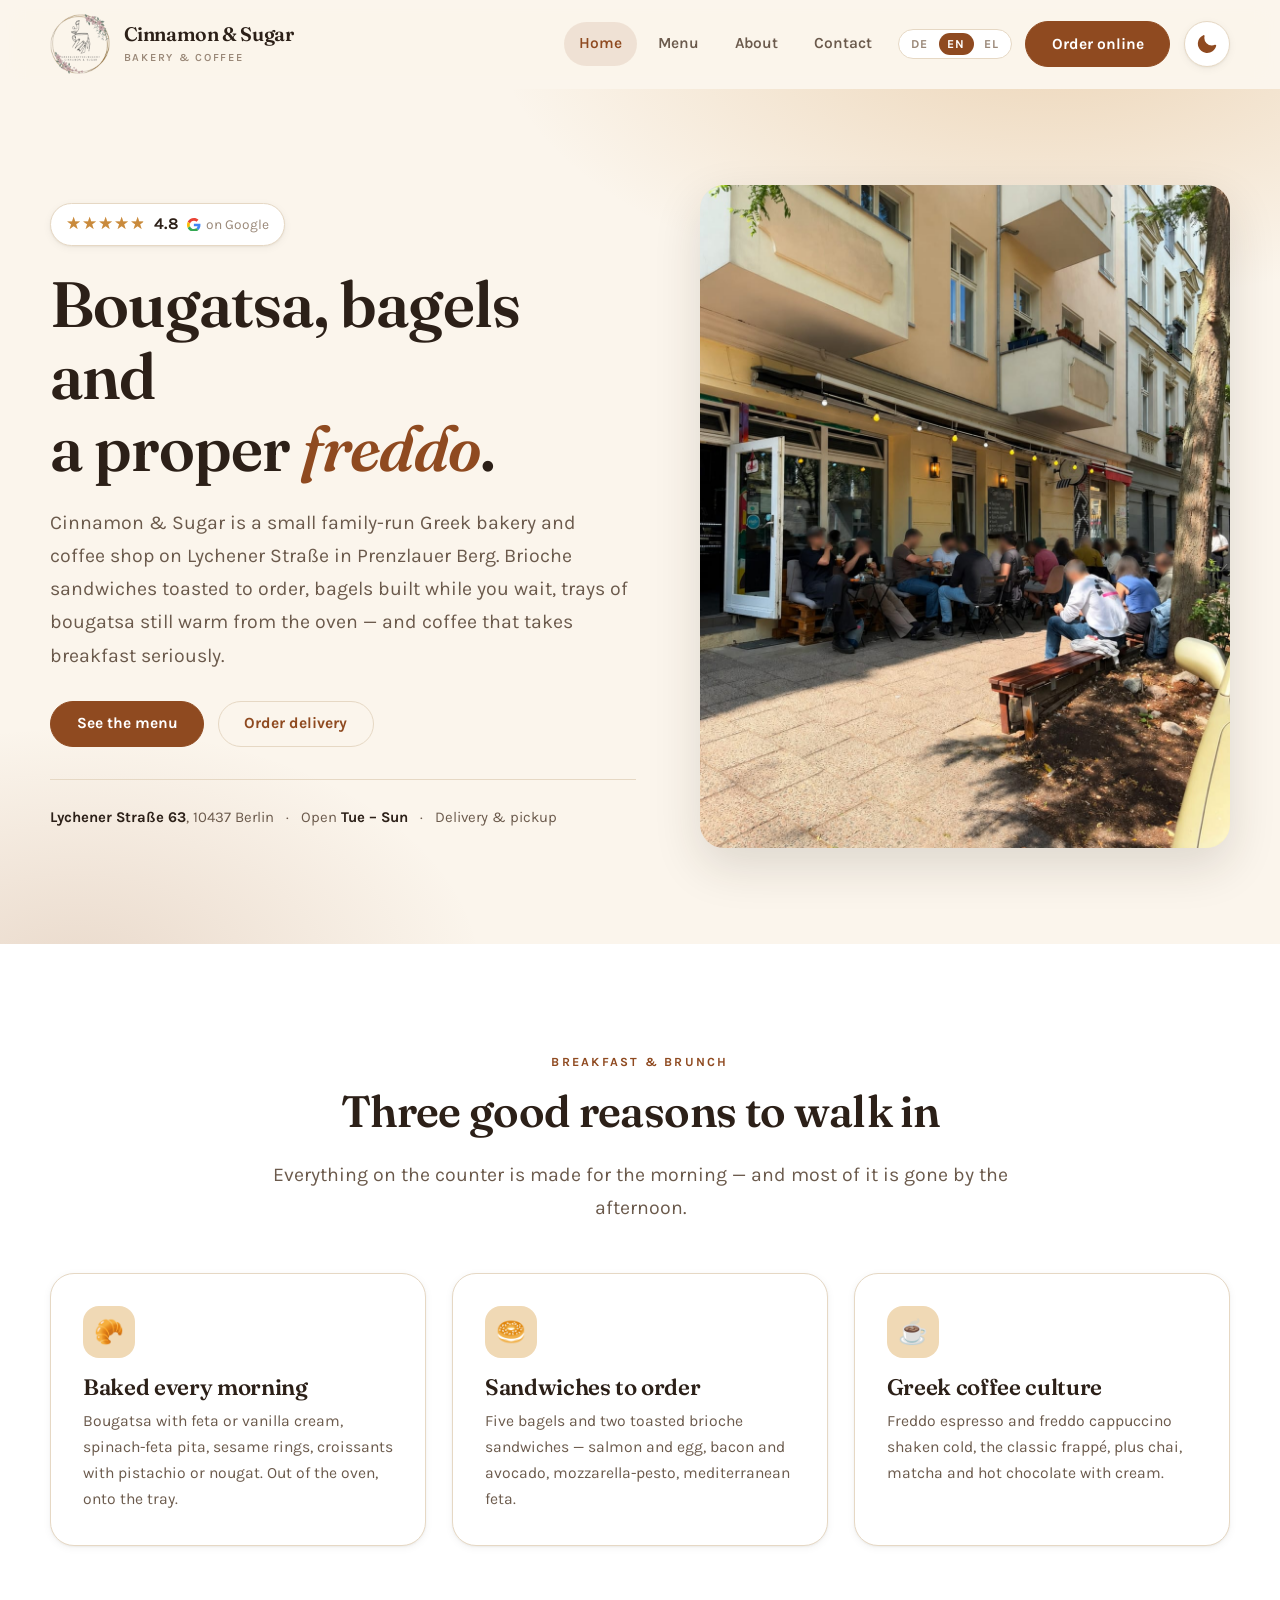
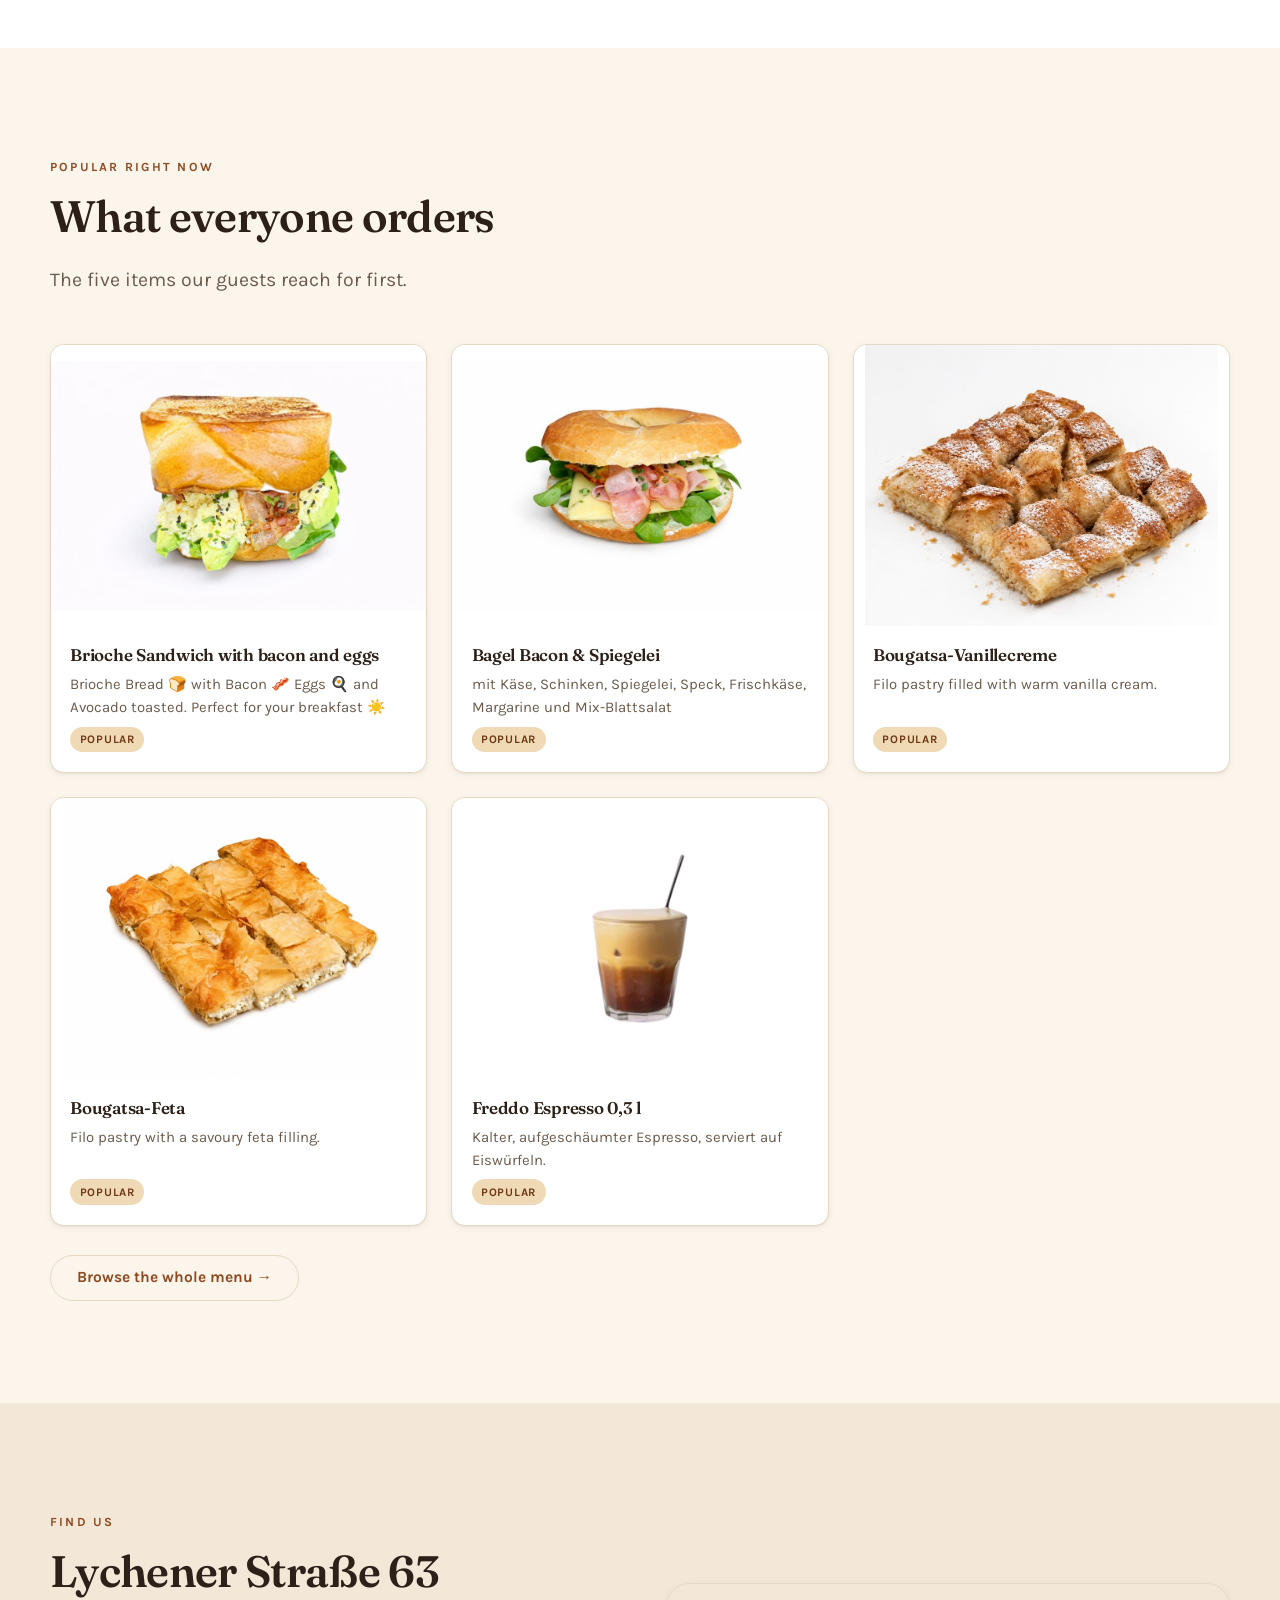
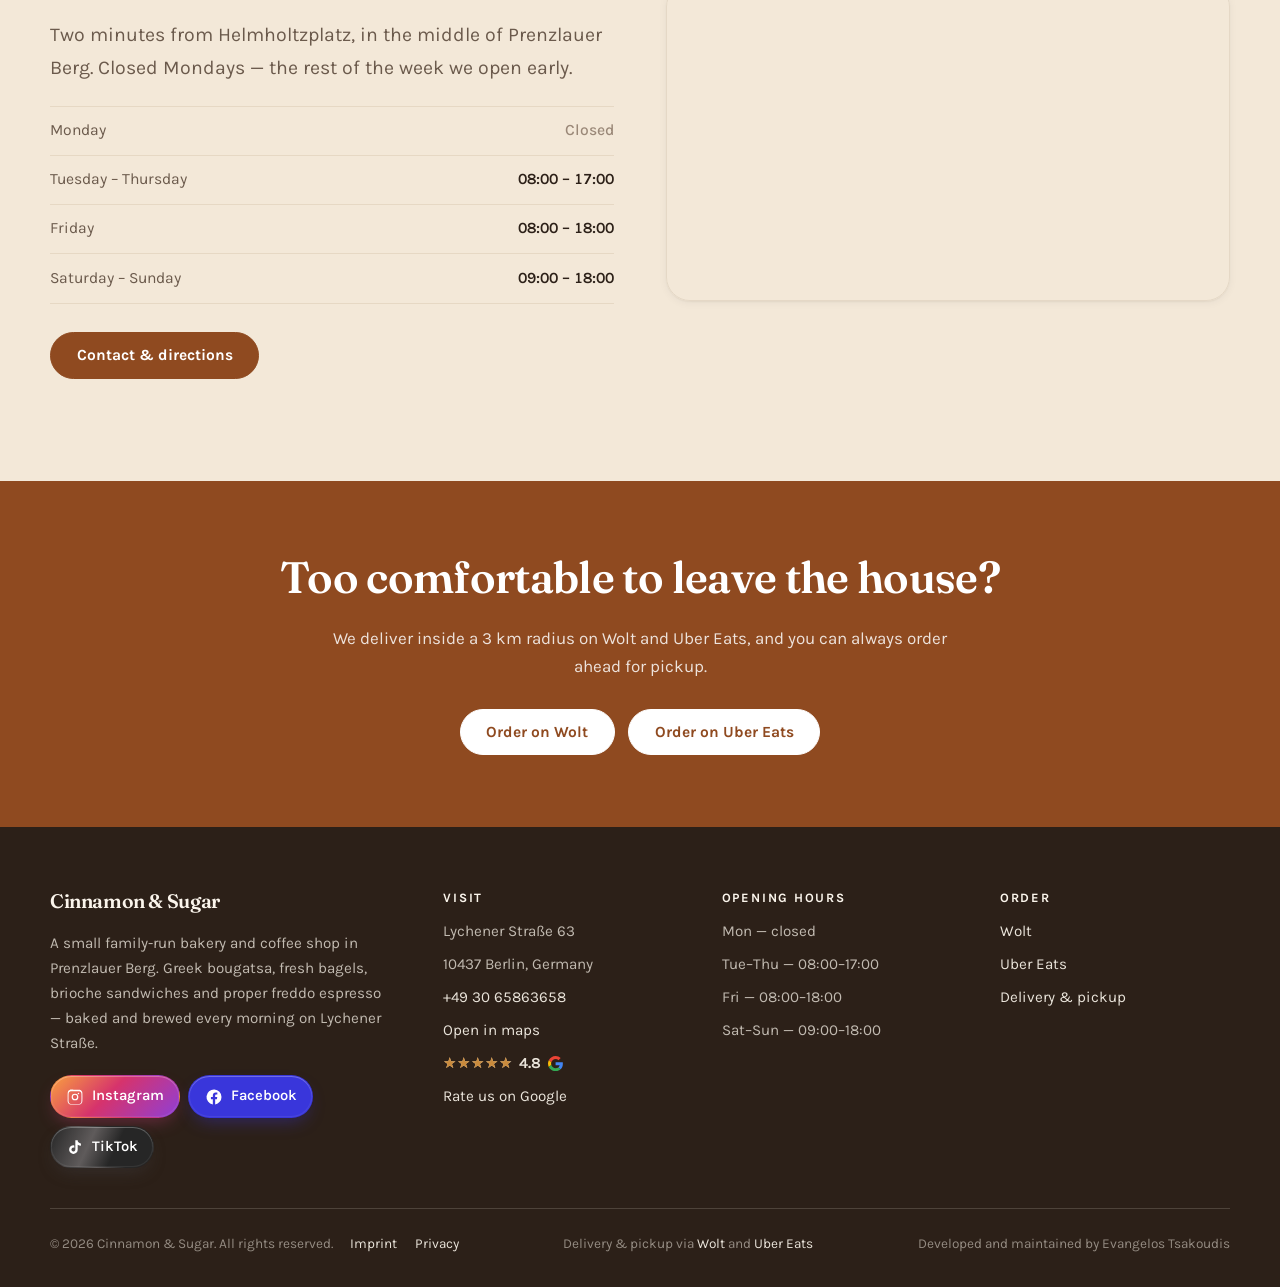
<file: index.html>
<!DOCTYPE html>
<html lang="de">
<head>
  <meta charset="utf-8">
  <meta name="viewport" content="width=device-width, initial-scale=1">

  <title>Cinnamon &amp; Sugar — Bäckerei &amp; Café in Prenzlauer Berg, Berlin</title>
  <meta name="description" content="Kleine familiengeführte griechische Bäckerei mit Café in der Lychener Straße 63, Berlin. Bougatsa, frische Bagels, Brioche-Sandwiches und Freddo Espresso, jeden Morgen frisch.">

  <link rel="canonical" href="https://cinnamon-und-sugar.de/">

  <link rel="icon" type="image/png" href="source/images/favicon.png">


  <link rel="stylesheet" href="source/css/style.css?v=23">

  <script>
    /* Set the theme before first paint. */
    (function () {
      var t = null;
      try { t = localStorage.getItem("cs-theme"); } catch (e) {}
      if (t !== "dark" && t !== "light") {
        t = "light";
        try {
          if (window.matchMedia && matchMedia("(prefers-color-scheme: dark)").matches) t = "dark";
        } catch (e) {}
      }
      document.documentElement.setAttribute("data-theme", t);
    })();
  </script>

  <!-- Cloudflare injects its analytics beacon at the edge. -->
</head>
<body>
<!-- build:content -->
<!-- Shared layout. Placeholders inside comments get substituted too — avoid. -->

<a class="skip-link" href="#main" data-i18n="base.skip-to-content">Zum Inhalt springen</a>

<!-- Sticky navbar -->
<header class="nav" id="site-nav">
  <div class="shell nav__inner">
    <a class="brand" href="/">
      <img class="brand__mark" src="source/images/logo.png" alt=""
           width="60" height="60"
           data-src-light="source/images/logo.png"
           data-src-dark="source/images/logo-dark.png">
      <span>
        <span class="brand__name" data-i18n="base.cinnamon-and-sugar">Cinnamon &amp; Sugar</span>
        <span class="brand__tag" data-i18n="base.bakery-and-coffee">Bäckerei &amp; Café</span>
      </span>
    </a>

    <button class="nav__toggle" type="button" aria-expanded="false"
            aria-controls="nav-menu" aria-label="Navigation ein- und ausblenden" data-i18n-attr="aria-label:base.toggle-navigation-menu">
        <span></span>
      </button>

    <nav class="nav__menu" id="nav-menu" aria-label="Hauptnavigation" data-i18n-attr="aria-label:base.main">
      <ul class="nav__links">
        <li><a class="nav__link" data-nav="index"   href="/" data-i18n="base.home">Start</a></li>
        <li><a class="nav__link" data-nav="menu"    href="/menu" data-i18n="base.menu">Speisekarte</a></li>
        <li><a class="nav__link" data-nav="about"   href="/about" data-i18n="base.about">Über uns</a></li>
        <li><a class="nav__link" data-nav="contact" href="/contact" data-i18n="base.contact">Kontakt</a></li>
        <li class="lang" role="group" aria-label="Sprache ändern" data-i18n-attr="aria-label:base.change-language">
          <button type="button" class="lang__btn" data-lang="de" aria-pressed="false" data-i18n="base.de">DE</button>
          <button type="button" class="lang__btn" data-lang="en" aria-pressed="false" data-i18n="base.en">EN</button>
          <button type="button" class="lang__btn" data-lang="el" aria-pressed="false" data-i18n="base.el">EL</button>
        </li>
        <li>
          <a class="btn nav__cta" href="/contact#order" data-i18n="base.order-online">Online bestellen</a>
        </li>
        <li>
          <button class="theme-toggle" type="button" aria-pressed="false"
                  aria-label="Switch to dark mode">
            <svg class="theme-toggle__icon" width="22" height="22" viewBox="0 0 24 24"
                 aria-hidden="true" focusable="false"><path d="M21.64 13a1 1 0 0 0-1.05-.14 8.05 8.05 0 0 1-3.37.73 8.15 8.15 0 0 1-8.14-8.1 8.59 8.59 0 0 1 .25-2A1 1 0 0 0 8 2.36a10.14 10.14 0 1 0 14 11.69 1 1 0 0 0-.36-1.05Z"/></svg>
          </button>
        </li>
      </ul>
    </nav>
  </div>
</header>

<!-- Page content -->
<main id="main">
  <!-- title: Cinnamon & Sugar — Bakery & Coffee in Prenzlauer Berg, Berlin -->

<!-- Hero -->
<section class="hero">
  <div class="shell hero__grid">
    <div>
      <a class="rating" href="https://www.google.com/maps/place/?q=place_id:ChIJx-7WQQdNqEcR4ydxGbEwr3Q"
         target="_blank" rel="noopener"
         aria-label="4,8 von 5 auf Google" data-i18n-attr="aria-label:common.4-8-out-of-5-on-google">
        <span class="rating__stars" data-fill="96" aria-hidden="true"></span>
        <span class="rating__score" data-i18n="common.google-score">4,8</span>
        <span class="rating__count"></span>
        <span class="rating__source"><svg class="g-mark" viewBox="0 0 48 48" aria-hidden="true" focusable="false"><path fill="#ea4335" d="M24 9.5c3.54 0 6.71 1.22 9.21 3.6l6.85-6.85C35.9 2.38 30.47 0 24 0 14.62 0 6.51 5.38 2.56 13.22l7.98 6.19C12.43 13.72 17.74 9.5 24 9.5Z"/><path fill="#4285f4" d="M46.98 24.55c0-1.57-.15-3.09-.38-4.55H24v9.02h12.94c-.58 2.96-2.26 5.48-4.78 7.18l7.73 6c4.51-4.18 7.09-10.36 7.09-17.65Z"/><path fill="#fbbc05" d="M10.53 28.59c-.48-1.45-.76-2.99-.76-4.59s.27-3.14.76-4.59l-7.98-6.19C.92 16.46 0 20.12 0 24c0 3.88.92 7.54 2.56 10.78l7.97-6.19Z"/><path fill="#34a853" d="M24 48c6.48 0 11.93-2.13 15.89-5.81l-7.73-6c-2.15 1.45-4.92 2.3-8.16 2.3-6.26 0-11.57-4.22-13.47-9.91l-7.98 6.19C6.51 42.62 14.62 48 24 48Z"/></svg><span data-i18n="common.on-google">auf Google</span></span>
      </a>

      <h1 class="hero__title" data-i18n-html="index.bougatsa-bagels-and-a-proper-freddo">Bougatsa, Bagels und<br> ein richtiger <em>Freddo</em>.</h1>

      <p class="lede" data-i18n="index.cinnamon-and-sugar-is-a-small">Cinnamon &amp; Sugar ist eine kleine familiengeführte griechische Bäckerei mit Café in der Lychener Straße in Prenzlauer Berg. Brioche-Sandwiches frisch getoastet, Bagels frisch belegt, Bleche mit Bougatsa noch warm aus dem Ofen — und Kaffee, der das Frühstück ernst nimmt.</p>

      <div class="btn-row">
        <a class="btn" href="/menu" data-i18n="common.see-the-menu">Zur Speisekarte</a>
        <a class="btn btn--ghost" href="/contact#order" data-i18n="common.order-delivery">Lieferung bestellen</a>
      </div>

      <p class="hero__meta">
        <span data-i18n-html="index.lychener-strasse-63-10437-berlin"><strong>Lychener Straße 63</strong>, 10437 Berlin</span>
        <span>·</span>
        <span data-i18n-html="index.open-tue-sun">Geöffnet <strong>Di – So</strong></span>
        <span>·</span>
        <span data-i18n="common.delivery-and-pickup">Lieferung &amp; Abholung</span>
      </p>
    </div>

    <!-- Swap the background for a real shopfront photo when you have one. -->
    <div class="hero__art item-photo" data-placeholder="Foto des Ladens" data-i18n-attr="data-placeholder:index.shopfront-photo">
      <img src="source/images/shopfront.jpg" alt="Der Laden von Cinnamon &amp; Sugar in der Lychener Straße" data-i18n-attr="alt:index.the-cinnamon-and-sugar-shopfront-on">
    </div>
  </div>
</section>

<!-- What we do -->
<section class="section section--paper">
  <div class="shell">
    <div class="section-head section-head--center">
      <span class="eyebrow" data-i18n="common.breakfast-and-brunch">Frühstück &amp; Brunch</span>
      <h2 data-i18n="index.three-good-reasons-to-walk-in">Drei gute Gründe hereinzukommen</h2>
      <p class="lede" data-i18n="index.everything-on-the-counter-is-made">Alles in der Auslage ist für den Morgen gemacht — und das meiste ist bis zum Nachmittag weg.</p>
    </div>

    <div class="grid grid--3">
      <article class="card">
        <div class="card__icon" aria-hidden="true">🥐</div>
        <h3 data-i18n="index.baked-every-morning">Jeden Morgen frisch gebacken</h3>
        <p data-i18n="index.bougatsa-with-feta-or-vanilla-cream">Bougatsa mit Feta oder Vanillecreme, Spinat-Feta-Pita, Sesamringe, Croissants mit Pistazie oder Nougat. Aus dem Ofen, direkt aufs Blech.</p>
      </article>

      <article class="card">
        <div class="card__icon" aria-hidden="true">🥯</div>
        <h3 data-i18n="index.sandwiches-to-order">Sandwiches auf Bestellung</h3>
        <p data-i18n="index.five-bagels-and-two-toasted-brioche">Fünf Bagels und zwei getoastete Brioche-Sandwiches — Lachs und Ei, Speck und Avocado, Mozzarella-Pesto, mediterran mit Feta.</p>
      </article>

      <article class="card">
        <div class="card__icon" aria-hidden="true">☕</div>
        <h3 data-i18n="index.greek-coffee-culture">Griechische Kaffeekultur</h3>
        <p data-i18n="index.freddo-espresso-and-freddo-cappuccino-shaken">Freddo Espresso und Freddo Cappuccino kalt aufgeschäumt, der klassische Frappé, dazu Chai, Matcha und heiße Schokolade mit Sahne.</p>
      </article>
    </div>
  </div>
</section>

<!-- Guest favourites -->
<section class="section">
  <div class="shell">
    <div class="section-head">
      <span class="eyebrow" data-i18n="index.popular-right-now">Gerade beliebt</span>
      <h2 data-i18n="index.what-everyone-orders">Was alle bestellen</h2>
      <p class="lede" data-i18n="index.the-five-items-our-guests-reach">Die fünf Dinge, nach denen unsere Gäste zuerst greifen.</p>
    </div>

    <div class="menu-grid">
      <article class="menu-item">
        <div class="item-photo" data-placeholder="Foto folgt" data-i18n-attr="data-placeholder:common.photo-coming-soon">
          <img src="source/images/menu/brioche-sandwich-with-bacon-and-eggs.jpg"
               alt="Brioche Sandwich with bacon and eggs" loading="lazy">
        </div>
        <div class="menu-item__body">
          <h3 class="menu-item__name">Brioche Sandwich with bacon and eggs</h3>
          <p class="menu-item__desc">Brioche Bread 🍞 with Bacon 🥓 Eggs 🍳 and Avocado toasted. Perfect for your breakfast ☀️</p>
          <span class="tag" data-i18n="common.popular">Beliebt</span>
        </div>
      </article>

      <article class="menu-item">
        <div class="item-photo" data-placeholder="Foto folgt" data-i18n-attr="data-placeholder:common.photo-coming-soon">
          <img src="source/images/menu/bagel-bacon-and-spiegelei.jpg"
               alt="Bagel Bacon &amp; Spiegelei" loading="lazy">
        </div>
        <div class="menu-item__body">
          <h3 class="menu-item__name">Bagel Bacon &amp; Spiegelei</h3>
          <p class="menu-item__desc">mit Käse, Schinken, Spiegelei, Speck, Frischkäse, Margarine und Mix-Blattsalat</p>
          <span class="tag" data-i18n="common.popular">Beliebt</span>
        </div>
      </article>

      <article class="menu-item">
        <div class="item-photo" data-placeholder="Foto folgt" data-i18n-attr="data-placeholder:common.photo-coming-soon">
          <img src="source/images/menu/bougatsa-vanillecreme.jpg"
               alt="Bougatsa-Vanillecreme" loading="lazy">
        </div>
        <div class="menu-item__body">
          <h3 class="menu-item__name">Bougatsa-Vanillecreme</h3>
          <p class="menu-item__desc">Filo pastry filled with warm vanilla cream.</p>
          <span class="tag" data-i18n="common.popular">Beliebt</span>
        </div>
      </article>

      <article class="menu-item">
        <div class="item-photo" data-placeholder="Foto folgt" data-i18n-attr="data-placeholder:common.photo-coming-soon">
          <img src="source/images/menu/bougatsa-feta.jpg"
               alt="Bougatsa-Feta" loading="lazy">
        </div>
        <div class="menu-item__body">
          <h3 class="menu-item__name">Bougatsa-Feta</h3>
          <p class="menu-item__desc">Filo pastry with a savoury feta filling.</p>
          <span class="tag" data-i18n="common.popular">Beliebt</span>
        </div>
      </article>

      <article class="menu-item">
        <div class="item-photo" data-placeholder="Foto folgt" data-i18n-attr="data-placeholder:common.photo-coming-soon">
          <img src="source/images/menu/freddo-espresso-0-3-l.jpg"
               alt="Freddo Espresso 0,3 l" loading="lazy">
        </div>
        <div class="menu-item__body">
          <h3 class="menu-item__name">Freddo Espresso 0,3 l</h3>
          <p class="menu-item__desc">Kalter, aufgeschäumter Espresso, serviert auf Eiswürfeln.</p>
          <span class="tag" data-i18n="common.popular">Beliebt</span>
        </div>
      </article>
    </div>

    <div class="btn-row">
      <a class="btn btn--ghost" href="/menu" data-i18n="index.browse-the-whole-menu">Zur ganzen Speisekarte →</a>
    </div>
  </div>
</section>

<!-- Find us -->
<section class="section section--cream">
  <div class="shell split">
    <div>
      <span class="eyebrow" data-i18n="index.find-us">So findest du uns</span>
      <h2 data-i18n="common.lychener-strasse-63">Lychener Straße 63</h2>
      <p class="lede" data-i18n="index.two-minutes-from-helmholtzplatz-in-the">Zwei Minuten vom Helmholtzplatz, mitten in Prenzlauer Berg. Montags Ruhetag — sonst öffnen wir früh.</p>

      <dl class="hours">
        <div class="hours__row hours__row--closed">
          <dt data-i18n="common.monday">Montag</dt><dd data-i18n="common.closed">Ruhetag</dd>
        </div>
        <div class="hours__row">
          <dt data-i18n="index.tuesday-thursday">Dienstag – Donnerstag</dt><dd>08:00 – 17:00</dd>
        </div>
        <div class="hours__row">
          <dt data-i18n="common.friday">Freitag</dt><dd>08:00 – 18:00</dd>
        </div>
        <div class="hours__row">
          <dt data-i18n="index.saturday-sunday">Samstag – Sonntag</dt><dd>09:00 – 18:00</dd>
        </div>
      </dl>

      <div class="btn-row">
        <a class="btn" href="/contact" data-i18n="index.contact-and-directions">Kontakt &amp; Anfahrt</a>
      </div>
    </div>

    <iframe
      class="map"
      title="Karte mit Cinnamon &amp; Sugar in der Lychener Straße 63, Berlin"
      loading="lazy"
      src="https://www.openstreetmap.org/export/embed.html?bbox=13.4132%2C52.5425%2C13.4253%2C52.5485&amp;layer=mapnik&amp;marker=52.5455117%2C13.4192466" data-i18n-attr="title:common.map-showing-cinnamon-and-sugar-at"></iframe>
  </div>
</section>

<!-- CTA -->
<section class="cta">
  <div class="shell">
    <h2 data-i18n="index.too-comfortable-to-leave-the-house">Zu gemütlich, um das Haus zu verlassen?</h2>
    <p data-i18n="index.we-deliver-inside-a-3-km">Wir liefern im Umkreis von 3 km über Wolt und Uber Eats — und du kannst jederzeit vorbestellen und abholen.</p>
    <div class="btn-row">
      <a class="btn btn--light" href="https://wolt.com/de/deu/berlin/restaurant/cinnamon-sugar"
         target="_blank" rel="noopener" data-i18n="common.order-on-wolt">Auf Wolt bestellen</a>
      <a class="btn btn--light" href="https://www.ubereats.com/de-en/store/coffee-%26-bakery-cinnamon-and-sugar/b0k5kIpiRRClQ3yqFfLjxg"
         target="_blank" rel="noopener" data-i18n="common.order-on-uber-eats">Auf Uber Eats bestellen</a>
    </div>
  </div>
</section>

</main>

<!-- Footer -->
<footer class="footer">
  <div class="shell">
    <div class="footer__grid">
      <div class="footer__brand">
        <span class="brand__name" data-i18n="base.cinnamon-and-sugar">Cinnamon &amp; Sugar</span>
        <p data-i18n="base.a-small-family-run-bakery-and">Eine kleine familiengeführte Bäckerei mit Café in Prenzlauer Berg. Griechische Bougatsa, frische Bagels, Brioche-Sandwiches und richtiger Freddo Espresso — jeden Morgen frisch gebacken und gebrüht in der Lychener Straße.</p>

        <ul class="social">
          <li class="social--brand social--instagram">
            <a href="https://www.instagram.com/greek_coffee_bakery/" target="_blank" rel="noopener"
               aria-label="Cinnamon &amp; Sugar auf Instagram" data-i18n-attr="aria-label:base.cinnamon-and-sugar-on-instagram">
              <svg viewBox="0 0 24 24" aria-hidden="true"><path d="M12 2.2c3.2 0 3.6 0 4.9.07 1.2.05 1.8.25 2.2.42.6.22 1 .48 1.4.9.43.42.7.82.92 1.4.17.42.37 1.05.42 2.24.06 1.28.07 1.66.07 4.88s0 3.6-.07 4.88c-.05 1.2-.25 1.82-.42 2.24-.22.58-.49.98-.91 1.4-.42.42-.82.69-1.4.91-.42.17-1.05.37-2.24.42-1.28.06-1.66.07-4.88.07s-3.6 0-4.88-.07c-1.2-.05-1.82-.25-2.24-.42-.58-.22-.98-.49-1.4-.91-.42-.42-.69-.82-.91-1.4-.17-.42-.37-1.05-.42-2.24C2.21 15.6 2.2 15.22 2.2 12s0-3.6.07-4.88c.05-1.2.25-1.82.42-2.24.22-.58.49-.98.91-1.4.42-.42.82-.69 1.4-.91.42-.17 1.05-.37 2.24-.42C8.4 2.21 8.8 2.2 12 2.2Zm0 1.98c-3.16 0-3.53.01-4.78.07-.9.04-1.39.19-1.71.32-.43.17-.74.37-1.06.69-.32.32-.52.63-.69 1.06-.13.32-.28.81-.32 1.71-.06 1.25-.07 1.62-.07 4.78s.01 3.53.07 4.78c.4.9.19 1.39.32 1.71.17.43.37.74.69 1.06.32.32.63.52 1.06.69.32.13.81.28 1.71.32 1.25.06 1.62.07 4.78.07s3.53-.01 4.78-.07c.9-.04 1.39-.19 1.71-.32.43-.17.74-.37 1.06-.69.32-.32.52-.63.69-1.06.13-.32.28-.81.32-1.71.06-1.25.07-1.62.07-4.78s-.01-3.53-.07-4.78c-.04-.9-.19-1.39-.32-1.71a2.85 2.85 0 0 0-.69-1.06 2.85 2.85 0 0 0-1.06-.69c-.32-.13-.81-.28-1.71-.32-1.25-.06-1.62-.07-4.78-.07Zm0 3.37a4.45 4.45 0 1 1 0 8.9 4.45 4.45 0 0 1 0-8.9Zm0 7.34a2.89 2.89 0 1 0 0-5.78 2.89 2.89 0 0 0 0 5.78Zm5.67-7.54a1.04 1.04 0 1 1-2.08 0 1.04 1.04 0 0 1 2.08 0Z"/></svg>
              Instagram
            </a>
          </li>
          <li class="social--brand social--facebook">
            <a href="https://www.facebook.com/p/Cinnamon-and-Sugar-100090695405160/" target="_blank" rel="noopener"
               aria-label="Cinnamon &amp; Sugar auf Facebook" data-i18n-attr="aria-label:base.cinnamon-and-sugar-on-facebook">
              <svg viewBox="0 0 24 24" aria-hidden="true"><path d="M22 12a10 10 0 1 0-11.56 9.88v-6.99H7.9V12h2.54V9.8c0-2.5 1.49-3.89 3.77-3.89 1.1 0 2.24.2 2.24.2v2.46h-1.26c-1.24 0-1.63.77-1.63 1.56V12h2.78l-.44 2.89h-2.34v6.99A10 10 0 0 0 22 12Z"/></svg>
              Facebook
            </a>
          </li>
          <li class="social--brand social--tiktok">
            <a href="https://www.tiktok.com/@cinnamon.and.suga8" target="_blank" rel="noopener"
               aria-label="Cinnamon &amp; Sugar auf TikTok" data-i18n-attr="aria-label:base.cinnamon-and-sugar-on-tiktok">
              <svg viewBox="0 0 24 24" aria-hidden="true"><path d="M16.6 5.82A4.28 4.28 0 0 1 15.54 3h-3.09v12.4a2.59 2.59 0 0 1-4.66 1.55 2.59 2.59 0 0 1 3.3-3.84v-3.2a5.72 5.72 0 1 0 4.51 5.59V9.01a7.35 7.35 0 0 0 4.3 1.38V7.3a4.29 4.29 0 0 1-3.3-1.48Z"/></svg>
              TikTok
            </a>
          </li>
        </ul>
      </div>

      <div>
        <h4 data-i18n="base.visit">Besuch</h4>
        <ul>
          <li data-i18n="common.lychener-strasse-63">Lychener Straße 63</li>
          <li data-i18n="base.10437-berlin-germany">10437 Berlin, Deutschland</li>
          <li><a href="tel:+493065863658">+49 30 65863658</a></li>
          <li>
            <a href="https://www.openstreetmap.org/?mlat=52.5455117&amp;mlon=13.4192466#map=18/52.5455117/13.4192466"
               target="_blank" rel="noopener" data-i18n="base.open-in-maps">In Karten öffnen</a>
          </li>
          <li class="footer-rating">
            <span class="rating__stars" data-fill="96" aria-hidden="true"></span>
            <span class="footer-rating__score" data-i18n="common.google-score">4,8</span>
            <svg class="g-mark" viewBox="0 0 48 48" aria-hidden="true" focusable="false"><path fill="#ea4335" d="M24 9.5c3.54 0 6.71 1.22 9.21 3.6l6.85-6.85C35.9 2.38 30.47 0 24 0 14.62 0 6.51 5.38 2.56 13.22l7.98 6.19C12.43 13.72 17.74 9.5 24 9.5Z"/><path fill="#4285f4" d="M46.98 24.55c0-1.57-.15-3.09-.38-4.55H24v9.02h12.94c-.58 2.96-2.26 5.48-4.78 7.18l7.73 6c4.51-4.18 7.09-10.36 7.09-17.65Z"/><path fill="#fbbc05" d="M10.53 28.59c-.48-1.45-.76-2.99-.76-4.59s.27-3.14.76-4.59l-7.98-6.19C.92 16.46 0 20.12 0 24c0 3.88.92 7.54 2.56 10.78l7.97-6.19Z"/><path fill="#34a853" d="M24 48c6.48 0 11.93-2.13 15.89-5.81l-7.73-6c-2.15 1.45-4.92 2.3-8.16 2.3-6.26 0-11.57-4.22-13.47-9.91l-7.98 6.19C6.51 42.62 14.62 48 24 48Z"/></svg>
          </li>
          <li>
            <a href="https://g.page/r/CeMncRmxMK90EBE/review" target="_blank" rel="noopener"
               data-i18n="common.rate-us-on-google">Bewerte uns auf Google</a>
          </li>
        </ul>
      </div>

      <div>
        <h4 data-i18n="common.opening-hours">Öffnungszeiten</h4>
        <ul>
          <li data-i18n="base.mon-closed">Mo — Ruhetag</li>
          <li data-i18n="base.tue-thu-08-00-17-00">Di–Do — 08:00–17:00</li>
          <li data-i18n="base.fri-08-00-18-00">Fr — 08:00–18:00</li>
          <li data-i18n="base.sat-sun-09-00-18-00">Sa–So — 09:00–18:00</li>
        </ul>
      </div>

      <div>
        <h4 data-i18n="base.order">Bestellen</h4>
        <ul>
          <li><a href="https://wolt.com/de/deu/berlin/restaurant/cinnamon-sugar" target="_blank" rel="noopener" data-i18n="common.wolt">Wolt</a></li>
          <li><a href="https://www.ubereats.com/de-en/store/coffee-%26-bakery-cinnamon-and-sugar/b0k5kIpiRRClQ3yqFfLjxg" target="_blank" rel="noopener" data-i18n="common.uber-eats">Uber Eats</a></li>
          <li><a href="/contact#order" data-i18n="common.delivery-and-pickup">Lieferung &amp; Abholung</a></li>
        </ul>
      </div>
    </div>

    <div class="footer__bar">
      <span data-i18n-skip>
        <span data-i18n="base.year-cinnamon-and-sugar-all-rights">© 2026 Cinnamon &amp; Sugar. Alle Rechte vorbehalten.</span>
        <a class="footer__legal" href="/impressum" data-i18n="base.impressum">Impressum</a>
        <a class="footer__legal" href="/datenschutz" data-i18n="base.privacy">Datenschutz</a>
      </span>
      <span data-i18n-skip>
        <span data-i18n="base.delivery-and-pickup-via">Lieferung &amp; Abholung über</span>
        <a href="https://wolt.com/de/deu/berlin/restaurant/cinnamon-sugar" target="_blank" rel="noopener" data-i18n="common.wolt">Wolt</a>
        <span data-i18n="base.and">und</span>
        <a href="https://www.ubereats.com/de-en/store/coffee-%26-bakery-cinnamon-and-sugar/b0k5kIpiRRClQ3yqFfLjxg" target="_blank" rel="noopener" data-i18n="common.uber-eats">Uber Eats</a>
      </span>
      <span data-i18n-skip>
        <span data-i18n="base.developed-and-maintained-by">Entwickelt und betreut von</span>
        Evangelos Tsakoudis
      </span>
    </div>
  </div>
</footer>

<!-- /build:content -->
  <script src="source/js/template.js?v=23" data-page="index" data-root="source/"></script>
</body>
</html>
</file>
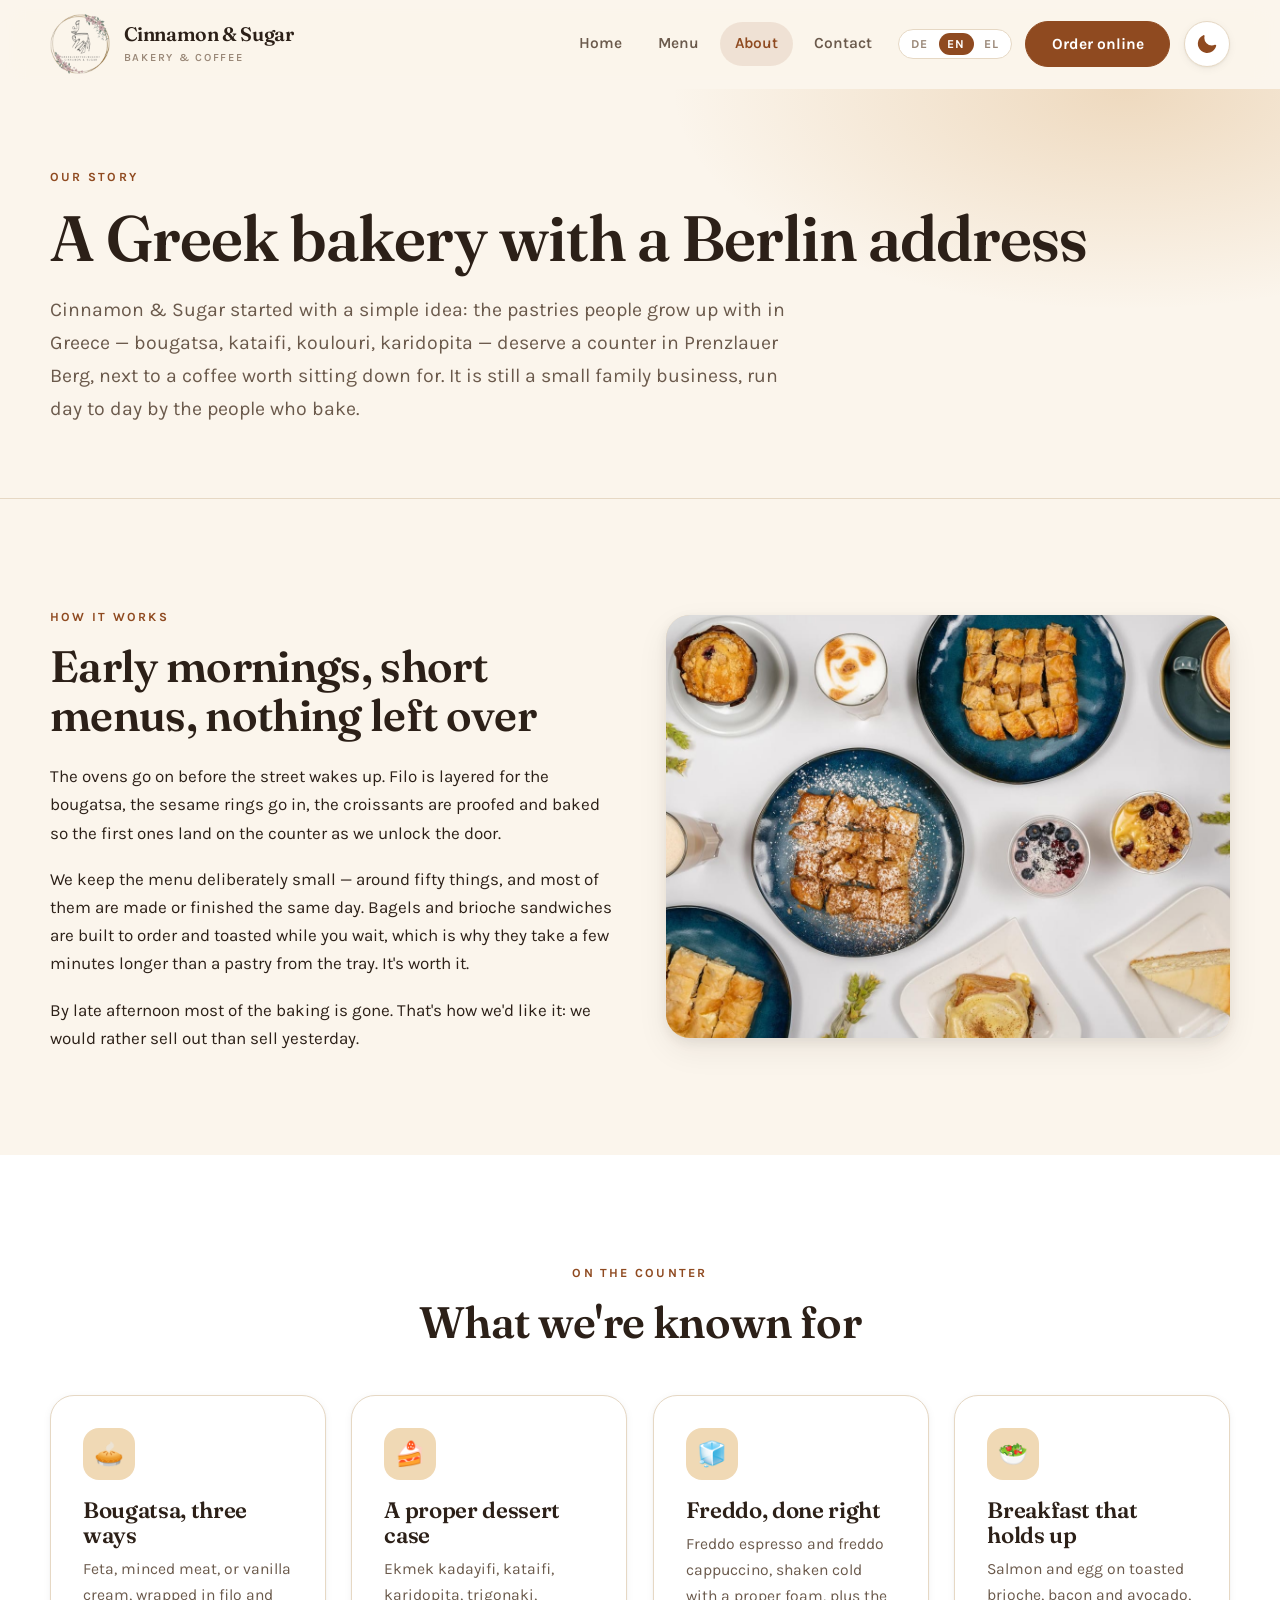
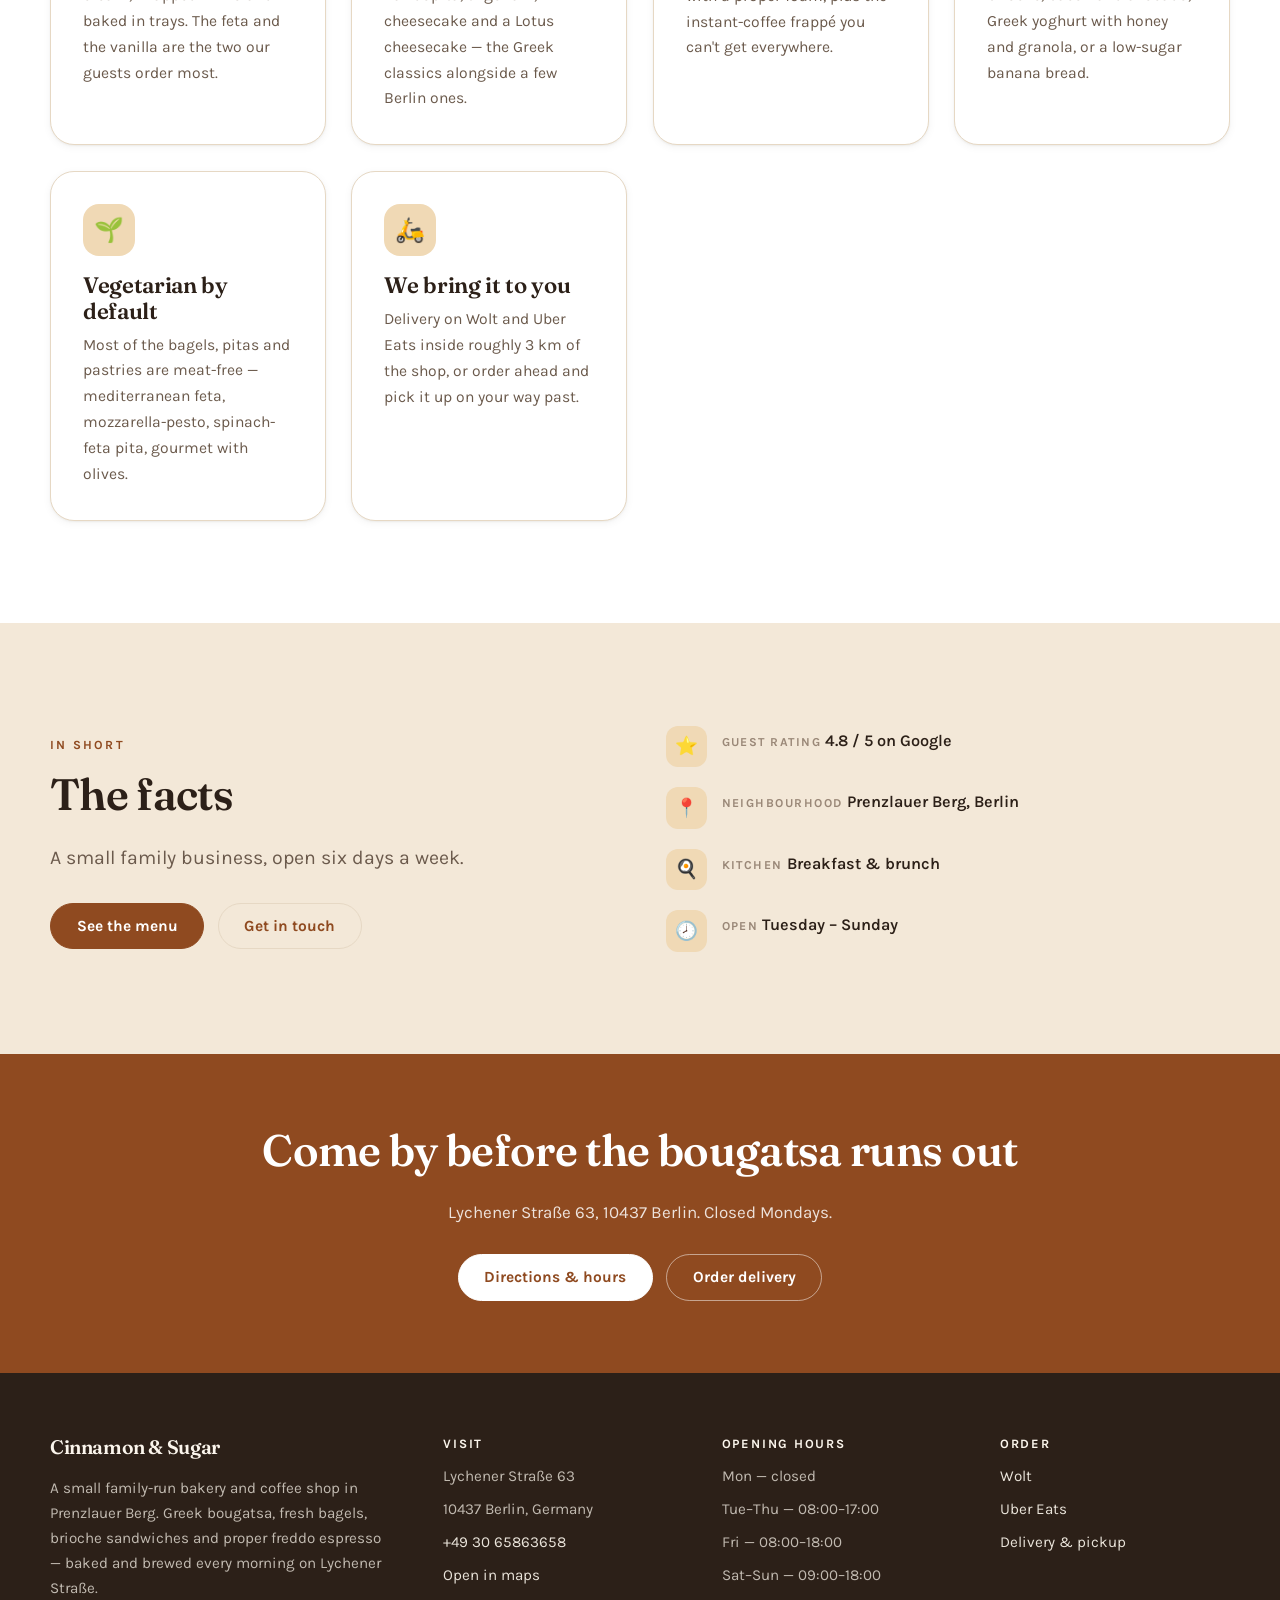
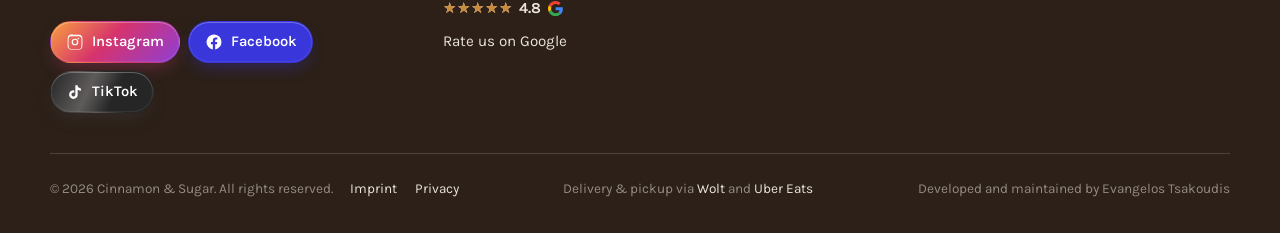
<file: about.html>
<!DOCTYPE html>
<html lang="de">
<head>
  <meta charset="utf-8">
  <meta name="viewport" content="width=device-width, initial-scale=1">

  <title>Über uns — Cinnamon &amp; Sugar</title>
  <meta name="description" content="Die Geschichte von Cinnamon &amp; Sugar, einer kleinen familiengeführten griechischen Bäckerei mit Café in Prenzlauer Berg, Berlin.">

  <link rel="canonical" href="https://cinnamon-und-sugar.de/about">

  <link rel="icon" type="image/png" href="source/images/favicon.png">


  <link rel="stylesheet" href="source/css/style.css?v=23">

  <script>
    /* Set the theme before first paint. */
    (function () {
      var t = null;
      try { t = localStorage.getItem("cs-theme"); } catch (e) {}
      if (t !== "dark" && t !== "light") {
        t = "light";
        try {
          if (window.matchMedia && matchMedia("(prefers-color-scheme: dark)").matches) t = "dark";
        } catch (e) {}
      }
      document.documentElement.setAttribute("data-theme", t);
    })();
  </script>

  <!-- Cloudflare injects its analytics beacon at the edge. -->
</head>
<body>
<!-- build:content -->
<!-- Shared layout. Placeholders inside comments get substituted too — avoid. -->

<a class="skip-link" href="#main" data-i18n="base.skip-to-content">Zum Inhalt springen</a>

<!-- Sticky navbar -->
<header class="nav" id="site-nav">
  <div class="shell nav__inner">
    <a class="brand" href="/">
      <img class="brand__mark" src="source/images/logo.png" alt=""
           width="60" height="60"
           data-src-light="source/images/logo.png"
           data-src-dark="source/images/logo-dark.png">
      <span>
        <span class="brand__name" data-i18n="base.cinnamon-and-sugar">Cinnamon &amp; Sugar</span>
        <span class="brand__tag" data-i18n="base.bakery-and-coffee">Bäckerei &amp; Café</span>
      </span>
    </a>

    <button class="nav__toggle" type="button" aria-expanded="false"
            aria-controls="nav-menu" aria-label="Navigation ein- und ausblenden" data-i18n-attr="aria-label:base.toggle-navigation-menu">
        <span></span>
      </button>

    <nav class="nav__menu" id="nav-menu" aria-label="Hauptnavigation" data-i18n-attr="aria-label:base.main">
      <ul class="nav__links">
        <li><a class="nav__link" data-nav="index"   href="/" data-i18n="base.home">Start</a></li>
        <li><a class="nav__link" data-nav="menu"    href="/menu" data-i18n="base.menu">Speisekarte</a></li>
        <li><a class="nav__link" data-nav="about"   href="/about" data-i18n="base.about">Über uns</a></li>
        <li><a class="nav__link" data-nav="contact" href="/contact" data-i18n="base.contact">Kontakt</a></li>
        <li class="lang" role="group" aria-label="Sprache ändern" data-i18n-attr="aria-label:base.change-language">
          <button type="button" class="lang__btn" data-lang="de" aria-pressed="false" data-i18n="base.de">DE</button>
          <button type="button" class="lang__btn" data-lang="en" aria-pressed="false" data-i18n="base.en">EN</button>
          <button type="button" class="lang__btn" data-lang="el" aria-pressed="false" data-i18n="base.el">EL</button>
        </li>
        <li>
          <a class="btn nav__cta" href="/contact#order" data-i18n="base.order-online">Online bestellen</a>
        </li>
        <li>
          <button class="theme-toggle" type="button" aria-pressed="false"
                  aria-label="Switch to dark mode">
            <svg class="theme-toggle__icon" width="22" height="22" viewBox="0 0 24 24"
                 aria-hidden="true" focusable="false"><path d="M21.64 13a1 1 0 0 0-1.05-.14 8.05 8.05 0 0 1-3.37.73 8.15 8.15 0 0 1-8.14-8.1 8.59 8.59 0 0 1 .25-2A1 1 0 0 0 8 2.36a10.14 10.14 0 1 0 14 11.69 1 1 0 0 0-.36-1.05Z"/></svg>
          </button>
        </li>
      </ul>
    </nav>
  </div>
</header>

<!-- Page content -->
<main id="main">
  <!-- title: About — Cinnamon & Sugar -->

<section class="banner">
  <div class="shell">
    <span class="eyebrow" data-i18n="about.our-story">Unsere Geschichte</span>
    <h1 data-i18n="about.a-greek-bakery-with-a-berlin">Eine griechische Bäckerei mit Berliner Adresse</h1>
    <p class="lede" data-i18n="about.cinnamon-and-sugar-started-with-a">Cinnamon &amp; Sugar begann mit einer einfachen Idee: Das Gebäck, mit dem man in Griechenland aufwächst — Bougatsa, Kataifi, Koulouri, Karidopita — verdient eine Theke in Prenzlauer Berg, dazu einen Kaffee, für den man sich hinsetzt. Bis heute ist es ein kleiner Familienbetrieb, geführt von den Menschen, die selbst backen.</p>
  </div>
</section>

<!-- Story -->
<section class="section">
  <div class="shell split">
    <div>
      <span class="eyebrow" data-i18n="about.how-it-works">Wie es läuft</span>
      <h2 data-i18n="about.early-mornings-short-menus-nothing-left">Frühe Morgen, kleine Karte, nichts bleibt übrig</h2>
      <p data-i18n="about.the-ovens-go-on-before-the">Die Öfen gehen an, bevor die Straße wach wird. Der Filoteig wird für die Bougatsa geschichtet, die Sesamringe kommen hinein, die Croissants gehen auf und werden gebacken — damit die ersten auf der Theke liegen, wenn wir aufschließen.</p>
      <p data-i18n="about.we-keep-the-menu-deliberately-small">Wir halten die Karte bewusst klein — rund fünfzig Dinge, die meisten davon am selben Tag gemacht oder fertiggestellt. Bagels und Brioche-Sandwiches werden frisch belegt und getoastet; deshalb dauern sie ein paar Minuten länger als ein Gebäck vom Blech. Es lohnt sich.</p>
      <p data-i18n="about.by-late-afternoon-most-of-the">Am späten Nachmittag ist das meiste Gebäck weg. Genau so soll es sein: lieber ausverkauft als von gestern.</p>
    </div>

    <!-- Replace with a photo of the counter or the bakers at work. -->
    <div class="frame item-photo" data-placeholder="Foto der Backstube" data-i18n-attr="data-placeholder:about.bakery-photo">
      <img src="source/images/bakery.jpg" alt="In der Backstube von Cinnamon &amp; Sugar" data-i18n-attr="alt:about.inside-the-cinnamon-and-sugar-bakery">
    </div>
  </div>
</section>

<!-- What we're known for -->
<section class="section section--paper">
  <div class="shell">
    <div class="section-head section-head--center">
      <span class="eyebrow" data-i18n="about.on-the-counter">In der Auslage</span>
      <h2 data-i18n="about.what-we-re-known-for">Wofür man uns kennt</h2>
    </div>

    <div class="grid grid--3">
      <article class="card">
        <div class="card__icon" aria-hidden="true">🥧</div>
        <h3 data-i18n="about.bougatsa-three-ways">Bougatsa, dreierlei</h3>
        <p data-i18n="about.feta-minced-meat-or-vanilla-cream">Feta, Hackfleisch oder Vanillecreme, in Filoteig gewickelt und im Blech gebacken. Feta und Vanille bestellen unsere Gäste am häufigsten.</p>
      </article>

      <article class="card">
        <div class="card__icon" aria-hidden="true">🍰</div>
        <h3 data-i18n="about.a-proper-dessert-case">Eine richtige Kuchentheke</h3>
        <p data-i18n="about.ekmek-kadayifi-kataifi-karidopita-trigonaki-cheesecake">Ekmek Kadayifi, Kataifi, Karidopita, Trigonaki, Cheesecake und ein Lotus-Cheesecake — die griechischen Klassiker neben ein paar Berliner Kuchen.</p>
      </article>

      <article class="card">
        <div class="card__icon" aria-hidden="true">🧊</div>
        <h3 data-i18n="about.freddo-done-right">Freddo, richtig gemacht</h3>
        <p data-i18n="about.freddo-espresso-and-freddo-cappuccino-shaken">Freddo Espresso und Freddo Cappuccino, kalt aufgeschäumt mit richtigem Schaum, dazu der klassische Frappé, den es nicht überall gibt.</p>
      </article>

      <article class="card">
        <div class="card__icon" aria-hidden="true">🥗</div>
        <h3 data-i18n="about.breakfast-that-holds-up">Frühstück, das satt macht</h3>
        <p data-i18n="about.salmon-and-egg-on-toasted-brioche">Lachs und Ei auf getoastetem Brioche, Speck und Avocado, griechischer Joghurt mit Honig und Granola oder ein zuckerarmes Bananenbrot.</p>
      </article>

      <article class="card">
        <div class="card__icon" aria-hidden="true">🌱</div>
        <h3 data-i18n="about.vegetarian-by-default">Vegetarisch als Standard</h3>
        <p data-i18n="about.most-of-the-bagels-pitas-and">Die meisten Bagels, Pitas und Gebäcke sind fleischfrei — mediterran mit Feta, Mozzarella-Pesto, Spinat-Feta-Pita, Gourmet mit Oliven.</p>
      </article>

      <article class="card">
        <div class="card__icon" aria-hidden="true">🛵</div>
        <h3 data-i18n="about.we-bring-it-to-you">Wir bringen es dir</h3>
        <p data-i18n="about.delivery-on-wolt-and-uber-eats">Lieferung über Wolt und Uber Eats im Umkreis von rund 3 km, oder vorbestellen und im Vorbeigehen abholen.</p>
      </article>
    </div>
  </div>
</section>

<!-- Numbers -->
<section class="section section--cream">
  <div class="shell split">
    <div>
      <span class="eyebrow" data-i18n="about.in-short">Kurz gesagt</span>
      <h2 data-i18n="about.the-facts">Die Fakten</h2>
      <p class="lede" data-i18n="about.a-small-family-business-open-six">Ein kleiner Familienbetrieb, sechs Tage die Woche geöffnet.</p>
      <div class="btn-row">
        <a class="btn" href="/menu" data-i18n="common.see-the-menu">Zur Speisekarte</a>
        <a class="btn btn--ghost" href="/contact" data-i18n="about.get-in-touch">Kontakt aufnehmen</a>
      </div>
    </div>

    <ul class="detail-list">
      <li>
        <span class="ico" aria-hidden="true">⭐</span>
        <div>
          <span class="label" data-i18n="about.guest-rating">Gästebewertung</span>
          <span class="value" data-i18n="about.4-8-5-on-google">4,8 / 5 auf Google</span>
        </div>
      </li>
      <li>
        <span class="ico" aria-hidden="true">📍</span>
        <div>
          <span class="label" data-i18n="about.neighbourhood">Kiez</span>
          <span class="value" data-i18n="about.prenzlauer-berg-berlin">Prenzlauer Berg, Berlin</span>
        </div>
      </li>
      <li>
        <span class="ico" aria-hidden="true">🍳</span>
        <div>
          <span class="label" data-i18n="about.kitchen">Küche</span>
          <span class="value" data-i18n="common.breakfast-and-brunch">Frühstück &amp; Brunch</span>
        </div>
      </li>
      <li>
        <span class="ico" aria-hidden="true">🕗</span>
        <div>
          <span class="label" data-i18n="about.open">Geöffnet</span>
          <span class="value" data-i18n="about.tuesday-sunday">Dienstag – Sonntag</span>
        </div>
      </li>
    </ul>
  </div>
</section>

<section class="cta">
  <div class="shell">
    <h2 data-i18n="about.come-by-before-the-bougatsa-runs">Komm vorbei, bevor die Bougatsa alle ist</h2>
    <p data-i18n="about.lychener-strasse-63-10437-berlin-closed">Lychener Straße 63, 10437 Berlin. Montags Ruhetag.</p>
    <div class="btn-row">
      <a class="btn btn--light" href="/contact" data-i18n="about.directions-and-hours">Anfahrt &amp; Öffnungszeiten</a>
      <a class="btn btn--ghost" href="/contact#order" data-i18n="common.order-delivery">Lieferung bestellen</a>
    </div>
  </div>
</section>

</main>

<!-- Footer -->
<footer class="footer">
  <div class="shell">
    <div class="footer__grid">
      <div class="footer__brand">
        <span class="brand__name" data-i18n="base.cinnamon-and-sugar">Cinnamon &amp; Sugar</span>
        <p data-i18n="base.a-small-family-run-bakery-and">Eine kleine familiengeführte Bäckerei mit Café in Prenzlauer Berg. Griechische Bougatsa, frische Bagels, Brioche-Sandwiches und richtiger Freddo Espresso — jeden Morgen frisch gebacken und gebrüht in der Lychener Straße.</p>

        <ul class="social">
          <li class="social--brand social--instagram">
            <a href="https://www.instagram.com/greek_coffee_bakery/" target="_blank" rel="noopener"
               aria-label="Cinnamon &amp; Sugar auf Instagram" data-i18n-attr="aria-label:base.cinnamon-and-sugar-on-instagram">
              <svg viewBox="0 0 24 24" aria-hidden="true"><path d="M12 2.2c3.2 0 3.6 0 4.9.07 1.2.05 1.8.25 2.2.42.6.22 1 .48 1.4.9.43.42.7.82.92 1.4.17.42.37 1.05.42 2.24.06 1.28.07 1.66.07 4.88s0 3.6-.07 4.88c-.05 1.2-.25 1.82-.42 2.24-.22.58-.49.98-.91 1.4-.42.42-.82.69-1.4.91-.42.17-1.05.37-2.24.42-1.28.06-1.66.07-4.88.07s-3.6 0-4.88-.07c-1.2-.05-1.82-.25-2.24-.42-.58-.22-.98-.49-1.4-.91-.42-.42-.69-.82-.91-1.4-.17-.42-.37-1.05-.42-2.24C2.21 15.6 2.2 15.22 2.2 12s0-3.6.07-4.88c.05-1.2.25-1.82.42-2.24.22-.58.49-.98.91-1.4.42-.42.82-.69 1.4-.91.42-.17 1.05-.37 2.24-.42C8.4 2.21 8.8 2.2 12 2.2Zm0 1.98c-3.16 0-3.53.01-4.78.07-.9.04-1.39.19-1.71.32-.43.17-.74.37-1.06.69-.32.32-.52.63-.69 1.06-.13.32-.28.81-.32 1.71-.06 1.25-.07 1.62-.07 4.78s.01 3.53.07 4.78c.4.9.19 1.39.32 1.71.17.43.37.74.69 1.06.32.32.63.52 1.06.69.32.13.81.28 1.71.32 1.25.06 1.62.07 4.78.07s3.53-.01 4.78-.07c.9-.04 1.39-.19 1.71-.32.43-.17.74-.37 1.06-.69.32-.32.52-.63.69-1.06.13-.32.28-.81.32-1.71.06-1.25.07-1.62.07-4.78s-.01-3.53-.07-4.78c-.04-.9-.19-1.39-.32-1.71a2.85 2.85 0 0 0-.69-1.06 2.85 2.85 0 0 0-1.06-.69c-.32-.13-.81-.28-1.71-.32-1.25-.06-1.62-.07-4.78-.07Zm0 3.37a4.45 4.45 0 1 1 0 8.9 4.45 4.45 0 0 1 0-8.9Zm0 7.34a2.89 2.89 0 1 0 0-5.78 2.89 2.89 0 0 0 0 5.78Zm5.67-7.54a1.04 1.04 0 1 1-2.08 0 1.04 1.04 0 0 1 2.08 0Z"/></svg>
              Instagram
            </a>
          </li>
          <li class="social--brand social--facebook">
            <a href="https://www.facebook.com/p/Cinnamon-and-Sugar-100090695405160/" target="_blank" rel="noopener"
               aria-label="Cinnamon &amp; Sugar auf Facebook" data-i18n-attr="aria-label:base.cinnamon-and-sugar-on-facebook">
              <svg viewBox="0 0 24 24" aria-hidden="true"><path d="M22 12a10 10 0 1 0-11.56 9.88v-6.99H7.9V12h2.54V9.8c0-2.5 1.49-3.89 3.77-3.89 1.1 0 2.24.2 2.24.2v2.46h-1.26c-1.24 0-1.63.77-1.63 1.56V12h2.78l-.44 2.89h-2.34v6.99A10 10 0 0 0 22 12Z"/></svg>
              Facebook
            </a>
          </li>
          <li class="social--brand social--tiktok">
            <a href="https://www.tiktok.com/@cinnamon.and.suga8" target="_blank" rel="noopener"
               aria-label="Cinnamon &amp; Sugar auf TikTok" data-i18n-attr="aria-label:base.cinnamon-and-sugar-on-tiktok">
              <svg viewBox="0 0 24 24" aria-hidden="true"><path d="M16.6 5.82A4.28 4.28 0 0 1 15.54 3h-3.09v12.4a2.59 2.59 0 0 1-4.66 1.55 2.59 2.59 0 0 1 3.3-3.84v-3.2a5.72 5.72 0 1 0 4.51 5.59V9.01a7.35 7.35 0 0 0 4.3 1.38V7.3a4.29 4.29 0 0 1-3.3-1.48Z"/></svg>
              TikTok
            </a>
          </li>
        </ul>
      </div>

      <div>
        <h4 data-i18n="base.visit">Besuch</h4>
        <ul>
          <li data-i18n="common.lychener-strasse-63">Lychener Straße 63</li>
          <li data-i18n="base.10437-berlin-germany">10437 Berlin, Deutschland</li>
          <li><a href="tel:+493065863658">+49 30 65863658</a></li>
          <li>
            <a href="https://www.openstreetmap.org/?mlat=52.5455117&amp;mlon=13.4192466#map=18/52.5455117/13.4192466"
               target="_blank" rel="noopener" data-i18n="base.open-in-maps">In Karten öffnen</a>
          </li>
          <li class="footer-rating">
            <span class="rating__stars" data-fill="96" aria-hidden="true"></span>
            <span class="footer-rating__score" data-i18n="common.google-score">4,8</span>
            <svg class="g-mark" viewBox="0 0 48 48" aria-hidden="true" focusable="false"><path fill="#ea4335" d="M24 9.5c3.54 0 6.71 1.22 9.21 3.6l6.85-6.85C35.9 2.38 30.47 0 24 0 14.62 0 6.51 5.38 2.56 13.22l7.98 6.19C12.43 13.72 17.74 9.5 24 9.5Z"/><path fill="#4285f4" d="M46.98 24.55c0-1.57-.15-3.09-.38-4.55H24v9.02h12.94c-.58 2.96-2.26 5.48-4.78 7.18l7.73 6c4.51-4.18 7.09-10.36 7.09-17.65Z"/><path fill="#fbbc05" d="M10.53 28.59c-.48-1.45-.76-2.99-.76-4.59s.27-3.14.76-4.59l-7.98-6.19C.92 16.46 0 20.12 0 24c0 3.88.92 7.54 2.56 10.78l7.97-6.19Z"/><path fill="#34a853" d="M24 48c6.48 0 11.93-2.13 15.89-5.81l-7.73-6c-2.15 1.45-4.92 2.3-8.16 2.3-6.26 0-11.57-4.22-13.47-9.91l-7.98 6.19C6.51 42.62 14.62 48 24 48Z"/></svg>
          </li>
          <li>
            <a href="https://g.page/r/CeMncRmxMK90EBE/review" target="_blank" rel="noopener"
               data-i18n="common.rate-us-on-google">Bewerte uns auf Google</a>
          </li>
        </ul>
      </div>

      <div>
        <h4 data-i18n="common.opening-hours">Öffnungszeiten</h4>
        <ul>
          <li data-i18n="base.mon-closed">Mo — Ruhetag</li>
          <li data-i18n="base.tue-thu-08-00-17-00">Di–Do — 08:00–17:00</li>
          <li data-i18n="base.fri-08-00-18-00">Fr — 08:00–18:00</li>
          <li data-i18n="base.sat-sun-09-00-18-00">Sa–So — 09:00–18:00</li>
        </ul>
      </div>

      <div>
        <h4 data-i18n="base.order">Bestellen</h4>
        <ul>
          <li><a href="https://wolt.com/de/deu/berlin/restaurant/cinnamon-sugar" target="_blank" rel="noopener" data-i18n="common.wolt">Wolt</a></li>
          <li><a href="https://www.ubereats.com/de-en/store/coffee-%26-bakery-cinnamon-and-sugar/b0k5kIpiRRClQ3yqFfLjxg" target="_blank" rel="noopener" data-i18n="common.uber-eats">Uber Eats</a></li>
          <li><a href="/contact#order" data-i18n="common.delivery-and-pickup">Lieferung &amp; Abholung</a></li>
        </ul>
      </div>
    </div>

    <div class="footer__bar">
      <span data-i18n-skip>
        <span data-i18n="base.year-cinnamon-and-sugar-all-rights">© 2026 Cinnamon &amp; Sugar. Alle Rechte vorbehalten.</span>
        <a class="footer__legal" href="/impressum" data-i18n="base.impressum">Impressum</a>
        <a class="footer__legal" href="/datenschutz" data-i18n="base.privacy">Datenschutz</a>
      </span>
      <span data-i18n-skip>
        <span data-i18n="base.delivery-and-pickup-via">Lieferung &amp; Abholung über</span>
        <a href="https://wolt.com/de/deu/berlin/restaurant/cinnamon-sugar" target="_blank" rel="noopener" data-i18n="common.wolt">Wolt</a>
        <span data-i18n="base.and">und</span>
        <a href="https://www.ubereats.com/de-en/store/coffee-%26-bakery-cinnamon-and-sugar/b0k5kIpiRRClQ3yqFfLjxg" target="_blank" rel="noopener" data-i18n="common.uber-eats">Uber Eats</a>
      </span>
      <span data-i18n-skip>
        <span data-i18n="base.developed-and-maintained-by">Entwickelt und betreut von</span>
        Evangelos Tsakoudis
      </span>
    </div>
  </div>
</footer>

<!-- /build:content -->
  <script src="source/js/template.js?v=23" data-page="about" data-root="source/"></script>
</body>
</html>
</file>
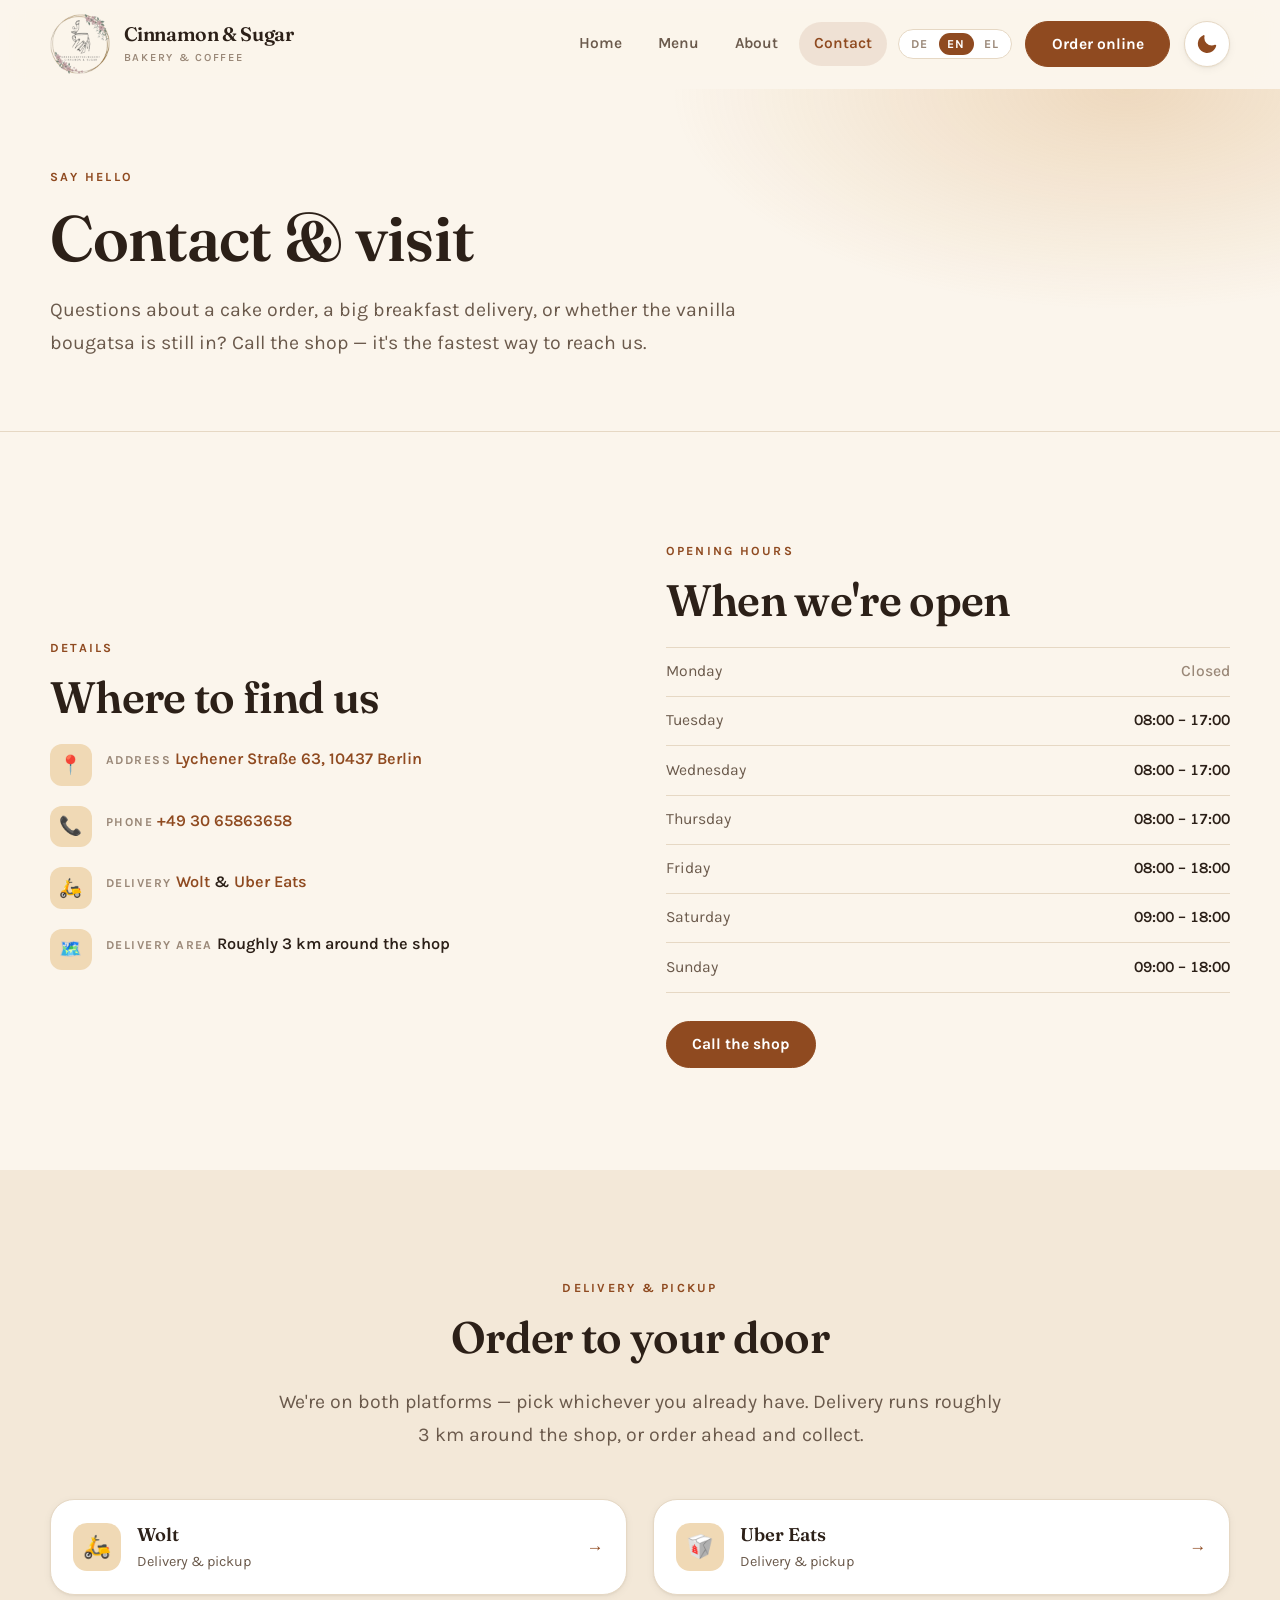
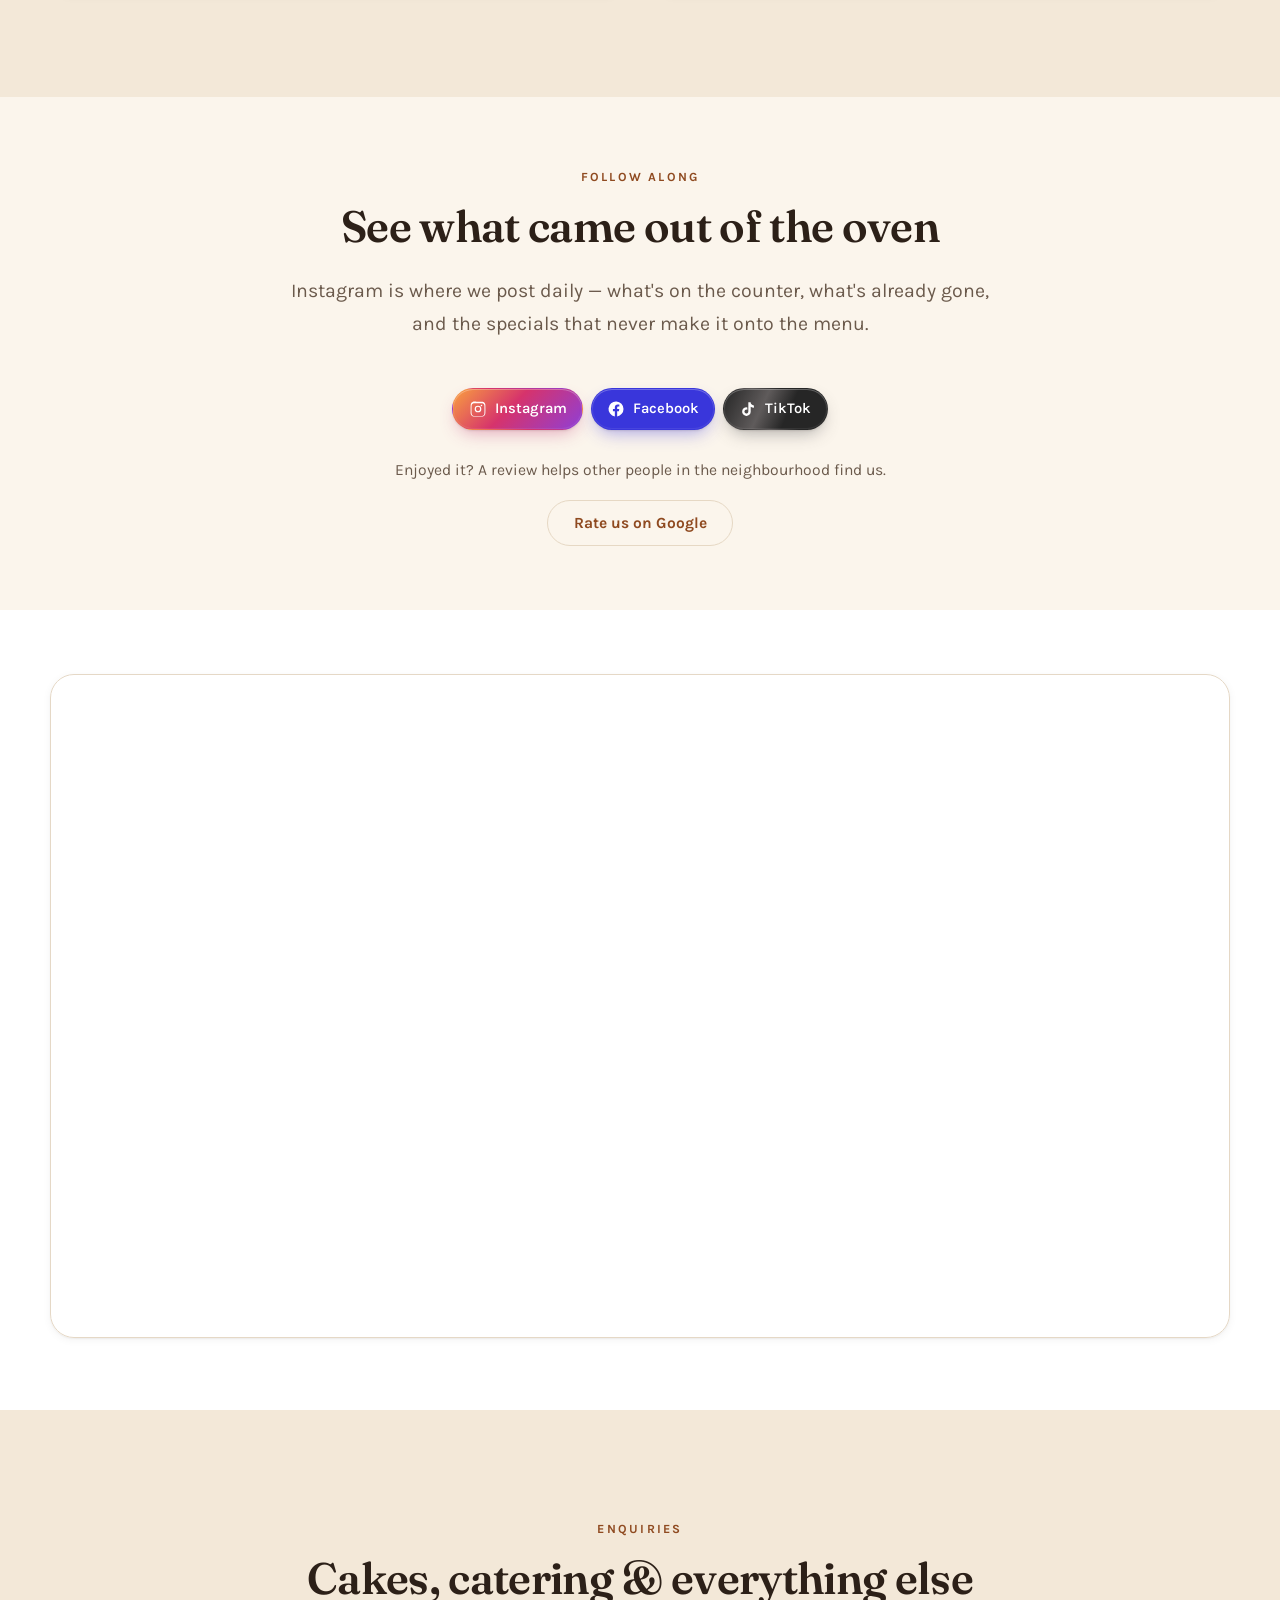
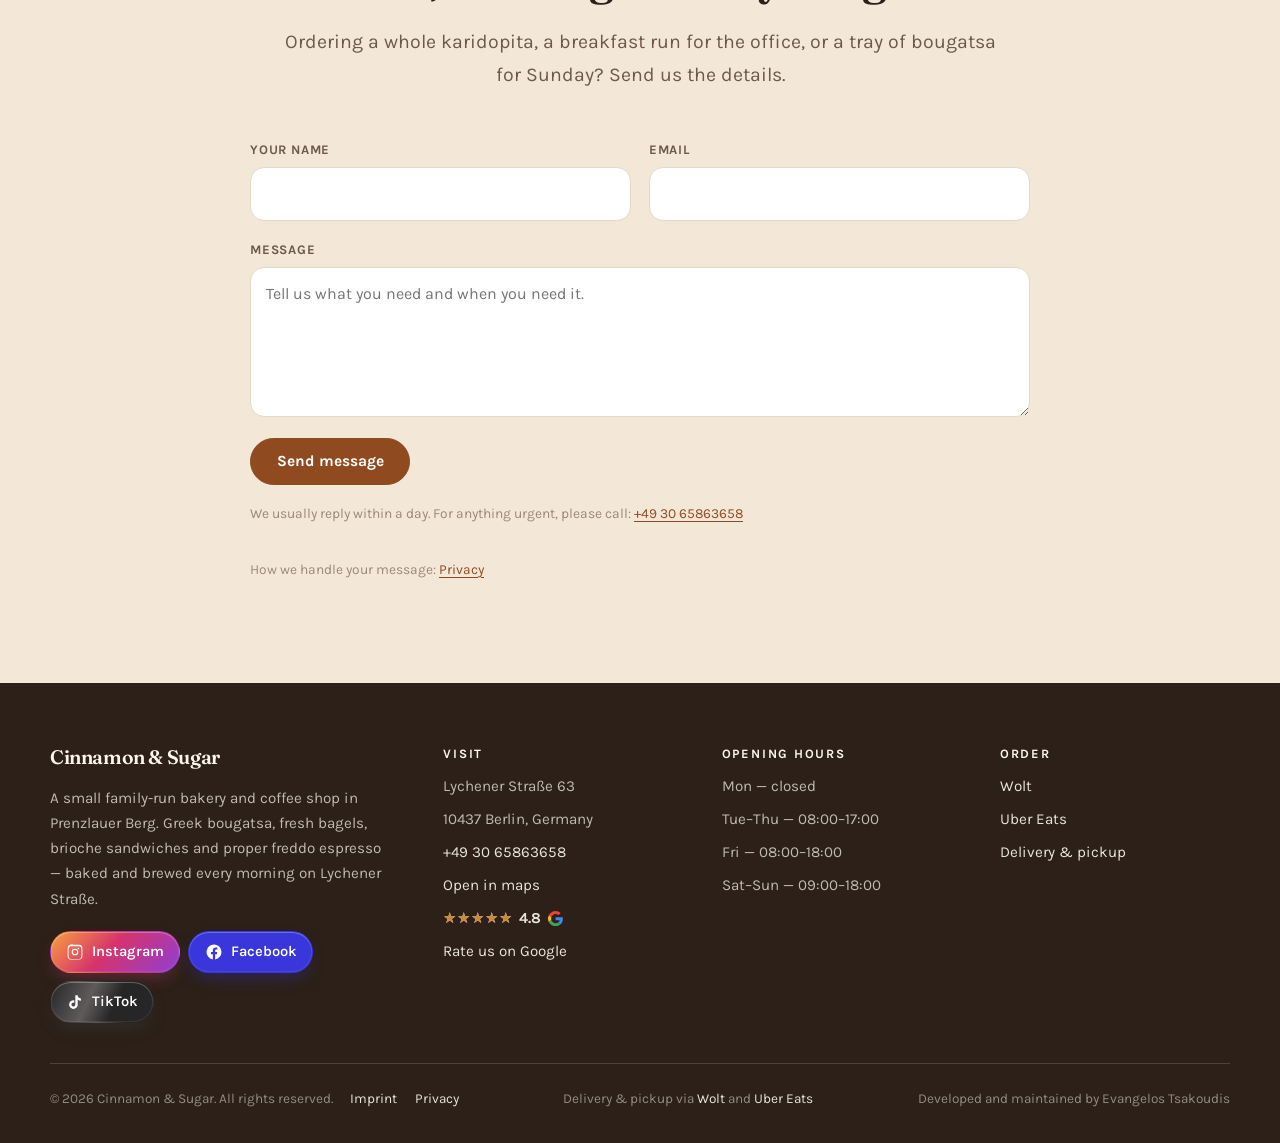
<file: contact.html>
<!DOCTYPE html>
<html lang="de">
<head>
  <meta charset="utf-8">
  <meta name="viewport" content="width=device-width, initial-scale=1">

  <title>Kontakt — Cinnamon &amp; Sugar</title>
  <meta name="description" content="Cinnamon &amp; Sugar, kleine familiengeführte Bäckerei in der Lychener Straße 63, 10437 Berlin. Öffnungszeiten, Telefonnummer, Karte und Lieferinfos.">

  <link rel="canonical" href="https://cinnamon-und-sugar.de/contact">

  <link rel="icon" type="image/png" href="source/images/favicon.png">


  <link rel="stylesheet" href="source/css/style.css?v=23">

  <script>
    /* Set the theme before first paint. */
    (function () {
      var t = null;
      try { t = localStorage.getItem("cs-theme"); } catch (e) {}
      if (t !== "dark" && t !== "light") {
        t = "light";
        try {
          if (window.matchMedia && matchMedia("(prefers-color-scheme: dark)").matches) t = "dark";
        } catch (e) {}
      }
      document.documentElement.setAttribute("data-theme", t);
    })();
  </script>

  <!-- Cloudflare injects its analytics beacon at the edge. -->
</head>
<body>
<!-- build:content -->
<!-- Shared layout. Placeholders inside comments get substituted too — avoid. -->

<a class="skip-link" href="#main" data-i18n="base.skip-to-content">Zum Inhalt springen</a>

<!-- Sticky navbar -->
<header class="nav" id="site-nav">
  <div class="shell nav__inner">
    <a class="brand" href="/">
      <img class="brand__mark" src="source/images/logo.png" alt=""
           width="60" height="60"
           data-src-light="source/images/logo.png"
           data-src-dark="source/images/logo-dark.png">
      <span>
        <span class="brand__name" data-i18n="base.cinnamon-and-sugar">Cinnamon &amp; Sugar</span>
        <span class="brand__tag" data-i18n="base.bakery-and-coffee">Bäckerei &amp; Café</span>
      </span>
    </a>

    <button class="nav__toggle" type="button" aria-expanded="false"
            aria-controls="nav-menu" aria-label="Navigation ein- und ausblenden" data-i18n-attr="aria-label:base.toggle-navigation-menu">
        <span></span>
      </button>

    <nav class="nav__menu" id="nav-menu" aria-label="Hauptnavigation" data-i18n-attr="aria-label:base.main">
      <ul class="nav__links">
        <li><a class="nav__link" data-nav="index"   href="/" data-i18n="base.home">Start</a></li>
        <li><a class="nav__link" data-nav="menu"    href="/menu" data-i18n="base.menu">Speisekarte</a></li>
        <li><a class="nav__link" data-nav="about"   href="/about" data-i18n="base.about">Über uns</a></li>
        <li><a class="nav__link" data-nav="contact" href="/contact" data-i18n="base.contact">Kontakt</a></li>
        <li class="lang" role="group" aria-label="Sprache ändern" data-i18n-attr="aria-label:base.change-language">
          <button type="button" class="lang__btn" data-lang="de" aria-pressed="false" data-i18n="base.de">DE</button>
          <button type="button" class="lang__btn" data-lang="en" aria-pressed="false" data-i18n="base.en">EN</button>
          <button type="button" class="lang__btn" data-lang="el" aria-pressed="false" data-i18n="base.el">EL</button>
        </li>
        <li>
          <a class="btn nav__cta" href="/contact#order" data-i18n="base.order-online">Online bestellen</a>
        </li>
        <li>
          <button class="theme-toggle" type="button" aria-pressed="false"
                  aria-label="Switch to dark mode">
            <svg class="theme-toggle__icon" width="22" height="22" viewBox="0 0 24 24"
                 aria-hidden="true" focusable="false"><path d="M21.64 13a1 1 0 0 0-1.05-.14 8.05 8.05 0 0 1-3.37.73 8.15 8.15 0 0 1-8.14-8.1 8.59 8.59 0 0 1 .25-2A1 1 0 0 0 8 2.36a10.14 10.14 0 1 0 14 11.69 1 1 0 0 0-.36-1.05Z"/></svg>
          </button>
        </li>
      </ul>
    </nav>
  </div>
</header>

<!-- Page content -->
<main id="main">
  <!-- title: Contact — Cinnamon & Sugar -->

<section class="banner">
  <div class="shell">
    <span class="eyebrow" data-i18n="contact.say-hello">Sag Hallo</span>
    <h1 data-i18n="contact.contact-and-visit">Kontakt &amp; Besuch</h1>
    <p class="lede" data-i18n="contact.questions-about-a-cake-order-a">Fragen zu einer Tortenbestellung, einer großen Frühstückslieferung oder ob es noch Bougatsa mit Vanille gibt? Ruf im Laden an — das geht am schnellsten.</p>
  </div>
</section>

<!-- Details + hours -->
<section class="section">
  <div class="shell split">
    <div>
      <span class="eyebrow" data-i18n="contact.details">Details</span>
      <h2 data-i18n="contact.where-to-find-us">Wo du uns findest</h2>

      <ul class="detail-list">
        <li>
          <span class="ico" aria-hidden="true">📍</span>
          <div>
            <span class="label" data-i18n="contact.address">Adresse</span>
            <span class="value">
              <a href="https://www.openstreetmap.org/?mlat=52.5455117&amp;mlon=13.4192466#map=18/52.5455117/13.4192466"
                 target="_blank" rel="noopener" data-i18n="contact.lychener-strasse-63-10437-berlin">Lychener Straße 63, 10437 Berlin</a>
            </span>
          </div>
        </li>
        <li>
          <span class="ico" aria-hidden="true">📞</span>
          <div>
            <span class="label" data-i18n="contact.phone">Telefon</span>
            <span class="value"><a href="tel:+493065863658">+49 30 65863658</a></span>
          </div>
        </li>
        <li>
          <span class="ico" aria-hidden="true">🛵</span>
          <div>
            <span class="label" data-i18n="contact.delivery">Lieferung</span>
            <span class="value" data-i18n-skip>
              <a href="https://wolt.com/de/deu/berlin/restaurant/cinnamon-sugar" target="_blank" rel="noopener" data-i18n="common.wolt">Wolt</a>
              &amp;
              <a href="https://www.ubereats.com/de-en/store/coffee-%26-bakery-cinnamon-and-sugar/b0k5kIpiRRClQ3yqFfLjxg" target="_blank" rel="noopener" data-i18n="common.uber-eats">Uber Eats</a>
            </span>
          </div>
        </li>
        <li>
          <span class="ico" aria-hidden="true">🗺️</span>
          <div>
            <span class="label" data-i18n="contact.delivery-area">Liefergebiet</span>
            <span class="value" data-i18n="contact.roughly-3-km-around-the-shop">Rund 3 km um den Laden</span>
          </div>
        </li>
      </ul>
    </div>

    <div>
      <span class="eyebrow" data-i18n="common.opening-hours">Öffnungszeiten</span>
      <h2 data-i18n="contact.when-we-re-open">Wann wir geöffnet haben</h2>

      <dl class="hours">
        <div class="hours__row hours__row--closed">
          <dt data-i18n="common.monday">Montag</dt><dd data-i18n="common.closed">Ruhetag</dd>
        </div>
        <div class="hours__row"><dt data-i18n="contact.tuesday">Dienstag</dt><dd>08:00 – 17:00</dd></div>
        <div class="hours__row"><dt data-i18n="contact.wednesday">Mittwoch</dt><dd>08:00 – 17:00</dd></div>
        <div class="hours__row"><dt data-i18n="contact.thursday">Donnerstag</dt><dd>08:00 – 17:00</dd></div>
        <div class="hours__row"><dt data-i18n="common.friday">Freitag</dt><dd>08:00 – 18:00</dd></div>
        <div class="hours__row"><dt data-i18n="contact.saturday">Samstag</dt><dd>09:00 – 18:00</dd></div>
        <div class="hours__row"><dt data-i18n="contact.sunday">Sonntag</dt><dd>09:00 – 18:00</dd></div>
      </dl>

      <div class="btn-row">
        <a class="btn" href="tel:+493065863658" data-i18n="contact.call-the-shop">Im Laden anrufen</a>
      </div>
    </div>
  </div>
</section>

<!-- Order platforms -->
<section class="section section--cream" id="order">
  <div class="shell">
    <div class="section-head section-head--center">
      <span class="eyebrow" data-i18n="common.delivery-and-pickup">Lieferung &amp; Abholung</span>
      <h2 data-i18n="contact.order-to-your-door">Lieferung bis vor die Tür</h2>
      <p class="lede" data-i18n="contact.we-re-on-both-platforms-pick">Wir sind auf beiden Plattformen — nimm die, die du ohnehin nutzt. Geliefert wird im Umkreis von rund 3 km, oder du bestellst vor und holst ab.</p>
    </div>

    <div class="grid grid--2">
      <a class="order-card" href="https://wolt.com/de/deu/berlin/restaurant/cinnamon-sugar" target="_blank" rel="noopener">
        <span class="order-card__mark" aria-hidden="true">🛵</span>
        <span>
          <span class="order-card__name" data-i18n="common.wolt">Wolt</span>
          <span class="order-card__note" data-i18n="contact.delivery-and-pickup">Lieferung &amp; Abholung</span>
        </span>
        <span class="order-card__go" aria-hidden="true">→</span>
      </a>

      <a class="order-card" href="https://www.ubereats.com/de-en/store/coffee-%26-bakery-cinnamon-and-sugar/b0k5kIpiRRClQ3yqFfLjxg" target="_blank" rel="noopener">
        <span class="order-card__mark" aria-hidden="true">🥡</span>
        <span>
          <span class="order-card__name" data-i18n="common.uber-eats">Uber Eats</span>
          <span class="order-card__note" data-i18n="common.delivery-and-pickup">Lieferung &amp; Abholung</span>
        </span>
        <span class="order-card__go" aria-hidden="true">→</span>
      </a>
    </div>
  </div>
</section>

<!-- Social -->
<section class="section section--tight">
  <div class="shell">
    <div class="section-head section-head--center">
      <span class="eyebrow" data-i18n="contact.follow-along">Folge uns</span>
      <h2 data-i18n="contact.see-what-came-out-of-the">Sieh, was aus dem Ofen kommt</h2>
      <p class="lede" data-i18n="contact.instagram-is-where-we-post-daily">Auf Instagram posten wir täglich — was in der Auslage liegt, was schon weg ist und die Specials, die es nie auf die Karte schaffen.</p>
    </div>

    <ul class="social u-center">
      <li class="social--brand social--instagram">
        <a href="https://www.instagram.com/greek_coffee_bakery/" target="_blank" rel="noopener">
          <svg viewBox="0 0 24 24" aria-hidden="true"><path d="M12 2.2c3.2 0 3.6 0 4.9.07 1.2.05 1.8.25 2.2.42.6.22 1 .48 1.4.9.43.42.7.82.92 1.4.17.42.37 1.05.42 2.24.06 1.28.07 1.66.07 4.88s0 3.6-.07 4.88c-.05 1.2-.25 1.82-.42 2.24-.22.58-.49.98-.91 1.4-.42.42-.82.69-1.4.91-.42.17-1.05.37-2.24.42-1.28.06-1.66.07-4.88.07s-3.6 0-4.88-.07c-1.2-.05-1.82-.25-2.24-.42-.58-.22-.98-.49-1.4-.91-.42-.42-.69-.82-.91-1.4-.17-.42-.37-1.05-.42-2.24C2.21 15.6 2.2 15.22 2.2 12s0-3.6.07-4.88c.05-1.2.25-1.82.42-2.24.22-.58.49-.98.91-1.4.42-.42.82-.69 1.4-.91.42-.17 1.05-.37 2.24-.42C8.4 2.21 8.8 2.2 12 2.2Zm0 1.98c-3.16 0-3.53.01-4.78.07-.9.04-1.39.19-1.71.32-.43.17-.74.37-1.06.69-.32.32-.52.63-.69 1.06-.13.32-.28.81-.32 1.71-.06 1.25-.07 1.62-.07 4.78s.01 3.53.07 4.78c.4.9.19 1.39.32 1.71.17.43.37.74.69 1.06.32.32.63.52 1.06.69.32.13.81.28 1.71.32 1.25.06 1.62.07 4.78.07s3.53-.01 4.78-.07c.9-.04 1.39-.19 1.71-.32.43-.17.74-.37 1.06-.69.32-.32.52-.63.69-1.06.13-.32.28-.81.32-1.71.06-1.25.07-1.62.07-4.78s-.01-3.53-.07-4.78c-.04-.9-.19-1.39-.32-1.71a2.85 2.85 0 0 0-.69-1.06 2.85 2.85 0 0 0-1.06-.69c-.32-.13-.81-.28-1.71-.32-1.25-.06-1.62-.07-4.78-.07Zm0 3.37a4.45 4.45 0 1 1 0 8.9 4.45 4.45 0 0 1 0-8.9Zm0 7.34a2.89 2.89 0 1 0 0-5.78 2.89 2.89 0 0 0 0 5.78Zm5.67-7.54a1.04 1.04 0 1 1-2.08 0 1.04 1.04 0 0 1 2.08 0Z"/></svg>
          Instagram
        </a>
      </li>
      <li class="social--brand social--facebook">
        <a href="https://www.facebook.com/p/Cinnamon-and-Sugar-100090695405160/" target="_blank" rel="noopener">
          <svg viewBox="0 0 24 24" aria-hidden="true"><path d="M22 12a10 10 0 1 0-11.56 9.88v-6.99H7.9V12h2.54V9.8c0-2.5 1.49-3.89 3.77-3.89 1.1 0 2.24.2 2.24.2v2.46h-1.26c-1.24 0-1.63.77-1.63 1.56V12h2.78l-.44 2.89h-2.34v6.99A10 10 0 0 0 22 12Z"/></svg>
          Facebook
        </a>
      </li>
      <li class="social--brand social--tiktok">
        <a href="https://www.tiktok.com/@cinnamon.and.suga8" target="_blank" rel="noopener">
          <svg viewBox="0 0 24 24" aria-hidden="true"><path d="M16.6 5.82A4.28 4.28 0 0 1 15.54 3h-3.09v12.4a2.59 2.59 0 0 1-4.66 1.55 2.59 2.59 0 0 1 3.3-3.84v-3.2a5.72 5.72 0 1 0 4.51 5.59V9.01a7.35 7.35 0 0 0 4.3 1.38V7.3a4.29 4.29 0 0 1-3.3-1.48Z"/></svg>
          TikTok
        </a>
      </li>
    </ul>

    <p class="review-line">
      <span data-i18n="contact.enjoyed-it-a-review-helps-other">Hat es geschmeckt? Eine Bewertung hilft anderen aus dem Kiez, uns zu finden.</span>
    </p>
    <div class="btn-row u-center u-top-md">
      <a class="btn btn--ghost" href="https://g.page/r/CeMncRmxMK90EBE/review" target="_blank" rel="noopener"
         data-i18n="common.rate-us-on-google">Bewerte uns auf Google</a>
    </div>
  </div>
</section>

<!-- Map -->
<section class="section section--tight section--paper">
  <div class="shell">
    <iframe
      class="map"
      title="Karte mit Cinnamon &amp; Sugar in der Lychener Straße 63, Berlin"
      loading="lazy"
      src="https://www.openstreetmap.org/export/embed.html?bbox=13.4132%2C52.5425%2C13.4253%2C52.5485&amp;layer=mapnik&amp;marker=52.5455117%2C13.4192466" data-i18n-attr="title:common.map-showing-cinnamon-and-sugar-at"></iframe>
  </div>
</section>

<!-- Enquiry form -->
<section class="section section--cream">
  <div class="shell shell--slim">
    <div class="section-head section-head--center">
      <span class="eyebrow" data-i18n="contact.enquiries">Anfragen</span>
      <h2 data-i18n="contact.cakes-catering-and-everything-else">Torten, Catering &amp; alles andere</h2>
      <p class="lede" data-i18n="contact.ordering-a-whole-karidopita-a-breakfast">Eine ganze Karidopita, ein Frühstück fürs Büro oder ein Blech Bougatsa für Sonntag? Schreib uns die Details.</p>
    </div>

    <!-- data-mailto: fallback inbox when /api/contact is unconfigured. -->
    <form class="form" id="enquiry-form" data-mailto="bestellung@cinnamon-und-sugar.de" novalidate>
      <div class="field-row">
        <div class="field">
          <label for="name" data-i18n="contact.your-name">Dein Name</label>
          <input type="text" id="name" name="name" autocomplete="name" required>
        </div>
        <div class="field">
          <label for="email" data-i18n="contact.email">E-Mail</label>
          <input type="email" id="email" name="email" autocomplete="email" required>
        </div>
      </div>


      <div class="field">
        <label for="message" data-i18n="contact.message">Nachricht</label>
        <textarea id="message" name="message"
                  placeholder="Sag uns, was du brauchst und wann du es brauchst."
                  required data-i18n-attr="placeholder:contact.tell-us-what-you-need-and"></textarea>
      </div>

      <!-- Honeypot. -->
      <div class="field field--trap" aria-hidden="true">
        <label for="company">Company</label>
        <input type="text" id="company" name="company" tabindex="-1" autocomplete="off">
      </div>

      <div class="btn-row u-top-sm">
        <button class="btn" type="submit" data-i18n="contact.send-message">Nachricht senden</button>
      </div>

      <p class="form__status" role="status" aria-live="polite" hidden></p>

      <p class="form__note" data-i18n-skip>
        <span data-i18n="contact.we-usually-reply-within-a-day">Wir antworten meist innerhalb eines Tages. Für alles Dringende ruf uns bitte an:</span>
        <a href="tel:+493065863658">+49 30 65863658</a>
      </p>

      <!-- Art. 13 DSGVO: the notice has to be reachable where the data is given. -->
      <p class="form__note" data-i18n-skip>
        <span data-i18n="contact.how-we-handle-your-message">Wie wir mit deiner Nachricht umgehen:</span>
        <a href="/datenschutz" data-i18n="base.privacy">Datenschutz</a>
      </p>
    </form>
  </div>
</section>

<script src="source/js/contact.js" defer></script>

</main>

<!-- Footer -->
<footer class="footer">
  <div class="shell">
    <div class="footer__grid">
      <div class="footer__brand">
        <span class="brand__name" data-i18n="base.cinnamon-and-sugar">Cinnamon &amp; Sugar</span>
        <p data-i18n="base.a-small-family-run-bakery-and">Eine kleine familiengeführte Bäckerei mit Café in Prenzlauer Berg. Griechische Bougatsa, frische Bagels, Brioche-Sandwiches und richtiger Freddo Espresso — jeden Morgen frisch gebacken und gebrüht in der Lychener Straße.</p>

        <ul class="social">
          <li class="social--brand social--instagram">
            <a href="https://www.instagram.com/greek_coffee_bakery/" target="_blank" rel="noopener"
               aria-label="Cinnamon &amp; Sugar auf Instagram" data-i18n-attr="aria-label:base.cinnamon-and-sugar-on-instagram">
              <svg viewBox="0 0 24 24" aria-hidden="true"><path d="M12 2.2c3.2 0 3.6 0 4.9.07 1.2.05 1.8.25 2.2.42.6.22 1 .48 1.4.9.43.42.7.82.92 1.4.17.42.37 1.05.42 2.24.06 1.28.07 1.66.07 4.88s0 3.6-.07 4.88c-.05 1.2-.25 1.82-.42 2.24-.22.58-.49.98-.91 1.4-.42.42-.82.69-1.4.91-.42.17-1.05.37-2.24.42-1.28.06-1.66.07-4.88.07s-3.6 0-4.88-.07c-1.2-.05-1.82-.25-2.24-.42-.58-.22-.98-.49-1.4-.91-.42-.42-.69-.82-.91-1.4-.17-.42-.37-1.05-.42-2.24C2.21 15.6 2.2 15.22 2.2 12s0-3.6.07-4.88c.05-1.2.25-1.82.42-2.24.22-.58.49-.98.91-1.4.42-.42.82-.69 1.4-.91.42-.17 1.05-.37 2.24-.42C8.4 2.21 8.8 2.2 12 2.2Zm0 1.98c-3.16 0-3.53.01-4.78.07-.9.04-1.39.19-1.71.32-.43.17-.74.37-1.06.69-.32.32-.52.63-.69 1.06-.13.32-.28.81-.32 1.71-.06 1.25-.07 1.62-.07 4.78s.01 3.53.07 4.78c.4.9.19 1.39.32 1.71.17.43.37.74.69 1.06.32.32.63.52 1.06.69.32.13.81.28 1.71.32 1.25.06 1.62.07 4.78.07s3.53-.01 4.78-.07c.9-.04 1.39-.19 1.71-.32.43-.17.74-.37 1.06-.69.32-.32.52-.63.69-1.06.13-.32.28-.81.32-1.71.06-1.25.07-1.62.07-4.78s-.01-3.53-.07-4.78c-.04-.9-.19-1.39-.32-1.71a2.85 2.85 0 0 0-.69-1.06 2.85 2.85 0 0 0-1.06-.69c-.32-.13-.81-.28-1.71-.32-1.25-.06-1.62-.07-4.78-.07Zm0 3.37a4.45 4.45 0 1 1 0 8.9 4.45 4.45 0 0 1 0-8.9Zm0 7.34a2.89 2.89 0 1 0 0-5.78 2.89 2.89 0 0 0 0 5.78Zm5.67-7.54a1.04 1.04 0 1 1-2.08 0 1.04 1.04 0 0 1 2.08 0Z"/></svg>
              Instagram
            </a>
          </li>
          <li class="social--brand social--facebook">
            <a href="https://www.facebook.com/p/Cinnamon-and-Sugar-100090695405160/" target="_blank" rel="noopener"
               aria-label="Cinnamon &amp; Sugar auf Facebook" data-i18n-attr="aria-label:base.cinnamon-and-sugar-on-facebook">
              <svg viewBox="0 0 24 24" aria-hidden="true"><path d="M22 12a10 10 0 1 0-11.56 9.88v-6.99H7.9V12h2.54V9.8c0-2.5 1.49-3.89 3.77-3.89 1.1 0 2.24.2 2.24.2v2.46h-1.26c-1.24 0-1.63.77-1.63 1.56V12h2.78l-.44 2.89h-2.34v6.99A10 10 0 0 0 22 12Z"/></svg>
              Facebook
            </a>
          </li>
          <li class="social--brand social--tiktok">
            <a href="https://www.tiktok.com/@cinnamon.and.suga8" target="_blank" rel="noopener"
               aria-label="Cinnamon &amp; Sugar auf TikTok" data-i18n-attr="aria-label:base.cinnamon-and-sugar-on-tiktok">
              <svg viewBox="0 0 24 24" aria-hidden="true"><path d="M16.6 5.82A4.28 4.28 0 0 1 15.54 3h-3.09v12.4a2.59 2.59 0 0 1-4.66 1.55 2.59 2.59 0 0 1 3.3-3.84v-3.2a5.72 5.72 0 1 0 4.51 5.59V9.01a7.35 7.35 0 0 0 4.3 1.38V7.3a4.29 4.29 0 0 1-3.3-1.48Z"/></svg>
              TikTok
            </a>
          </li>
        </ul>
      </div>

      <div>
        <h4 data-i18n="base.visit">Besuch</h4>
        <ul>
          <li data-i18n="common.lychener-strasse-63">Lychener Straße 63</li>
          <li data-i18n="base.10437-berlin-germany">10437 Berlin, Deutschland</li>
          <li><a href="tel:+493065863658">+49 30 65863658</a></li>
          <li>
            <a href="https://www.openstreetmap.org/?mlat=52.5455117&amp;mlon=13.4192466#map=18/52.5455117/13.4192466"
               target="_blank" rel="noopener" data-i18n="base.open-in-maps">In Karten öffnen</a>
          </li>
          <li class="footer-rating">
            <span class="rating__stars" data-fill="96" aria-hidden="true"></span>
            <span class="footer-rating__score" data-i18n="common.google-score">4,8</span>
            <svg class="g-mark" viewBox="0 0 48 48" aria-hidden="true" focusable="false"><path fill="#ea4335" d="M24 9.5c3.54 0 6.71 1.22 9.21 3.6l6.85-6.85C35.9 2.38 30.47 0 24 0 14.62 0 6.51 5.38 2.56 13.22l7.98 6.19C12.43 13.72 17.74 9.5 24 9.5Z"/><path fill="#4285f4" d="M46.98 24.55c0-1.57-.15-3.09-.38-4.55H24v9.02h12.94c-.58 2.96-2.26 5.48-4.78 7.18l7.73 6c4.51-4.18 7.09-10.36 7.09-17.65Z"/><path fill="#fbbc05" d="M10.53 28.59c-.48-1.45-.76-2.99-.76-4.59s.27-3.14.76-4.59l-7.98-6.19C.92 16.46 0 20.12 0 24c0 3.88.92 7.54 2.56 10.78l7.97-6.19Z"/><path fill="#34a853" d="M24 48c6.48 0 11.93-2.13 15.89-5.81l-7.73-6c-2.15 1.45-4.92 2.3-8.16 2.3-6.26 0-11.57-4.22-13.47-9.91l-7.98 6.19C6.51 42.62 14.62 48 24 48Z"/></svg>
          </li>
          <li>
            <a href="https://g.page/r/CeMncRmxMK90EBE/review" target="_blank" rel="noopener"
               data-i18n="common.rate-us-on-google">Bewerte uns auf Google</a>
          </li>
        </ul>
      </div>

      <div>
        <h4 data-i18n="common.opening-hours">Öffnungszeiten</h4>
        <ul>
          <li data-i18n="base.mon-closed">Mo — Ruhetag</li>
          <li data-i18n="base.tue-thu-08-00-17-00">Di–Do — 08:00–17:00</li>
          <li data-i18n="base.fri-08-00-18-00">Fr — 08:00–18:00</li>
          <li data-i18n="base.sat-sun-09-00-18-00">Sa–So — 09:00–18:00</li>
        </ul>
      </div>

      <div>
        <h4 data-i18n="base.order">Bestellen</h4>
        <ul>
          <li><a href="https://wolt.com/de/deu/berlin/restaurant/cinnamon-sugar" target="_blank" rel="noopener" data-i18n="common.wolt">Wolt</a></li>
          <li><a href="https://www.ubereats.com/de-en/store/coffee-%26-bakery-cinnamon-and-sugar/b0k5kIpiRRClQ3yqFfLjxg" target="_blank" rel="noopener" data-i18n="common.uber-eats">Uber Eats</a></li>
          <li><a href="/contact#order" data-i18n="common.delivery-and-pickup">Lieferung &amp; Abholung</a></li>
        </ul>
      </div>
    </div>

    <div class="footer__bar">
      <span data-i18n-skip>
        <span data-i18n="base.year-cinnamon-and-sugar-all-rights">© 2026 Cinnamon &amp; Sugar. Alle Rechte vorbehalten.</span>
        <a class="footer__legal" href="/impressum" data-i18n="base.impressum">Impressum</a>
        <a class="footer__legal" href="/datenschutz" data-i18n="base.privacy">Datenschutz</a>
      </span>
      <span data-i18n-skip>
        <span data-i18n="base.delivery-and-pickup-via">Lieferung &amp; Abholung über</span>
        <a href="https://wolt.com/de/deu/berlin/restaurant/cinnamon-sugar" target="_blank" rel="noopener" data-i18n="common.wolt">Wolt</a>
        <span data-i18n="base.and">und</span>
        <a href="https://www.ubereats.com/de-en/store/coffee-%26-bakery-cinnamon-and-sugar/b0k5kIpiRRClQ3yqFfLjxg" target="_blank" rel="noopener" data-i18n="common.uber-eats">Uber Eats</a>
      </span>
      <span data-i18n-skip>
        <span data-i18n="base.developed-and-maintained-by">Entwickelt und betreut von</span>
        Evangelos Tsakoudis
      </span>
    </div>
  </div>
</footer>

<!-- /build:content -->
  <script src="source/js/template.js?v=23" data-page="contact" data-root="source/"></script>
</body>
</html>
</file>
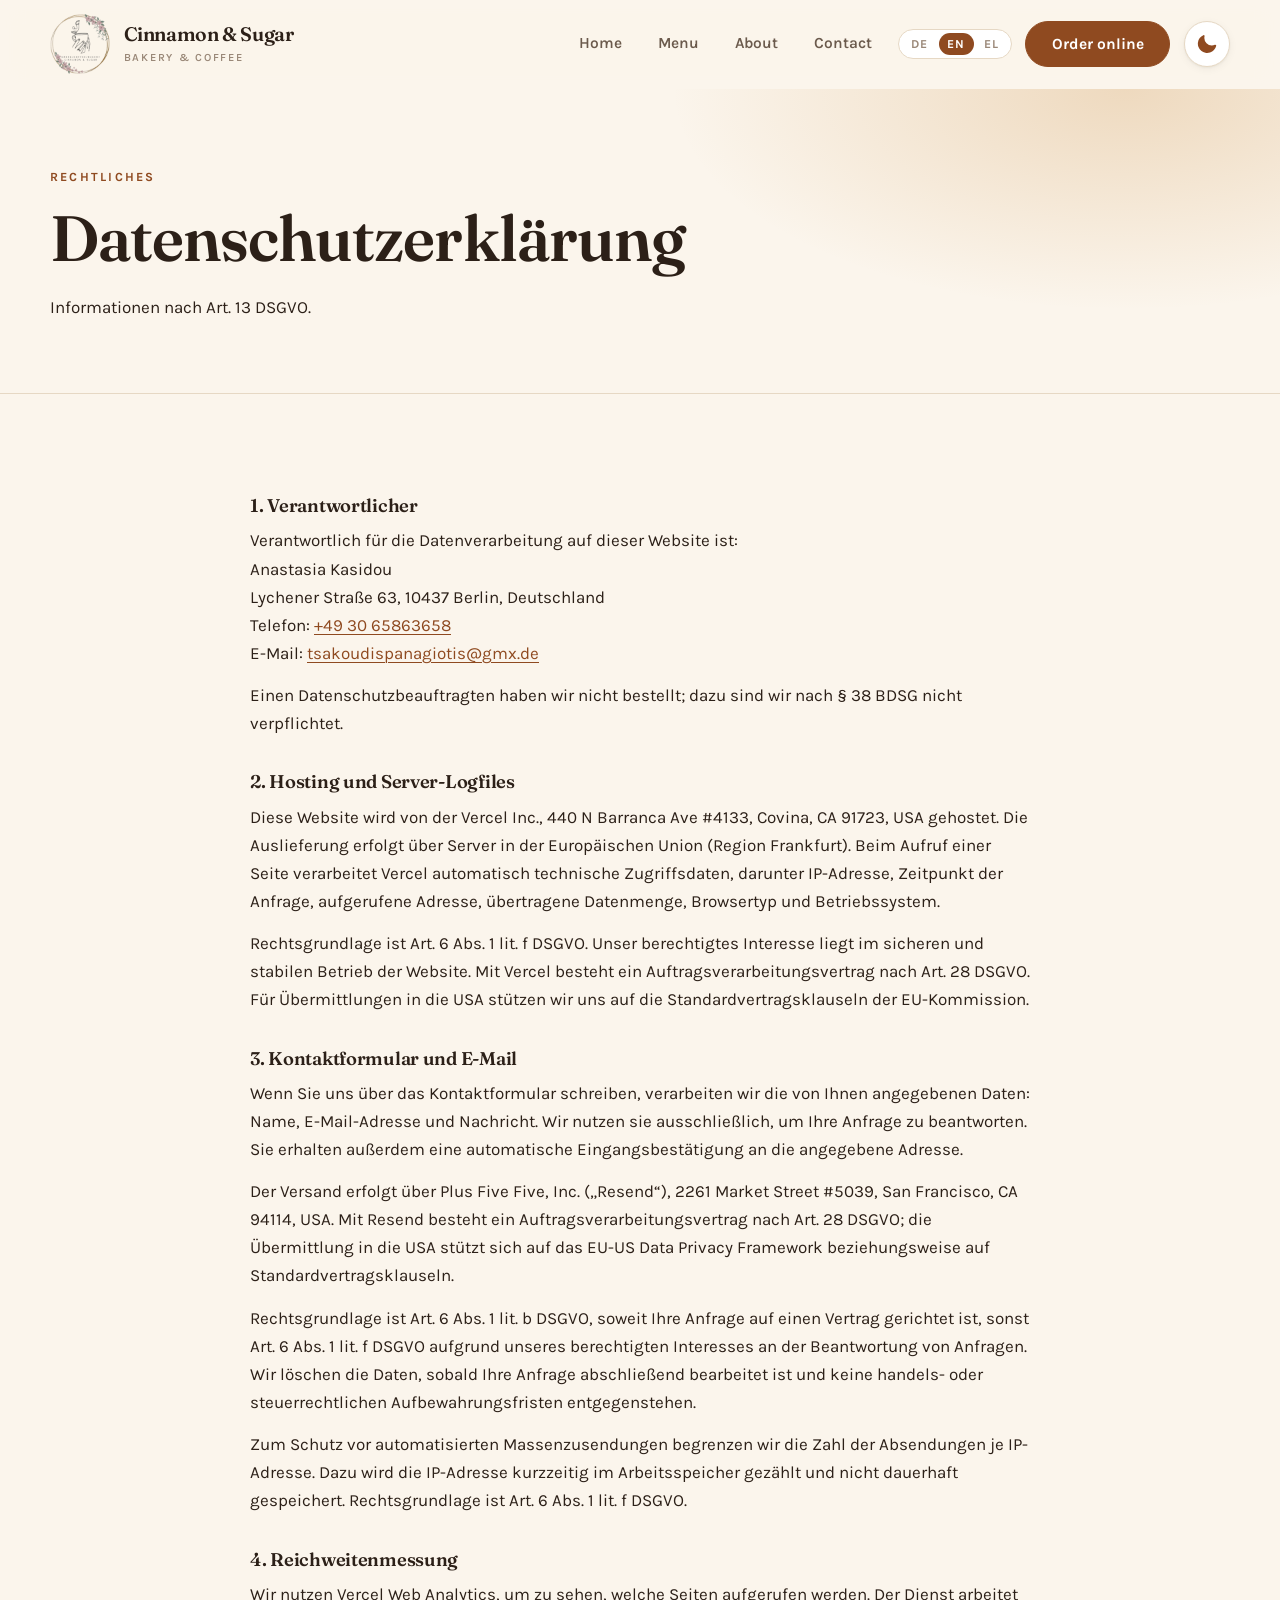
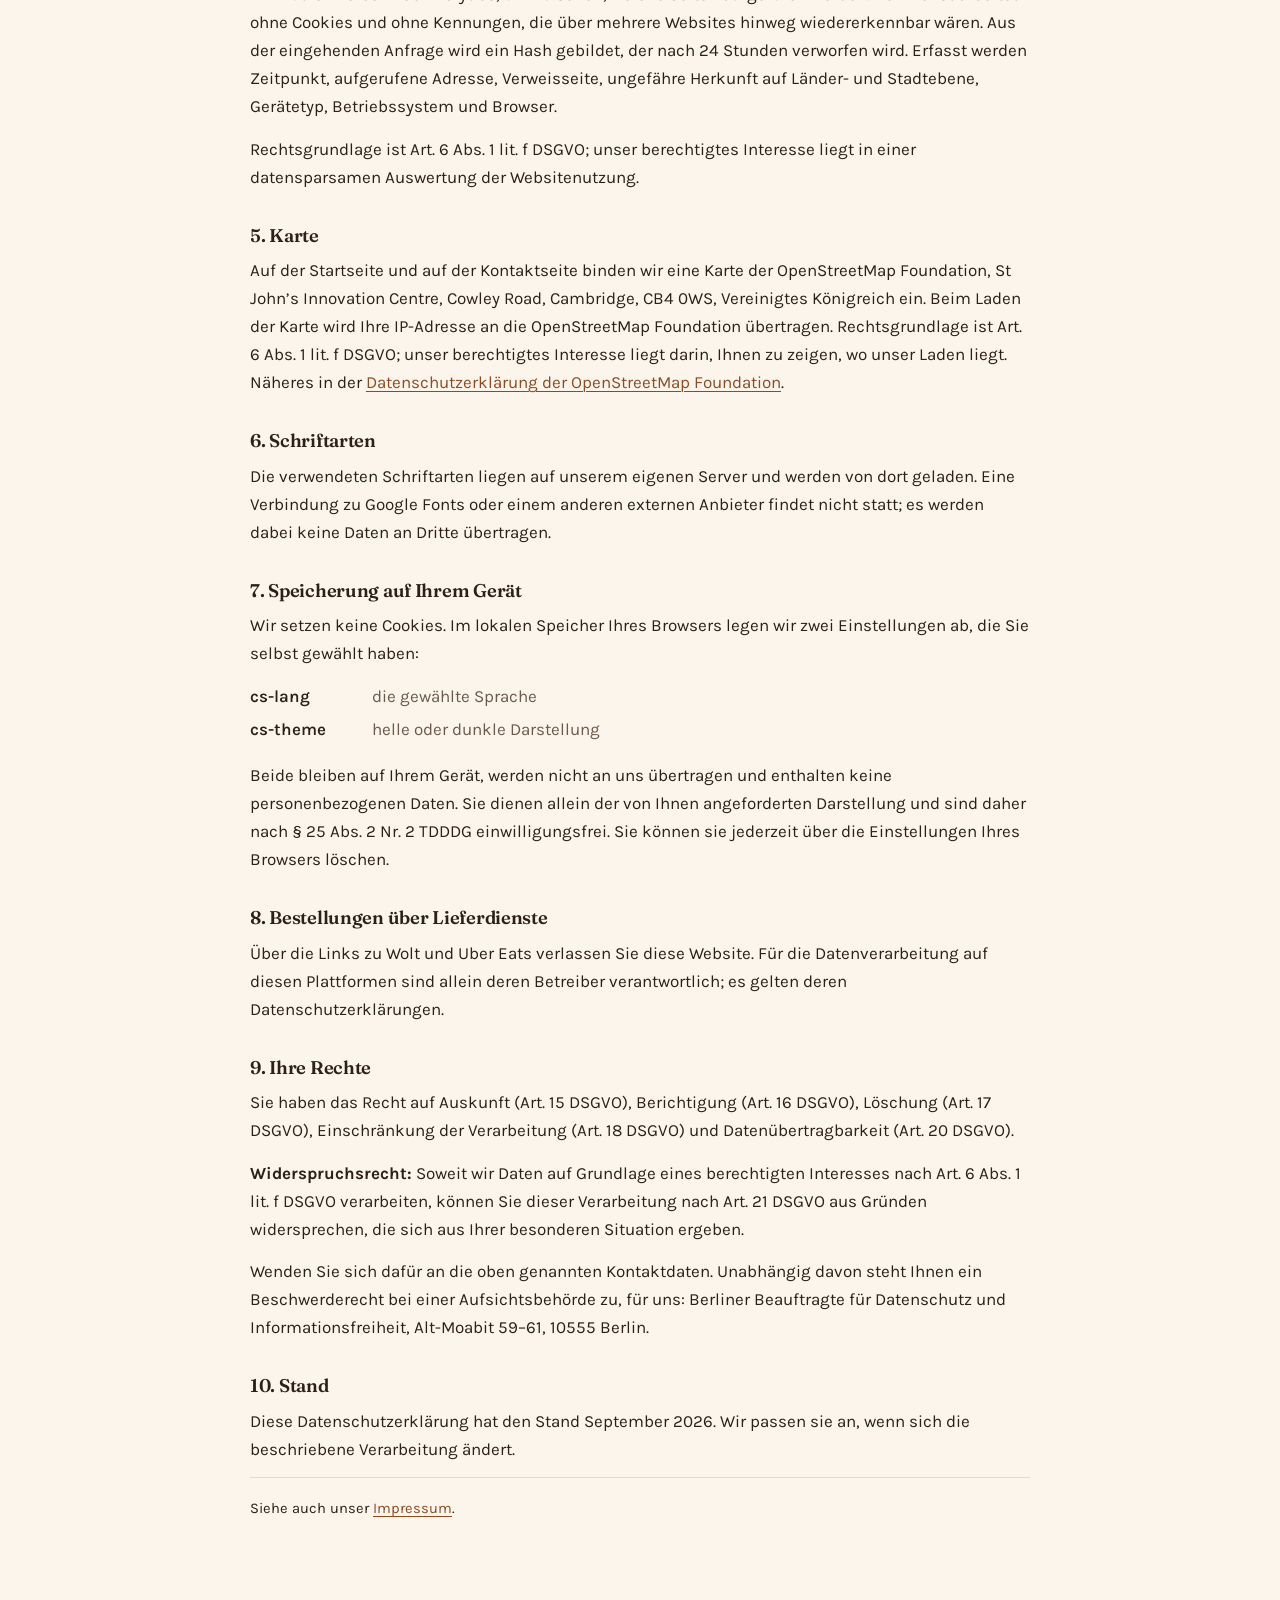
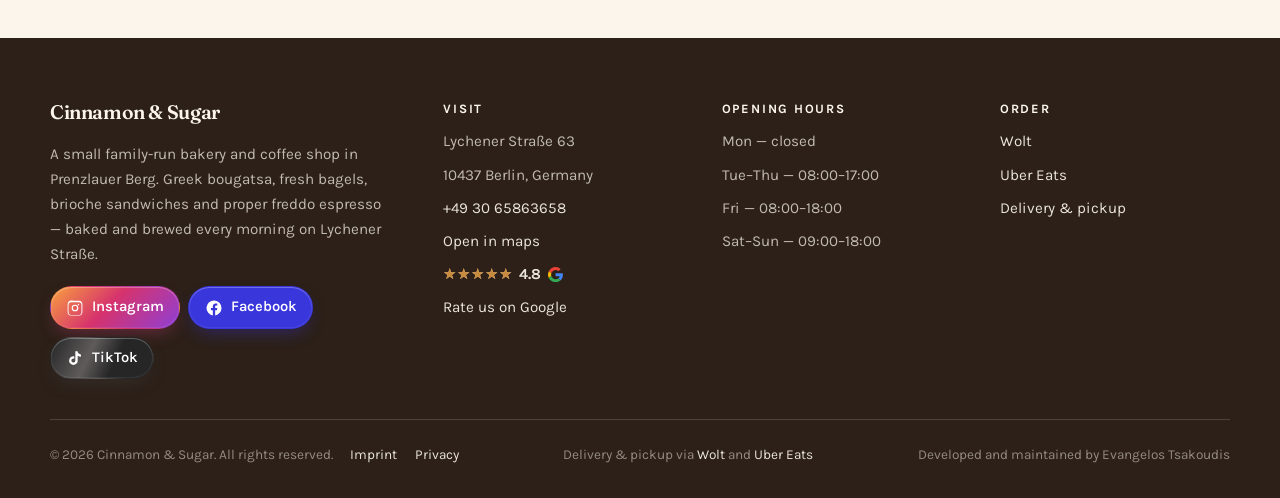
<file: datenschutz.html>
<!DOCTYPE html>
<html lang="de">
<head>
  <meta charset="utf-8">
  <meta name="viewport" content="width=device-width, initial-scale=1">

  <title>Datenschutzerklärung — Cinnamon &amp; Sugar</title>
  <meta name="description" content="Datenschutzerklärung von Cinnamon &amp; Sugar: welche Daten beim Besuch dieser Website verarbeitet werden.">

  <link rel="canonical" href="https://cinnamon-und-sugar.de/datenschutz">

  <link rel="icon" type="image/png" href="source/images/favicon.png">


  <link rel="stylesheet" href="source/css/style.css?v=23">

  <script>
    /* Set the theme before first paint. */
    (function () {
      var t = null;
      try { t = localStorage.getItem("cs-theme"); } catch (e) {}
      if (t !== "dark" && t !== "light") {
        t = "light";
        try {
          if (window.matchMedia && matchMedia("(prefers-color-scheme: dark)").matches) t = "dark";
        } catch (e) {}
      }
      document.documentElement.setAttribute("data-theme", t);
    })();
  </script>

  <!-- Cloudflare injects its analytics beacon at the edge. -->
</head>
<body>
<!-- build:content -->
<!-- Shared layout. Placeholders inside comments get substituted too — avoid. -->

<a class="skip-link" href="#main" data-i18n="base.skip-to-content">Zum Inhalt springen</a>

<!-- Sticky navbar -->
<header class="nav" id="site-nav">
  <div class="shell nav__inner">
    <a class="brand" href="/">
      <img class="brand__mark" src="source/images/logo.png" alt=""
           width="60" height="60"
           data-src-light="source/images/logo.png"
           data-src-dark="source/images/logo-dark.png">
      <span>
        <span class="brand__name" data-i18n="base.cinnamon-and-sugar">Cinnamon &amp; Sugar</span>
        <span class="brand__tag" data-i18n="base.bakery-and-coffee">Bäckerei &amp; Café</span>
      </span>
    </a>

    <button class="nav__toggle" type="button" aria-expanded="false"
            aria-controls="nav-menu" aria-label="Navigation ein- und ausblenden" data-i18n-attr="aria-label:base.toggle-navigation-menu">
        <span></span>
      </button>

    <nav class="nav__menu" id="nav-menu" aria-label="Hauptnavigation" data-i18n-attr="aria-label:base.main">
      <ul class="nav__links">
        <li><a class="nav__link" data-nav="index"   href="/" data-i18n="base.home">Start</a></li>
        <li><a class="nav__link" data-nav="menu"    href="/menu" data-i18n="base.menu">Speisekarte</a></li>
        <li><a class="nav__link" data-nav="about"   href="/about" data-i18n="base.about">Über uns</a></li>
        <li><a class="nav__link" data-nav="contact" href="/contact" data-i18n="base.contact">Kontakt</a></li>
        <li class="lang" role="group" aria-label="Sprache ändern" data-i18n-attr="aria-label:base.change-language">
          <button type="button" class="lang__btn" data-lang="de" aria-pressed="false" data-i18n="base.de">DE</button>
          <button type="button" class="lang__btn" data-lang="en" aria-pressed="false" data-i18n="base.en">EN</button>
          <button type="button" class="lang__btn" data-lang="el" aria-pressed="false" data-i18n="base.el">EL</button>
        </li>
        <li>
          <a class="btn nav__cta" href="/contact#order" data-i18n="base.order-online">Online bestellen</a>
        </li>
        <li>
          <button class="theme-toggle" type="button" aria-pressed="false"
                  aria-label="Switch to dark mode">
            <svg class="theme-toggle__icon" width="22" height="22" viewBox="0 0 24 24"
                 aria-hidden="true" focusable="false"><path d="M21.64 13a1 1 0 0 0-1.05-.14 8.05 8.05 0 0 1-3.37.73 8.15 8.15 0 0 1-8.14-8.1 8.59 8.59 0 0 1 .25-2A1 1 0 0 0 8 2.36a10.14 10.14 0 1 0 14 11.69 1 1 0 0 0-.36-1.05Z"/></svg>
          </button>
        </li>
      </ul>
    </nav>
  </div>
</header>

<!-- Page content -->
<main id="main">
  <!-- title: Datenschutzerklärung — Cinnamon & Sugar -->

<!-- Describes what this site actually does. If a third party is added or removed,
     this page changes with it. Fill every [ ].
     The Vercel DPA covers Pro and Enterprise plans — confirm yours before the
     Art. 28 sentence in section 2 is true. -->

<section class="banner">
  <div class="shell">
    <span class="eyebrow">Rechtliches</span>
    <h1>Datenschutzerklärung</h1>
    <p>Informationen nach Art. 13 DSGVO.</p>
  </div>
</section>

<section class="section" id="main">
  <div class="shell shell--slim legal" lang="de">

    <h2>1. Verantwortlicher</h2>
    <p>
      Verantwortlich für die Datenverarbeitung auf dieser Website ist:<br>
      Anastasia Kasidou<br>
      Lychener Straße 63, 10437 Berlin, Deutschland<br>
      Telefon: <a href="tel:+493065863658">+49 30 65863658</a><br>
      E-Mail: <a href="mailto:tsakoudispanagiotis@gmx.de">tsakoudispanagiotis@gmx.de</a>
    </p>
    <p>
      Einen Datenschutzbeauftragten haben wir nicht bestellt; dazu sind wir nach
      § 38 BDSG nicht verpflichtet.
    </p>

    <h2>2. Hosting und Server-Logfiles</h2>
    <p>
      Diese Website wird von der Vercel Inc., 440 N Barranca Ave #4133, Covina,
      CA 91723, USA gehostet. Die Auslieferung erfolgt über Server in der
      Europäischen Union (Region Frankfurt). Beim Aufruf einer Seite verarbeitet
      Vercel automatisch technische Zugriffsdaten, darunter IP-Adresse, Zeitpunkt
      der Anfrage, aufgerufene Adresse, übertragene Datenmenge, Browsertyp und
      Betriebssystem.
    </p>
    <p>
      Rechtsgrundlage ist Art. 6 Abs. 1 lit. f DSGVO. Unser berechtigtes Interesse
      liegt im sicheren und stabilen Betrieb der Website. Mit Vercel besteht ein
      Auftragsverarbeitungsvertrag nach Art. 28 DSGVO. Für Übermittlungen in die
      USA stützen wir uns auf die Standardvertragsklauseln der EU-Kommission.
    </p>

    <h2>3. Kontaktformular und E-Mail</h2>
    <p>
      Wenn Sie uns über das Kontaktformular schreiben, verarbeiten wir die von
      Ihnen angegebenen Daten: Name, E-Mail-Adresse und Nachricht. Wir nutzen sie
      ausschließlich, um Ihre Anfrage zu beantworten. Sie erhalten außerdem eine
      automatische Eingangsbestätigung an die angegebene Adresse.
    </p>
    <p>
      Der Versand erfolgt über Plus Five Five, Inc. („Resend“), 2261 Market Street
      #5039, San Francisco, CA 94114, USA. Mit Resend besteht ein
      Auftragsverarbeitungsvertrag nach Art. 28 DSGVO; die Übermittlung in die USA
      stützt sich auf das EU-US Data Privacy Framework beziehungsweise auf
      Standardvertragsklauseln.
    </p>
    <p>
      Rechtsgrundlage ist Art. 6 Abs. 1 lit. b DSGVO, soweit Ihre Anfrage auf einen
      Vertrag gerichtet ist, sonst Art. 6 Abs. 1 lit. f DSGVO aufgrund unseres
      berechtigten Interesses an der Beantwortung von Anfragen. Wir löschen die
      Daten, sobald Ihre Anfrage abschließend bearbeitet ist und keine
      handels- oder steuerrechtlichen Aufbewahrungsfristen entgegenstehen.
    </p>
    <p>
      Zum Schutz vor automatisierten Massenzusendungen begrenzen wir die Zahl der
      Absendungen je IP-Adresse. Dazu wird die IP-Adresse kurzzeitig im
      Arbeitsspeicher gezählt und nicht dauerhaft gespeichert. Rechtsgrundlage ist
      Art. 6 Abs. 1 lit. f DSGVO.
    </p>

    <h2>4. Reichweitenmessung</h2>
    <p>
      Wir nutzen Vercel Web Analytics, um zu sehen, welche Seiten aufgerufen
      werden. Der Dienst arbeitet ohne Cookies und ohne Kennungen, die über
      mehrere Websites hinweg wiedererkennbar wären. Aus der eingehenden Anfrage
      wird ein Hash gebildet, der nach 24 Stunden verworfen wird. Erfasst werden
      Zeitpunkt, aufgerufene Adresse, Verweisseite, ungefähre Herkunft auf
      Länder- und Stadtebene, Gerätetyp, Betriebssystem und Browser.
    </p>
    <p>
      Rechtsgrundlage ist Art. 6 Abs. 1 lit. f DSGVO; unser berechtigtes Interesse
      liegt in einer datensparsamen Auswertung der Websitenutzung.
    </p>

    <h2>5. Karte</h2>
    <p>
      Auf der Startseite und auf der Kontaktseite binden wir eine Karte der
      OpenStreetMap Foundation, St John’s Innovation Centre, Cowley Road,
      Cambridge, CB4 0WS, Vereinigtes Königreich ein. Beim Laden der Karte wird
      Ihre IP-Adresse an die OpenStreetMap Foundation übertragen. Rechtsgrundlage
      ist Art. 6 Abs. 1 lit. f DSGVO; unser berechtigtes Interesse liegt darin,
      Ihnen zu zeigen, wo unser Laden liegt. Näheres in der
      <a href="https://osmfoundation.org/wiki/Privacy_Policy" target="_blank" rel="noopener">Datenschutzerklärung
      der OpenStreetMap Foundation</a>.
    </p>

    <h2>6. Schriftarten</h2>
    <p>
      Die verwendeten Schriftarten liegen auf unserem eigenen Server und werden
      von dort geladen. Eine Verbindung zu Google Fonts oder einem anderen
      externen Anbieter findet nicht statt; es werden dabei keine Daten an Dritte
      übertragen.
    </p>

    <h2>7. Speicherung auf Ihrem Gerät</h2>
    <p>
      Wir setzen keine Cookies. Im lokalen Speicher Ihres Browsers legen wir zwei
      Einstellungen ab, die Sie selbst gewählt haben:
    </p>
    <dl class="legal__list">
      <div><dt>cs-lang</dt><dd>die gewählte Sprache</dd></div>
      <div><dt>cs-theme</dt><dd>helle oder dunkle Darstellung</dd></div>
    </dl>
    <p>
      Beide bleiben auf Ihrem Gerät, werden nicht an uns übertragen und enthalten
      keine personenbezogenen Daten. Sie dienen allein der von Ihnen angeforderten
      Darstellung und sind daher nach § 25 Abs. 2 Nr. 2 TDDDG einwilligungsfrei.
      Sie können sie jederzeit über die Einstellungen Ihres Browsers löschen.
    </p>

    <h2>8. Bestellungen über Lieferdienste</h2>
    <p>
      Über die Links zu Wolt und Uber Eats verlassen Sie diese Website. Für die
      Datenverarbeitung auf diesen Plattformen sind allein deren Betreiber
      verantwortlich; es gelten deren Datenschutzerklärungen.
    </p>

    <h2>9. Ihre Rechte</h2>
    <p>
      Sie haben das Recht auf Auskunft (Art. 15 DSGVO), Berichtigung
      (Art. 16 DSGVO), Löschung (Art. 17 DSGVO), Einschränkung der Verarbeitung
      (Art. 18 DSGVO) und Datenübertragbarkeit (Art. 20 DSGVO).
    </p>
    <p>
      <strong>Widerspruchsrecht:</strong> Soweit wir Daten auf Grundlage eines
      berechtigten Interesses nach Art. 6 Abs. 1 lit. f DSGVO verarbeiten, können
      Sie dieser Verarbeitung nach Art. 21 DSGVO aus Gründen widersprechen, die
      sich aus Ihrer besonderen Situation ergeben.
    </p>
    <p>
      Wenden Sie sich dafür an die oben genannten Kontaktdaten. Unabhängig davon
      steht Ihnen ein Beschwerderecht bei einer Aufsichtsbehörde zu, für uns:
      Berliner Beauftragte für Datenschutz und Informationsfreiheit,
      Alt-Moabit 59–61, 10555 Berlin.
    </p>

    <h2>10. Stand</h2>
    <p>
      Diese Datenschutzerklärung hat den Stand September 2026. Wir passen sie an,
      wenn sich die beschriebene Verarbeitung ändert.
    </p>

    <p class="legal__meta">
      Siehe auch unser <a href="/impressum">Impressum</a>.
    </p>
  </div>
</section>

</main>

<!-- Footer -->
<footer class="footer">
  <div class="shell">
    <div class="footer__grid">
      <div class="footer__brand">
        <span class="brand__name" data-i18n="base.cinnamon-and-sugar">Cinnamon &amp; Sugar</span>
        <p data-i18n="base.a-small-family-run-bakery-and">Eine kleine familiengeführte Bäckerei mit Café in Prenzlauer Berg. Griechische Bougatsa, frische Bagels, Brioche-Sandwiches und richtiger Freddo Espresso — jeden Morgen frisch gebacken und gebrüht in der Lychener Straße.</p>

        <ul class="social">
          <li class="social--brand social--instagram">
            <a href="https://www.instagram.com/greek_coffee_bakery/" target="_blank" rel="noopener"
               aria-label="Cinnamon &amp; Sugar auf Instagram" data-i18n-attr="aria-label:base.cinnamon-and-sugar-on-instagram">
              <svg viewBox="0 0 24 24" aria-hidden="true"><path d="M12 2.2c3.2 0 3.6 0 4.9.07 1.2.05 1.8.25 2.2.42.6.22 1 .48 1.4.9.43.42.7.82.92 1.4.17.42.37 1.05.42 2.24.06 1.28.07 1.66.07 4.88s0 3.6-.07 4.88c-.05 1.2-.25 1.82-.42 2.24-.22.58-.49.98-.91 1.4-.42.42-.82.69-1.4.91-.42.17-1.05.37-2.24.42-1.28.06-1.66.07-4.88.07s-3.6 0-4.88-.07c-1.2-.05-1.82-.25-2.24-.42-.58-.22-.98-.49-1.4-.91-.42-.42-.69-.82-.91-1.4-.17-.42-.37-1.05-.42-2.24C2.21 15.6 2.2 15.22 2.2 12s0-3.6.07-4.88c.05-1.2.25-1.82.42-2.24.22-.58.49-.98.91-1.4.42-.42.82-.69 1.4-.91.42-.17 1.05-.37 2.24-.42C8.4 2.21 8.8 2.2 12 2.2Zm0 1.98c-3.16 0-3.53.01-4.78.07-.9.04-1.39.19-1.71.32-.43.17-.74.37-1.06.69-.32.32-.52.63-.69 1.06-.13.32-.28.81-.32 1.71-.06 1.25-.07 1.62-.07 4.78s.01 3.53.07 4.78c.4.9.19 1.39.32 1.71.17.43.37.74.69 1.06.32.32.63.52 1.06.69.32.13.81.28 1.71.32 1.25.06 1.62.07 4.78.07s3.53-.01 4.78-.07c.9-.04 1.39-.19 1.71-.32.43-.17.74-.37 1.06-.69.32-.32.52-.63.69-1.06.13-.32.28-.81.32-1.71.06-1.25.07-1.62.07-4.78s-.01-3.53-.07-4.78c-.04-.9-.19-1.39-.32-1.71a2.85 2.85 0 0 0-.69-1.06 2.85 2.85 0 0 0-1.06-.69c-.32-.13-.81-.28-1.71-.32-1.25-.06-1.62-.07-4.78-.07Zm0 3.37a4.45 4.45 0 1 1 0 8.9 4.45 4.45 0 0 1 0-8.9Zm0 7.34a2.89 2.89 0 1 0 0-5.78 2.89 2.89 0 0 0 0 5.78Zm5.67-7.54a1.04 1.04 0 1 1-2.08 0 1.04 1.04 0 0 1 2.08 0Z"/></svg>
              Instagram
            </a>
          </li>
          <li class="social--brand social--facebook">
            <a href="https://www.facebook.com/p/Cinnamon-and-Sugar-100090695405160/" target="_blank" rel="noopener"
               aria-label="Cinnamon &amp; Sugar auf Facebook" data-i18n-attr="aria-label:base.cinnamon-and-sugar-on-facebook">
              <svg viewBox="0 0 24 24" aria-hidden="true"><path d="M22 12a10 10 0 1 0-11.56 9.88v-6.99H7.9V12h2.54V9.8c0-2.5 1.49-3.89 3.77-3.89 1.1 0 2.24.2 2.24.2v2.46h-1.26c-1.24 0-1.63.77-1.63 1.56V12h2.78l-.44 2.89h-2.34v6.99A10 10 0 0 0 22 12Z"/></svg>
              Facebook
            </a>
          </li>
          <li class="social--brand social--tiktok">
            <a href="https://www.tiktok.com/@cinnamon.and.suga8" target="_blank" rel="noopener"
               aria-label="Cinnamon &amp; Sugar auf TikTok" data-i18n-attr="aria-label:base.cinnamon-and-sugar-on-tiktok">
              <svg viewBox="0 0 24 24" aria-hidden="true"><path d="M16.6 5.82A4.28 4.28 0 0 1 15.54 3h-3.09v12.4a2.59 2.59 0 0 1-4.66 1.55 2.59 2.59 0 0 1 3.3-3.84v-3.2a5.72 5.72 0 1 0 4.51 5.59V9.01a7.35 7.35 0 0 0 4.3 1.38V7.3a4.29 4.29 0 0 1-3.3-1.48Z"/></svg>
              TikTok
            </a>
          </li>
        </ul>
      </div>

      <div>
        <h4 data-i18n="base.visit">Besuch</h4>
        <ul>
          <li data-i18n="common.lychener-strasse-63">Lychener Straße 63</li>
          <li data-i18n="base.10437-berlin-germany">10437 Berlin, Deutschland</li>
          <li><a href="tel:+493065863658">+49 30 65863658</a></li>
          <li>
            <a href="https://www.openstreetmap.org/?mlat=52.5455117&amp;mlon=13.4192466#map=18/52.5455117/13.4192466"
               target="_blank" rel="noopener" data-i18n="base.open-in-maps">In Karten öffnen</a>
          </li>
          <li class="footer-rating">
            <span class="rating__stars" data-fill="96" aria-hidden="true"></span>
            <span class="footer-rating__score" data-i18n="common.google-score">4,8</span>
            <svg class="g-mark" viewBox="0 0 48 48" aria-hidden="true" focusable="false"><path fill="#ea4335" d="M24 9.5c3.54 0 6.71 1.22 9.21 3.6l6.85-6.85C35.9 2.38 30.47 0 24 0 14.62 0 6.51 5.38 2.56 13.22l7.98 6.19C12.43 13.72 17.74 9.5 24 9.5Z"/><path fill="#4285f4" d="M46.98 24.55c0-1.57-.15-3.09-.38-4.55H24v9.02h12.94c-.58 2.96-2.26 5.48-4.78 7.18l7.73 6c4.51-4.18 7.09-10.36 7.09-17.65Z"/><path fill="#fbbc05" d="M10.53 28.59c-.48-1.45-.76-2.99-.76-4.59s.27-3.14.76-4.59l-7.98-6.19C.92 16.46 0 20.12 0 24c0 3.88.92 7.54 2.56 10.78l7.97-6.19Z"/><path fill="#34a853" d="M24 48c6.48 0 11.93-2.13 15.89-5.81l-7.73-6c-2.15 1.45-4.92 2.3-8.16 2.3-6.26 0-11.57-4.22-13.47-9.91l-7.98 6.19C6.51 42.62 14.62 48 24 48Z"/></svg>
          </li>
          <li>
            <a href="https://g.page/r/CeMncRmxMK90EBE/review" target="_blank" rel="noopener"
               data-i18n="common.rate-us-on-google">Bewerte uns auf Google</a>
          </li>
        </ul>
      </div>

      <div>
        <h4 data-i18n="common.opening-hours">Öffnungszeiten</h4>
        <ul>
          <li data-i18n="base.mon-closed">Mo — Ruhetag</li>
          <li data-i18n="base.tue-thu-08-00-17-00">Di–Do — 08:00–17:00</li>
          <li data-i18n="base.fri-08-00-18-00">Fr — 08:00–18:00</li>
          <li data-i18n="base.sat-sun-09-00-18-00">Sa–So — 09:00–18:00</li>
        </ul>
      </div>

      <div>
        <h4 data-i18n="base.order">Bestellen</h4>
        <ul>
          <li><a href="https://wolt.com/de/deu/berlin/restaurant/cinnamon-sugar" target="_blank" rel="noopener" data-i18n="common.wolt">Wolt</a></li>
          <li><a href="https://www.ubereats.com/de-en/store/coffee-%26-bakery-cinnamon-and-sugar/b0k5kIpiRRClQ3yqFfLjxg" target="_blank" rel="noopener" data-i18n="common.uber-eats">Uber Eats</a></li>
          <li><a href="/contact#order" data-i18n="common.delivery-and-pickup">Lieferung &amp; Abholung</a></li>
        </ul>
      </div>
    </div>

    <div class="footer__bar">
      <span data-i18n-skip>
        <span data-i18n="base.year-cinnamon-and-sugar-all-rights">© 2026 Cinnamon &amp; Sugar. Alle Rechte vorbehalten.</span>
        <a class="footer__legal" href="/impressum" data-i18n="base.impressum">Impressum</a>
        <a class="footer__legal" href="/datenschutz" data-i18n="base.privacy">Datenschutz</a>
      </span>
      <span data-i18n-skip>
        <span data-i18n="base.delivery-and-pickup-via">Lieferung &amp; Abholung über</span>
        <a href="https://wolt.com/de/deu/berlin/restaurant/cinnamon-sugar" target="_blank" rel="noopener" data-i18n="common.wolt">Wolt</a>
        <span data-i18n="base.and">und</span>
        <a href="https://www.ubereats.com/de-en/store/coffee-%26-bakery-cinnamon-and-sugar/b0k5kIpiRRClQ3yqFfLjxg" target="_blank" rel="noopener" data-i18n="common.uber-eats">Uber Eats</a>
      </span>
      <span data-i18n-skip>
        <span data-i18n="base.developed-and-maintained-by">Entwickelt und betreut von</span>
        Evangelos Tsakoudis
      </span>
    </div>
  </div>
</footer>

<!-- /build:content -->
  <script src="source/js/template.js?v=23" data-page="datenschutz" data-root="source/"></script>
</body>
</html>
</file>
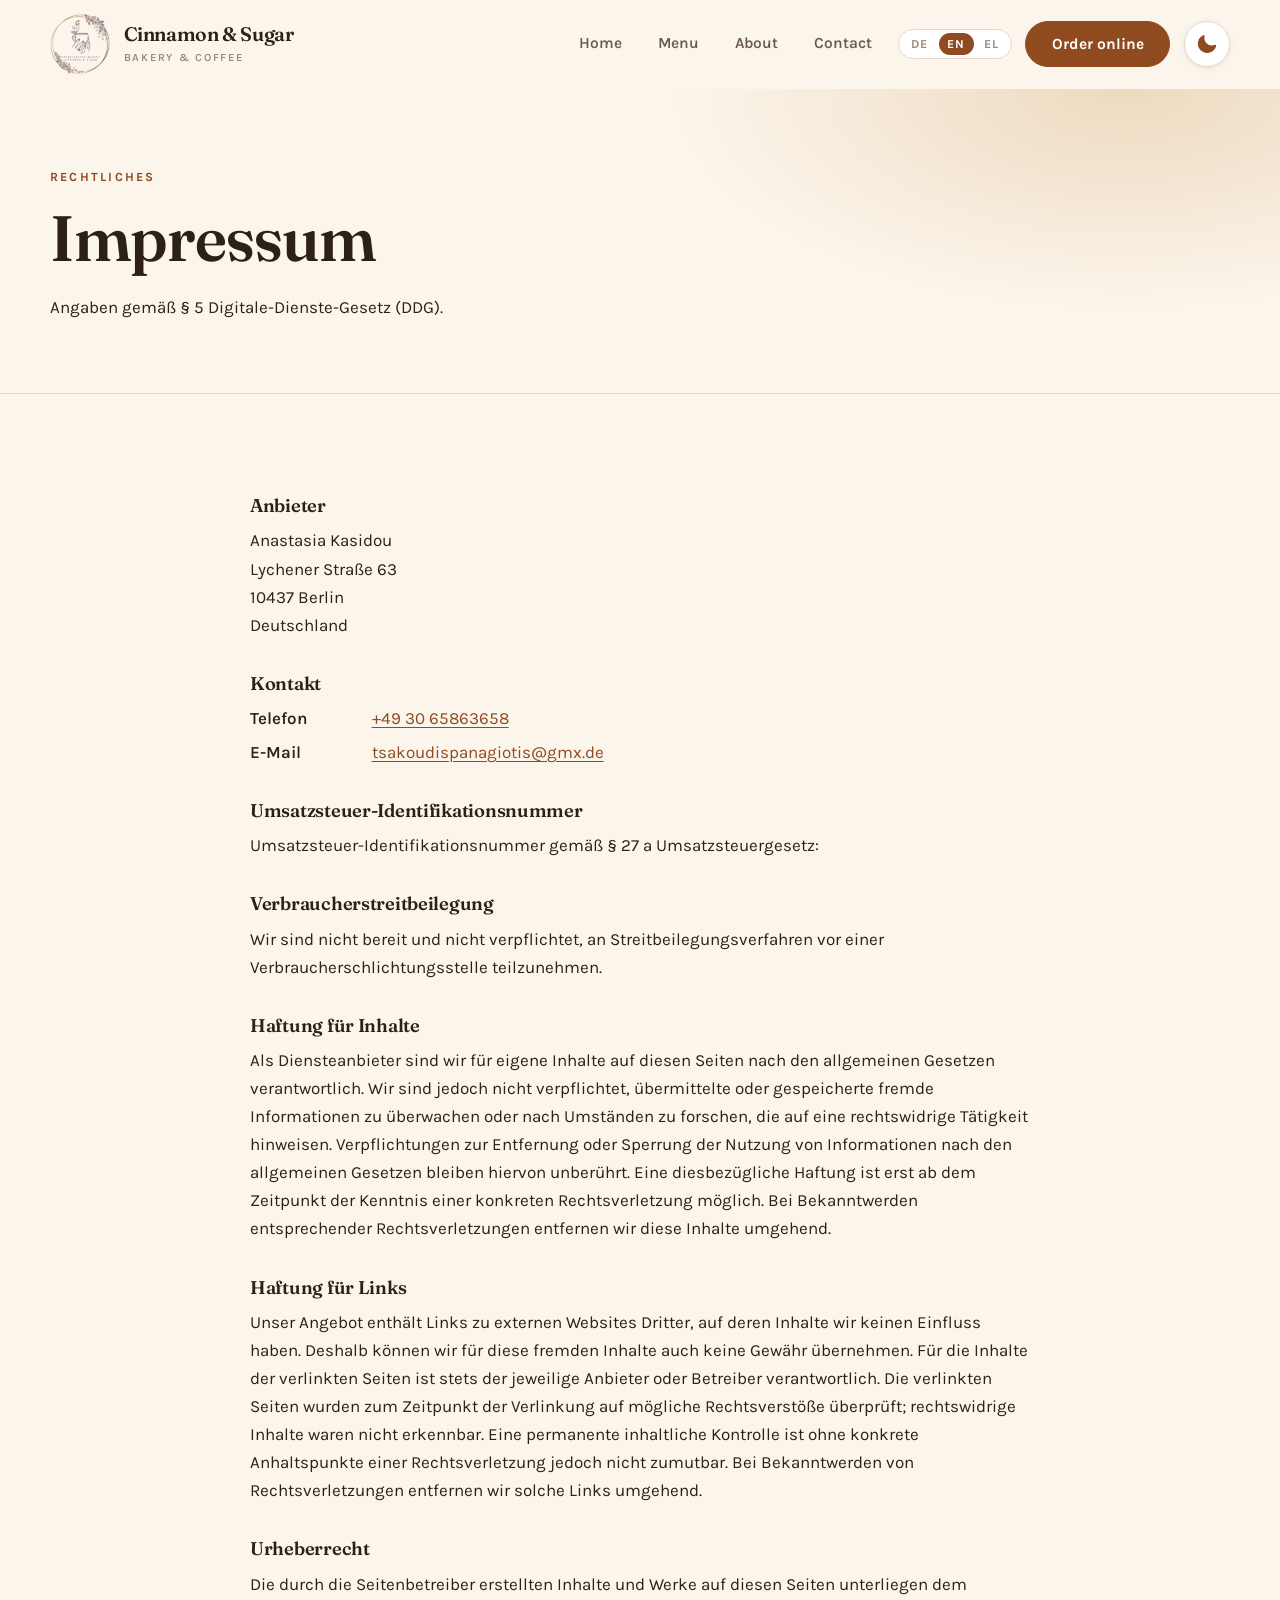
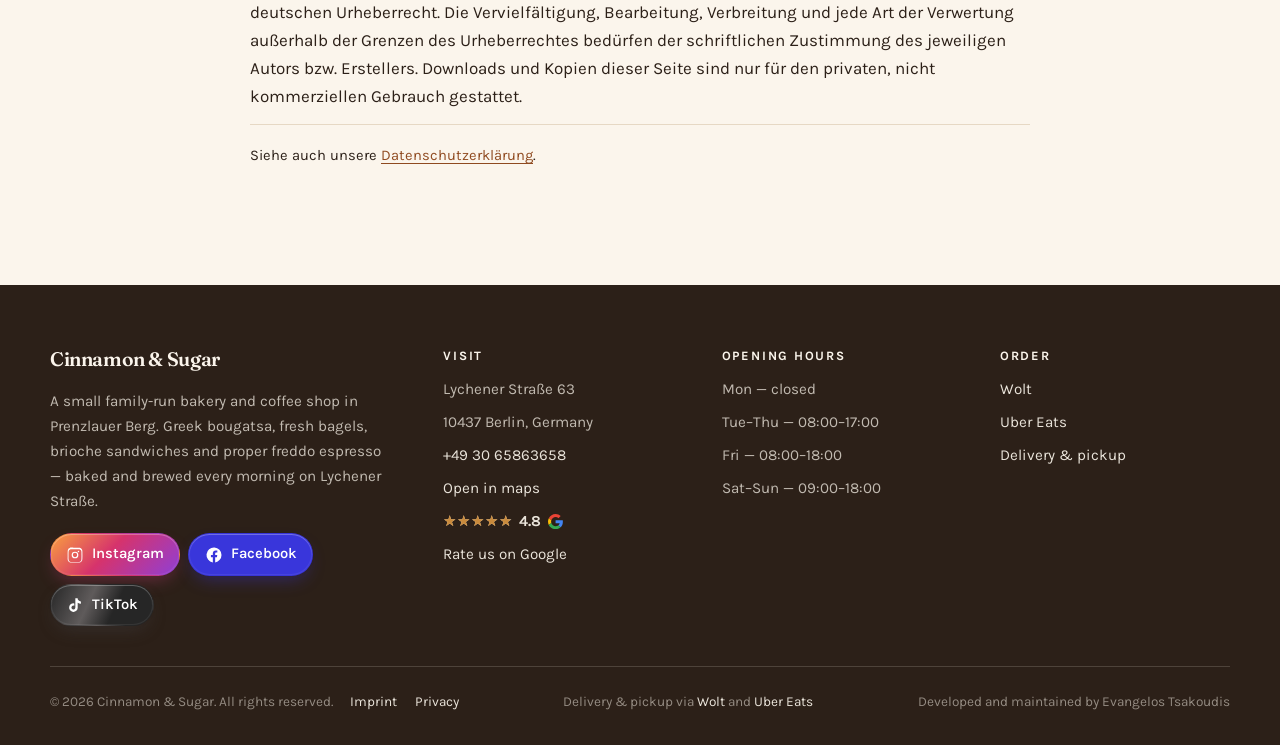
<file: impressum.html>
<!DOCTYPE html>
<html lang="de">
<head>
  <meta charset="utf-8">
  <meta name="viewport" content="width=device-width, initial-scale=1">

  <title>Impressum — Cinnamon &amp; Sugar</title>
  <meta name="description" content="Impressum und Anbieterkennzeichnung von Cinnamon &amp; Sugar, Lychener Straße 63, 10437 Berlin.">

  <link rel="canonical" href="https://cinnamon-und-sugar.de/impressum">

  <link rel="icon" type="image/png" href="source/images/favicon.png">


  <link rel="stylesheet" href="source/css/style.css?v=23">

  <script>
    /* Set the theme before first paint. */
    (function () {
      var t = null;
      try { t = localStorage.getItem("cs-theme"); } catch (e) {}
      if (t !== "dark" && t !== "light") {
        t = "light";
        try {
          if (window.matchMedia && matchMedia("(prefers-color-scheme: dark)").matches) t = "dark";
        } catch (e) {}
      }
      document.documentElement.setAttribute("data-theme", t);
    })();
  </script>

  <!-- Cloudflare injects its analytics beacon at the edge. -->
</head>
<body>
<!-- build:content -->
<!-- Shared layout. Placeholders inside comments get substituted too — avoid. -->

<a class="skip-link" href="#main" data-i18n="base.skip-to-content">Zum Inhalt springen</a>

<!-- Sticky navbar -->
<header class="nav" id="site-nav">
  <div class="shell nav__inner">
    <a class="brand" href="/">
      <img class="brand__mark" src="source/images/logo.png" alt=""
           width="60" height="60"
           data-src-light="source/images/logo.png"
           data-src-dark="source/images/logo-dark.png">
      <span>
        <span class="brand__name" data-i18n="base.cinnamon-and-sugar">Cinnamon &amp; Sugar</span>
        <span class="brand__tag" data-i18n="base.bakery-and-coffee">Bäckerei &amp; Café</span>
      </span>
    </a>

    <button class="nav__toggle" type="button" aria-expanded="false"
            aria-controls="nav-menu" aria-label="Navigation ein- und ausblenden" data-i18n-attr="aria-label:base.toggle-navigation-menu">
        <span></span>
      </button>

    <nav class="nav__menu" id="nav-menu" aria-label="Hauptnavigation" data-i18n-attr="aria-label:base.main">
      <ul class="nav__links">
        <li><a class="nav__link" data-nav="index"   href="/" data-i18n="base.home">Start</a></li>
        <li><a class="nav__link" data-nav="menu"    href="/menu" data-i18n="base.menu">Speisekarte</a></li>
        <li><a class="nav__link" data-nav="about"   href="/about" data-i18n="base.about">Über uns</a></li>
        <li><a class="nav__link" data-nav="contact" href="/contact" data-i18n="base.contact">Kontakt</a></li>
        <li class="lang" role="group" aria-label="Sprache ändern" data-i18n-attr="aria-label:base.change-language">
          <button type="button" class="lang__btn" data-lang="de" aria-pressed="false" data-i18n="base.de">DE</button>
          <button type="button" class="lang__btn" data-lang="en" aria-pressed="false" data-i18n="base.en">EN</button>
          <button type="button" class="lang__btn" data-lang="el" aria-pressed="false" data-i18n="base.el">EL</button>
        </li>
        <li>
          <a class="btn nav__cta" href="/contact#order" data-i18n="base.order-online">Online bestellen</a>
        </li>
        <li>
          <button class="theme-toggle" type="button" aria-pressed="false"
                  aria-label="Switch to dark mode">
            <svg class="theme-toggle__icon" width="22" height="22" viewBox="0 0 24 24"
                 aria-hidden="true" focusable="false"><path d="M21.64 13a1 1 0 0 0-1.05-.14 8.05 8.05 0 0 1-3.37.73 8.15 8.15 0 0 1-8.14-8.1 8.59 8.59 0 0 1 .25-2A1 1 0 0 0 8 2.36a10.14 10.14 0 1 0 14 11.69 1 1 0 0 0-.36-1.05Z"/></svg>
          </button>
        </li>
      </ul>
    </nav>
  </div>
</header>

<!-- Page content -->
<main id="main">
  <!-- title: Impressum — Cinnamon & Sugar -->

<!-- Legal text is German only: it is the language this business trades in, and a
     translation that drifts out of step is worse than none. Fill every [ ]. -->

<section class="banner">
  <div class="shell">
    <span class="eyebrow">Rechtliches</span>
    <h1>Impressum</h1>
    <p>Angaben gemäß § 5 Digitale-Dienste-Gesetz (DDG).</p>
  </div>
</section>

<section class="section" id="main">
  <div class="shell shell--slim legal" lang="de">

    <h2>Anbieter</h2>
    <p>
      Anastasia Kasidou<br>
      Lychener Straße 63<br>
      10437 Berlin<br>
      Deutschland
    </p>

    <h2>Kontakt</h2>
    <dl class="legal__list">
      <div><dt>Telefon</dt><dd><a href="tel:+493065863658">+49 30 65863658</a></dd></div>
      <div><dt>E-Mail</dt><dd><a href="mailto:tsakoudispanagiotis@gmx.de">tsakoudispanagiotis@gmx.de</a></dd></div>
    </dl>

    <h2>Umsatzsteuer-Identifikationsnummer</h2>
    <p>
      Umsatzsteuer-Identifikationsnummer gemäß § 27 a Umsatzsteuergesetz:<br>
    </p>

    <h2>Verbraucherstreitbeilegung</h2>
    <p>
      Wir sind nicht bereit und nicht verpflichtet, an Streitbeilegungsverfahren
      vor einer Verbraucherschlichtungsstelle teilzunehmen.
    </p>

    <h2>Haftung für Inhalte</h2>
    <p>
      Als Diensteanbieter sind wir für eigene Inhalte auf diesen Seiten nach den
      allgemeinen Gesetzen verantwortlich. Wir sind jedoch nicht verpflichtet,
      übermittelte oder gespeicherte fremde Informationen zu überwachen oder nach
      Umständen zu forschen, die auf eine rechtswidrige Tätigkeit hinweisen.
      Verpflichtungen zur Entfernung oder Sperrung der Nutzung von Informationen
      nach den allgemeinen Gesetzen bleiben hiervon unberührt. Eine diesbezügliche
      Haftung ist erst ab dem Zeitpunkt der Kenntnis einer konkreten
      Rechtsverletzung möglich. Bei Bekanntwerden entsprechender Rechtsverletzungen
      entfernen wir diese Inhalte umgehend.
    </p>

    <h2>Haftung für Links</h2>
    <p>
      Unser Angebot enthält Links zu externen Websites Dritter, auf deren Inhalte
      wir keinen Einfluss haben. Deshalb können wir für diese fremden Inhalte auch
      keine Gewähr übernehmen. Für die Inhalte der verlinkten Seiten ist stets der
      jeweilige Anbieter oder Betreiber verantwortlich. Die verlinkten Seiten
      wurden zum Zeitpunkt der Verlinkung auf mögliche Rechtsverstöße überprüft;
      rechtswidrige Inhalte waren nicht erkennbar. Eine permanente inhaltliche
      Kontrolle ist ohne konkrete Anhaltspunkte einer Rechtsverletzung jedoch nicht
      zumutbar. Bei Bekanntwerden von Rechtsverletzungen entfernen wir solche Links
      umgehend.
    </p>

    <h2>Urheberrecht</h2>
    <p>
      Die durch die Seitenbetreiber erstellten Inhalte und Werke auf diesen Seiten
      unterliegen dem deutschen Urheberrecht. Die Vervielfältigung, Bearbeitung,
      Verbreitung und jede Art der Verwertung außerhalb der Grenzen des
      Urheberrechtes bedürfen der schriftlichen Zustimmung des jeweiligen Autors
      bzw. Erstellers. Downloads und Kopien dieser Seite sind nur für den privaten,
      nicht kommerziellen Gebrauch gestattet.
    </p>

    <p class="legal__meta">
      Siehe auch unsere <a href="/datenschutz">Datenschutzerklärung</a>.
    </p>
  </div>
</section>

</main>

<!-- Footer -->
<footer class="footer">
  <div class="shell">
    <div class="footer__grid">
      <div class="footer__brand">
        <span class="brand__name" data-i18n="base.cinnamon-and-sugar">Cinnamon &amp; Sugar</span>
        <p data-i18n="base.a-small-family-run-bakery-and">Eine kleine familiengeführte Bäckerei mit Café in Prenzlauer Berg. Griechische Bougatsa, frische Bagels, Brioche-Sandwiches und richtiger Freddo Espresso — jeden Morgen frisch gebacken und gebrüht in der Lychener Straße.</p>

        <ul class="social">
          <li class="social--brand social--instagram">
            <a href="https://www.instagram.com/greek_coffee_bakery/" target="_blank" rel="noopener"
               aria-label="Cinnamon &amp; Sugar auf Instagram" data-i18n-attr="aria-label:base.cinnamon-and-sugar-on-instagram">
              <svg viewBox="0 0 24 24" aria-hidden="true"><path d="M12 2.2c3.2 0 3.6 0 4.9.07 1.2.05 1.8.25 2.2.42.6.22 1 .48 1.4.9.43.42.7.82.92 1.4.17.42.37 1.05.42 2.24.06 1.28.07 1.66.07 4.88s0 3.6-.07 4.88c-.05 1.2-.25 1.82-.42 2.24-.22.58-.49.98-.91 1.4-.42.42-.82.69-1.4.91-.42.17-1.05.37-2.24.42-1.28.06-1.66.07-4.88.07s-3.6 0-4.88-.07c-1.2-.05-1.82-.25-2.24-.42-.58-.22-.98-.49-1.4-.91-.42-.42-.69-.82-.91-1.4-.17-.42-.37-1.05-.42-2.24C2.21 15.6 2.2 15.22 2.2 12s0-3.6.07-4.88c.05-1.2.25-1.82.42-2.24.22-.58.49-.98.91-1.4.42-.42.82-.69 1.4-.91.42-.17 1.05-.37 2.24-.42C8.4 2.21 8.8 2.2 12 2.2Zm0 1.98c-3.16 0-3.53.01-4.78.07-.9.04-1.39.19-1.71.32-.43.17-.74.37-1.06.69-.32.32-.52.63-.69 1.06-.13.32-.28.81-.32 1.71-.06 1.25-.07 1.62-.07 4.78s.01 3.53.07 4.78c.4.9.19 1.39.32 1.71.17.43.37.74.69 1.06.32.32.63.52 1.06.69.32.13.81.28 1.71.32 1.25.06 1.62.07 4.78.07s3.53-.01 4.78-.07c.9-.04 1.39-.19 1.71-.32.43-.17.74-.37 1.06-.69.32-.32.52-.63.69-1.06.13-.32.28-.81.32-1.71.06-1.25.07-1.62.07-4.78s-.01-3.53-.07-4.78c-.04-.9-.19-1.39-.32-1.71a2.85 2.85 0 0 0-.69-1.06 2.85 2.85 0 0 0-1.06-.69c-.32-.13-.81-.28-1.71-.32-1.25-.06-1.62-.07-4.78-.07Zm0 3.37a4.45 4.45 0 1 1 0 8.9 4.45 4.45 0 0 1 0-8.9Zm0 7.34a2.89 2.89 0 1 0 0-5.78 2.89 2.89 0 0 0 0 5.78Zm5.67-7.54a1.04 1.04 0 1 1-2.08 0 1.04 1.04 0 0 1 2.08 0Z"/></svg>
              Instagram
            </a>
          </li>
          <li class="social--brand social--facebook">
            <a href="https://www.facebook.com/p/Cinnamon-and-Sugar-100090695405160/" target="_blank" rel="noopener"
               aria-label="Cinnamon &amp; Sugar auf Facebook" data-i18n-attr="aria-label:base.cinnamon-and-sugar-on-facebook">
              <svg viewBox="0 0 24 24" aria-hidden="true"><path d="M22 12a10 10 0 1 0-11.56 9.88v-6.99H7.9V12h2.54V9.8c0-2.5 1.49-3.89 3.77-3.89 1.1 0 2.24.2 2.24.2v2.46h-1.26c-1.24 0-1.63.77-1.63 1.56V12h2.78l-.44 2.89h-2.34v6.99A10 10 0 0 0 22 12Z"/></svg>
              Facebook
            </a>
          </li>
          <li class="social--brand social--tiktok">
            <a href="https://www.tiktok.com/@cinnamon.and.suga8" target="_blank" rel="noopener"
               aria-label="Cinnamon &amp; Sugar auf TikTok" data-i18n-attr="aria-label:base.cinnamon-and-sugar-on-tiktok">
              <svg viewBox="0 0 24 24" aria-hidden="true"><path d="M16.6 5.82A4.28 4.28 0 0 1 15.54 3h-3.09v12.4a2.59 2.59 0 0 1-4.66 1.55 2.59 2.59 0 0 1 3.3-3.84v-3.2a5.72 5.72 0 1 0 4.51 5.59V9.01a7.35 7.35 0 0 0 4.3 1.38V7.3a4.29 4.29 0 0 1-3.3-1.48Z"/></svg>
              TikTok
            </a>
          </li>
        </ul>
      </div>

      <div>
        <h4 data-i18n="base.visit">Besuch</h4>
        <ul>
          <li data-i18n="common.lychener-strasse-63">Lychener Straße 63</li>
          <li data-i18n="base.10437-berlin-germany">10437 Berlin, Deutschland</li>
          <li><a href="tel:+493065863658">+49 30 65863658</a></li>
          <li>
            <a href="https://www.openstreetmap.org/?mlat=52.5455117&amp;mlon=13.4192466#map=18/52.5455117/13.4192466"
               target="_blank" rel="noopener" data-i18n="base.open-in-maps">In Karten öffnen</a>
          </li>
          <li class="footer-rating">
            <span class="rating__stars" data-fill="96" aria-hidden="true"></span>
            <span class="footer-rating__score" data-i18n="common.google-score">4,8</span>
            <svg class="g-mark" viewBox="0 0 48 48" aria-hidden="true" focusable="false"><path fill="#ea4335" d="M24 9.5c3.54 0 6.71 1.22 9.21 3.6l6.85-6.85C35.9 2.38 30.47 0 24 0 14.62 0 6.51 5.38 2.56 13.22l7.98 6.19C12.43 13.72 17.74 9.5 24 9.5Z"/><path fill="#4285f4" d="M46.98 24.55c0-1.57-.15-3.09-.38-4.55H24v9.02h12.94c-.58 2.96-2.26 5.48-4.78 7.18l7.73 6c4.51-4.18 7.09-10.36 7.09-17.65Z"/><path fill="#fbbc05" d="M10.53 28.59c-.48-1.45-.76-2.99-.76-4.59s.27-3.14.76-4.59l-7.98-6.19C.92 16.46 0 20.12 0 24c0 3.88.92 7.54 2.56 10.78l7.97-6.19Z"/><path fill="#34a853" d="M24 48c6.48 0 11.93-2.13 15.89-5.81l-7.73-6c-2.15 1.45-4.92 2.3-8.16 2.3-6.26 0-11.57-4.22-13.47-9.91l-7.98 6.19C6.51 42.62 14.62 48 24 48Z"/></svg>
          </li>
          <li>
            <a href="https://g.page/r/CeMncRmxMK90EBE/review" target="_blank" rel="noopener"
               data-i18n="common.rate-us-on-google">Bewerte uns auf Google</a>
          </li>
        </ul>
      </div>

      <div>
        <h4 data-i18n="common.opening-hours">Öffnungszeiten</h4>
        <ul>
          <li data-i18n="base.mon-closed">Mo — Ruhetag</li>
          <li data-i18n="base.tue-thu-08-00-17-00">Di–Do — 08:00–17:00</li>
          <li data-i18n="base.fri-08-00-18-00">Fr — 08:00–18:00</li>
          <li data-i18n="base.sat-sun-09-00-18-00">Sa–So — 09:00–18:00</li>
        </ul>
      </div>

      <div>
        <h4 data-i18n="base.order">Bestellen</h4>
        <ul>
          <li><a href="https://wolt.com/de/deu/berlin/restaurant/cinnamon-sugar" target="_blank" rel="noopener" data-i18n="common.wolt">Wolt</a></li>
          <li><a href="https://www.ubereats.com/de-en/store/coffee-%26-bakery-cinnamon-and-sugar/b0k5kIpiRRClQ3yqFfLjxg" target="_blank" rel="noopener" data-i18n="common.uber-eats">Uber Eats</a></li>
          <li><a href="/contact#order" data-i18n="common.delivery-and-pickup">Lieferung &amp; Abholung</a></li>
        </ul>
      </div>
    </div>

    <div class="footer__bar">
      <span data-i18n-skip>
        <span data-i18n="base.year-cinnamon-and-sugar-all-rights">© 2026 Cinnamon &amp; Sugar. Alle Rechte vorbehalten.</span>
        <a class="footer__legal" href="/impressum" data-i18n="base.impressum">Impressum</a>
        <a class="footer__legal" href="/datenschutz" data-i18n="base.privacy">Datenschutz</a>
      </span>
      <span data-i18n-skip>
        <span data-i18n="base.delivery-and-pickup-via">Lieferung &amp; Abholung über</span>
        <a href="https://wolt.com/de/deu/berlin/restaurant/cinnamon-sugar" target="_blank" rel="noopener" data-i18n="common.wolt">Wolt</a>
        <span data-i18n="base.and">und</span>
        <a href="https://www.ubereats.com/de-en/store/coffee-%26-bakery-cinnamon-and-sugar/b0k5kIpiRRClQ3yqFfLjxg" target="_blank" rel="noopener" data-i18n="common.uber-eats">Uber Eats</a>
      </span>
      <span data-i18n-skip>
        <span data-i18n="base.developed-and-maintained-by">Entwickelt und betreut von</span>
        Evangelos Tsakoudis
      </span>
    </div>
  </div>
</footer>

<!-- /build:content -->
  <script src="source/js/template.js?v=23" data-page="impressum" data-root="source/"></script>
</body>
</html>
</file>
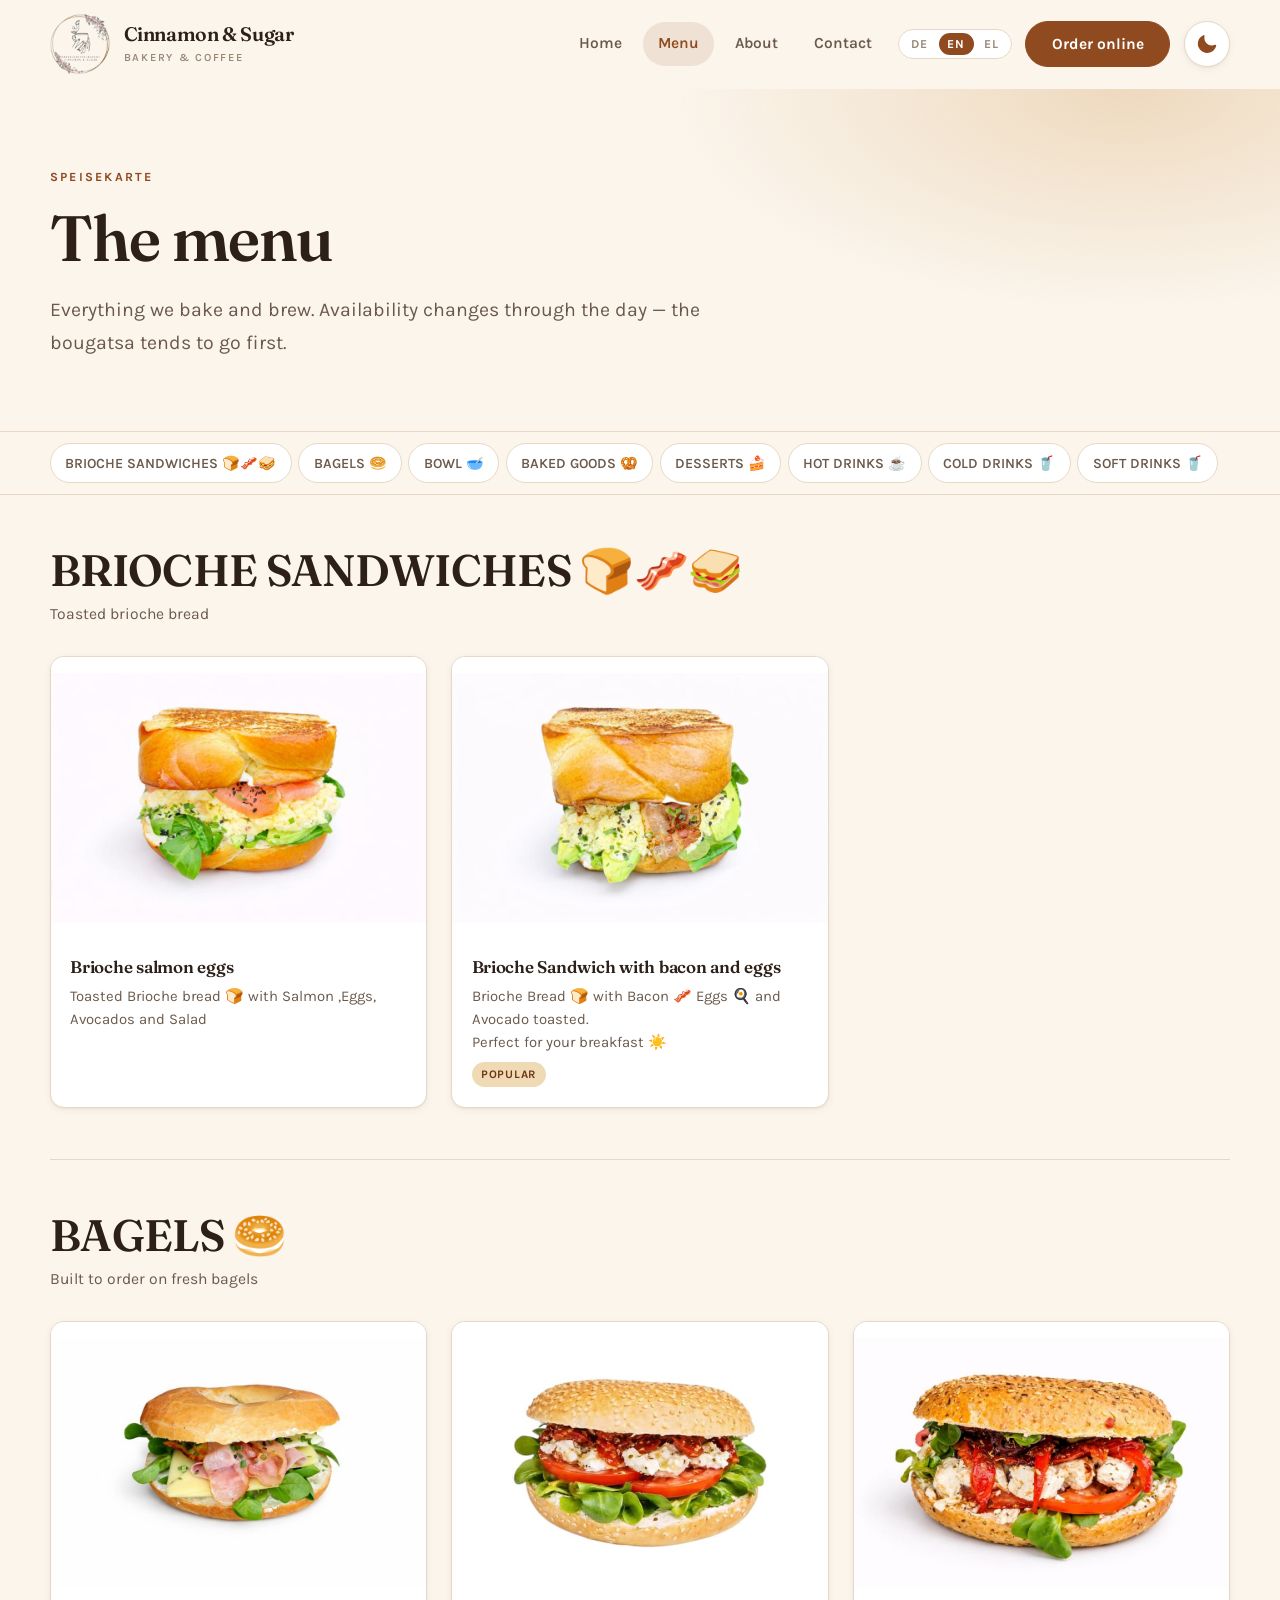
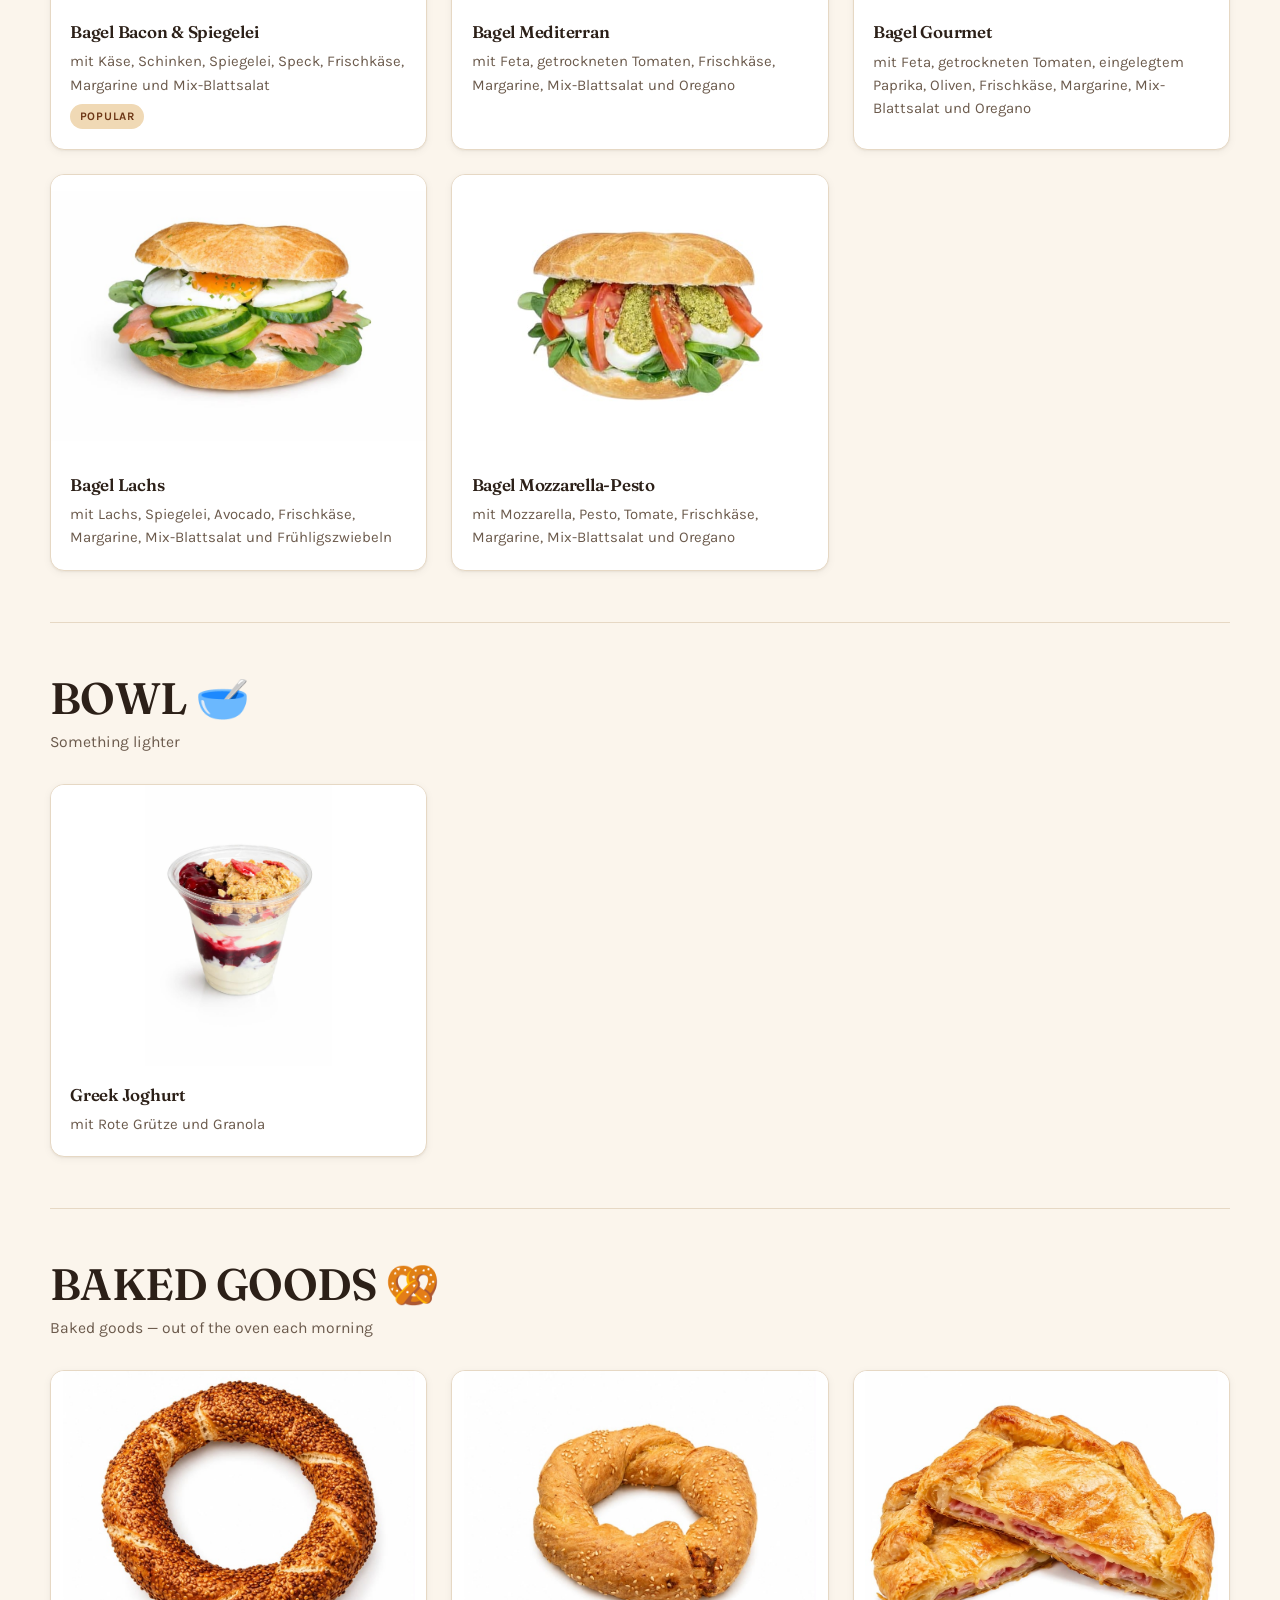
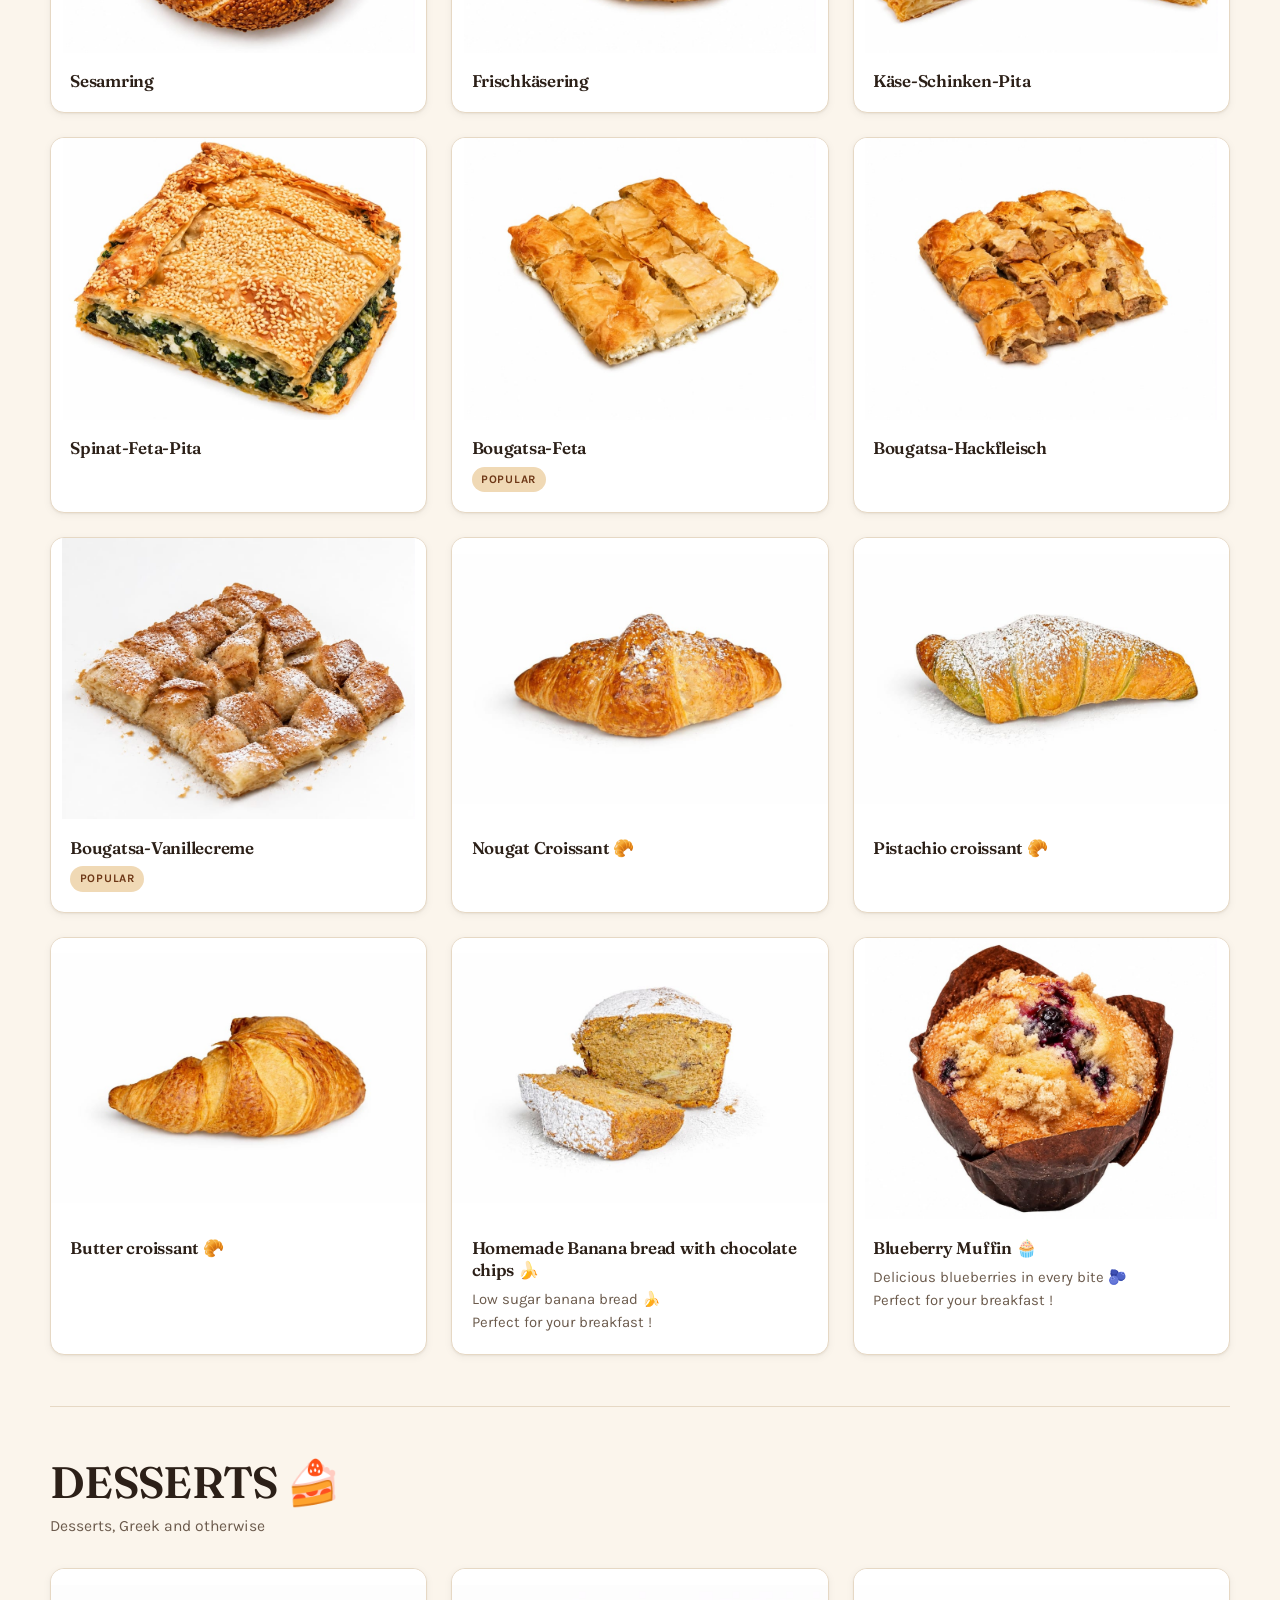
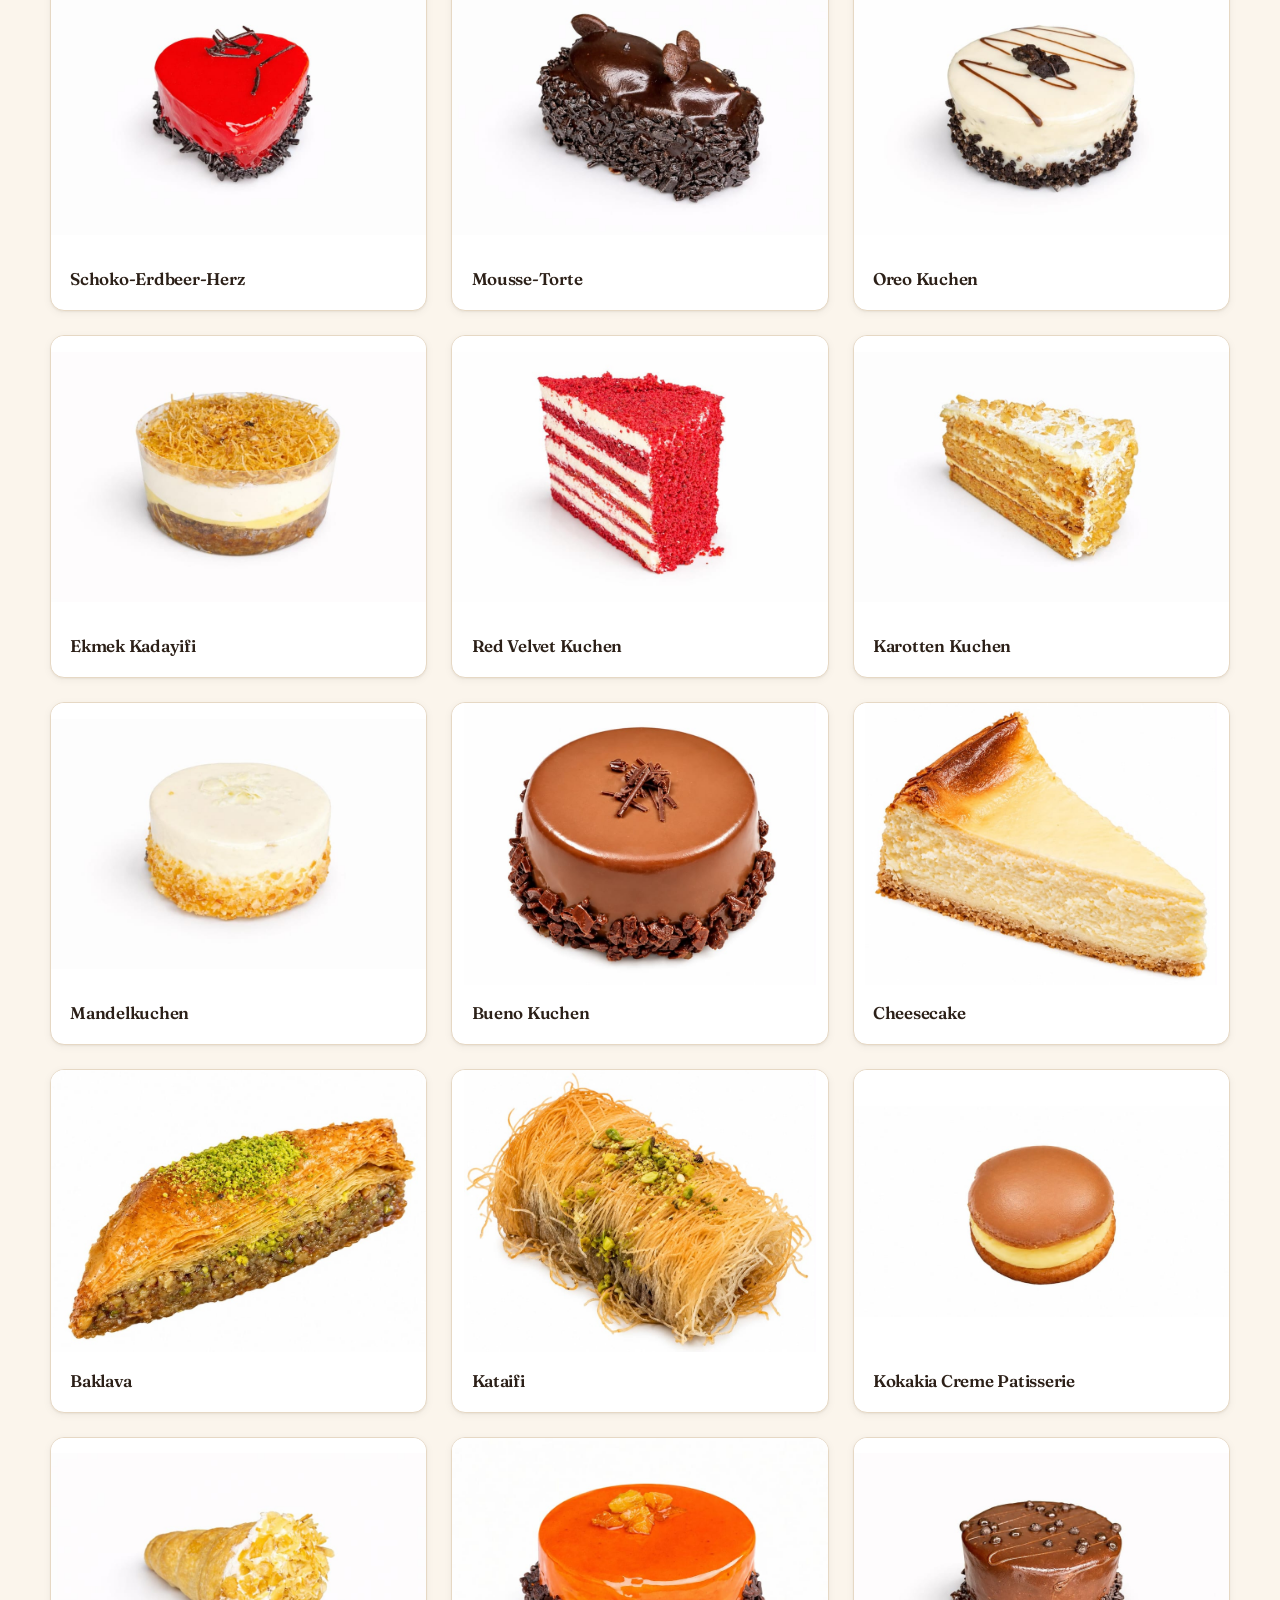
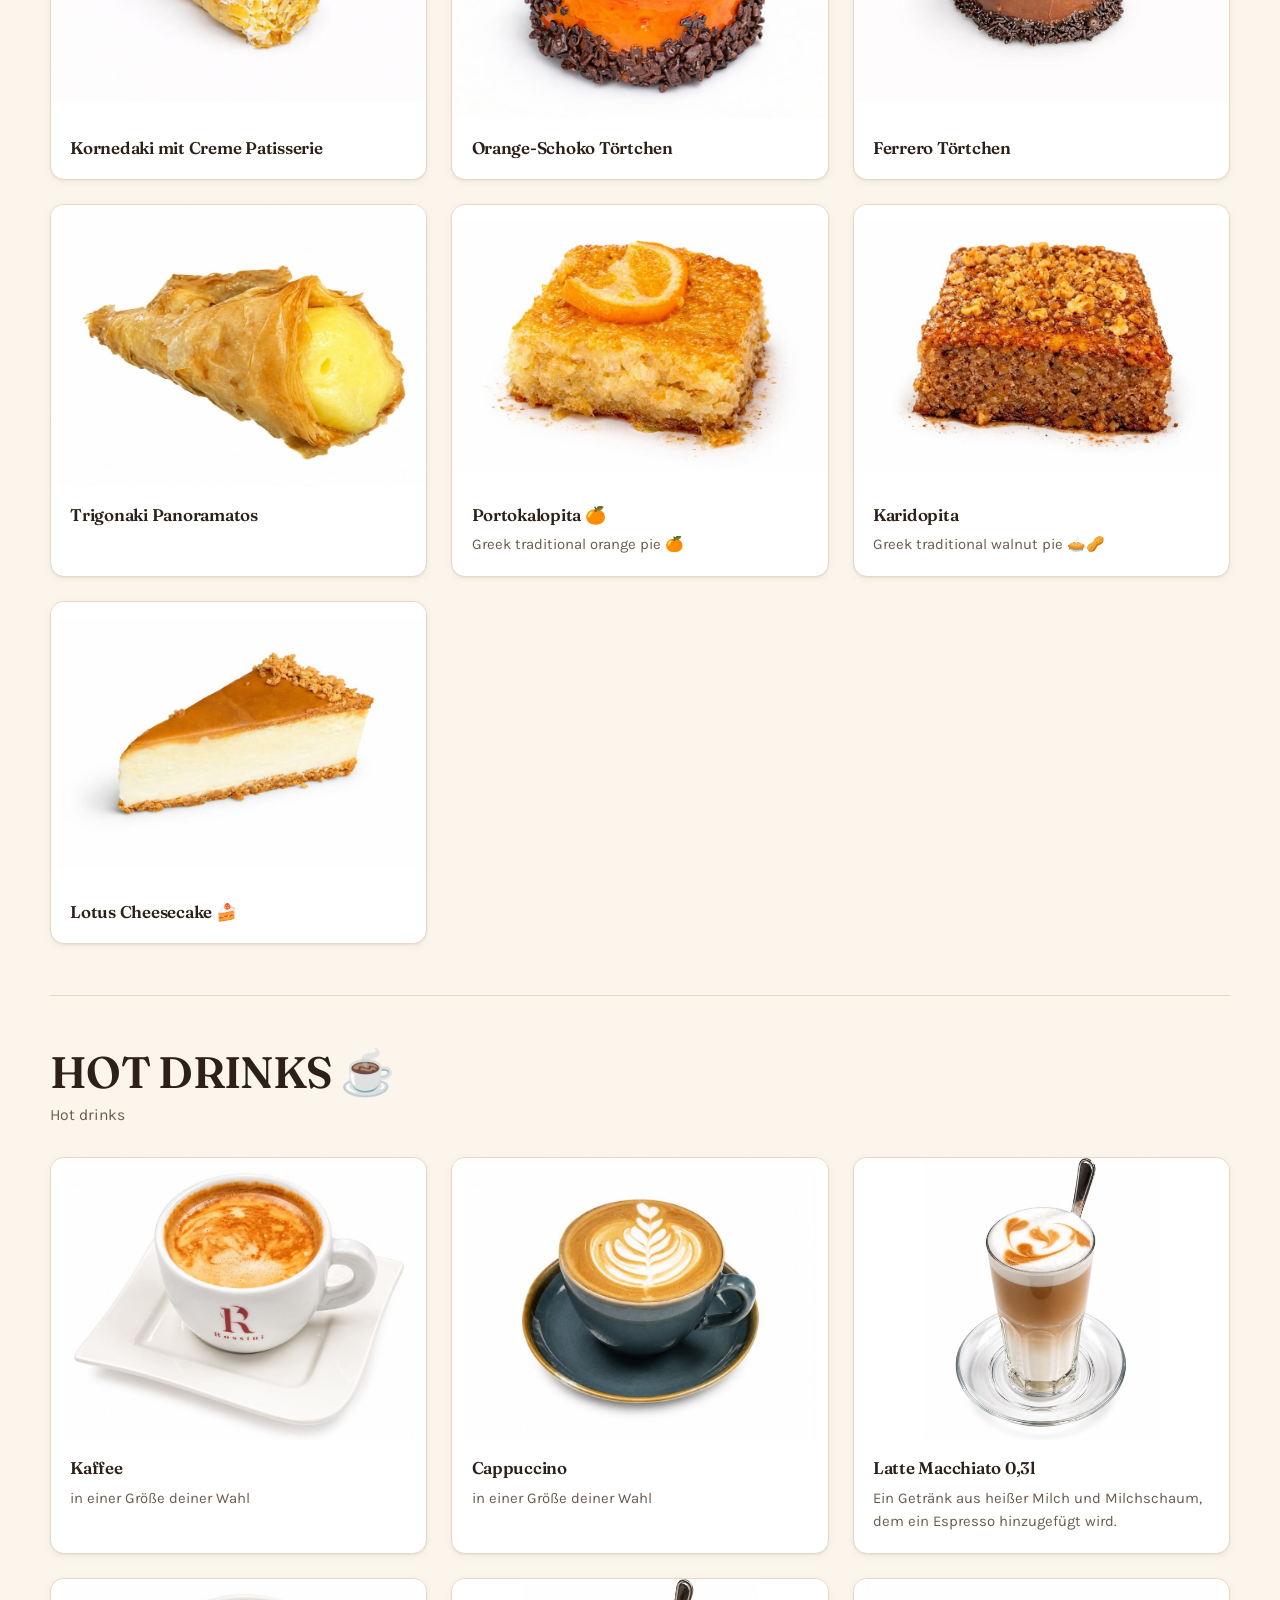
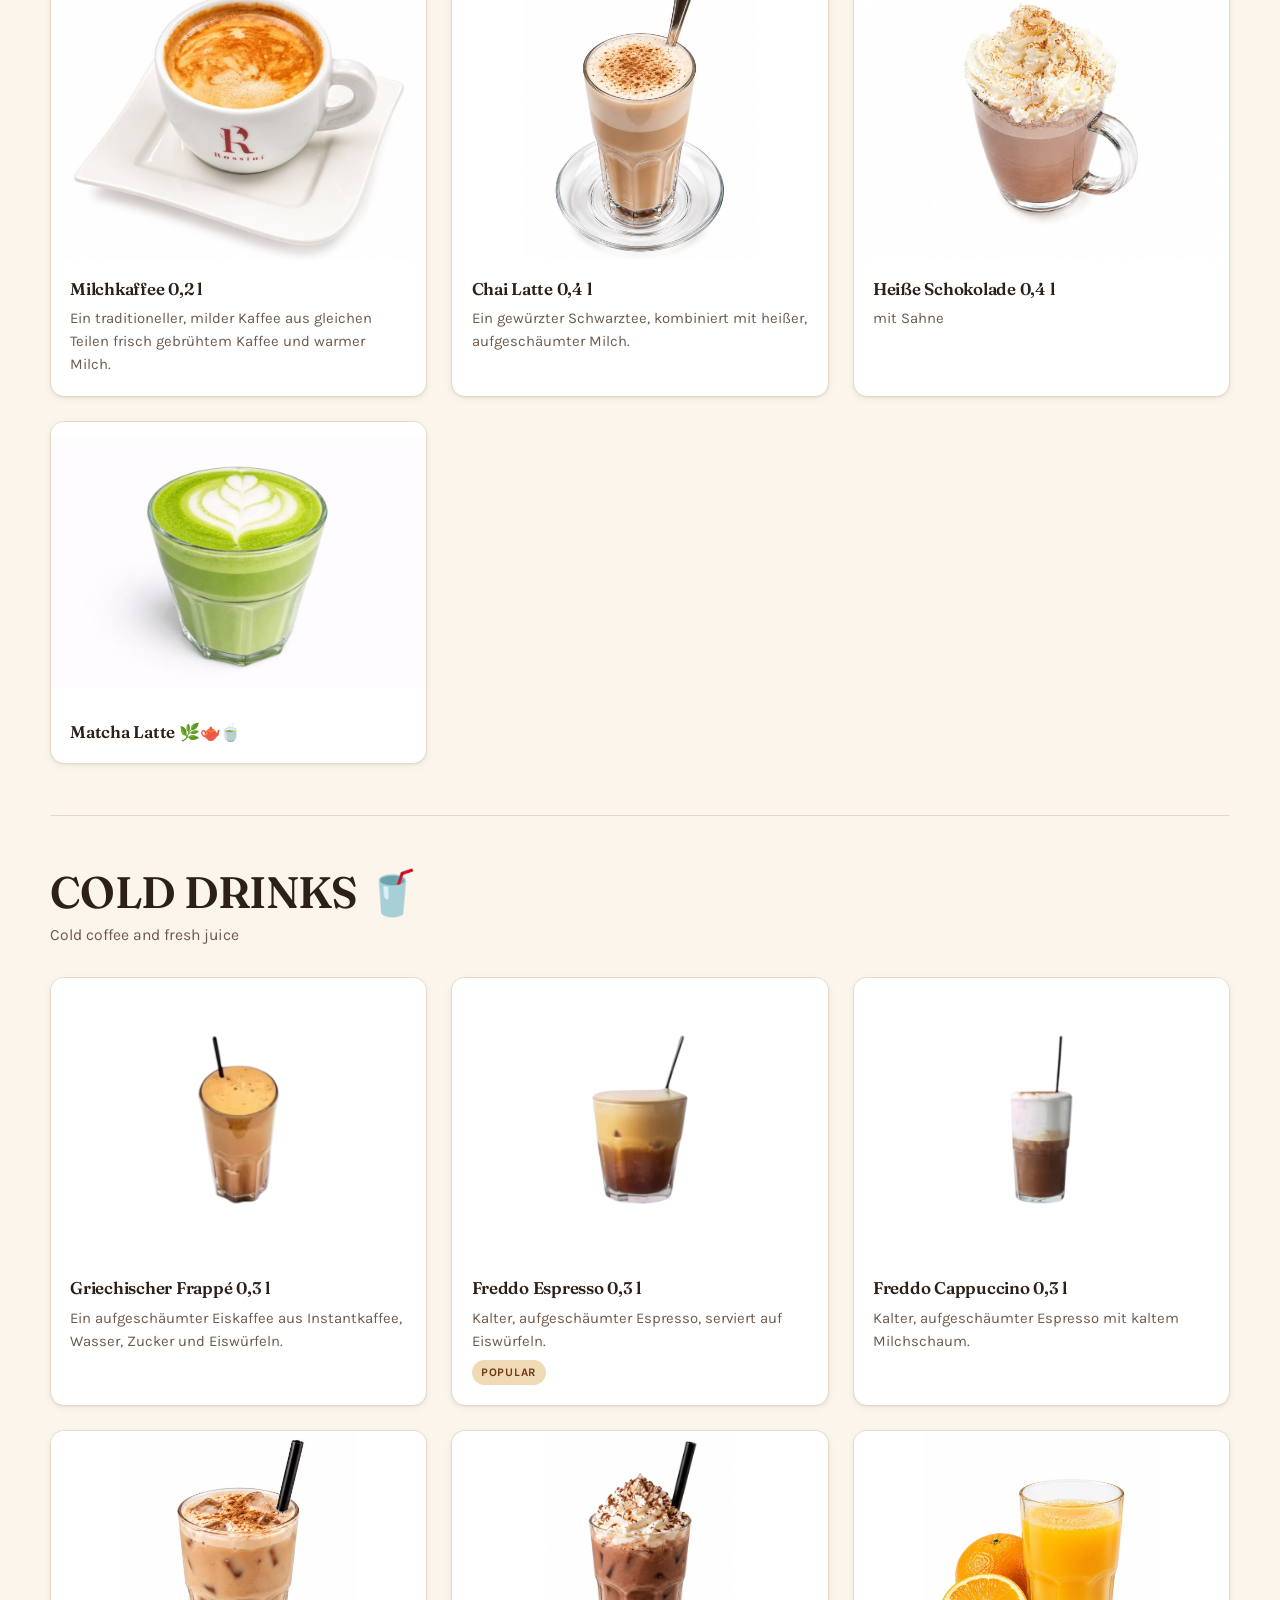
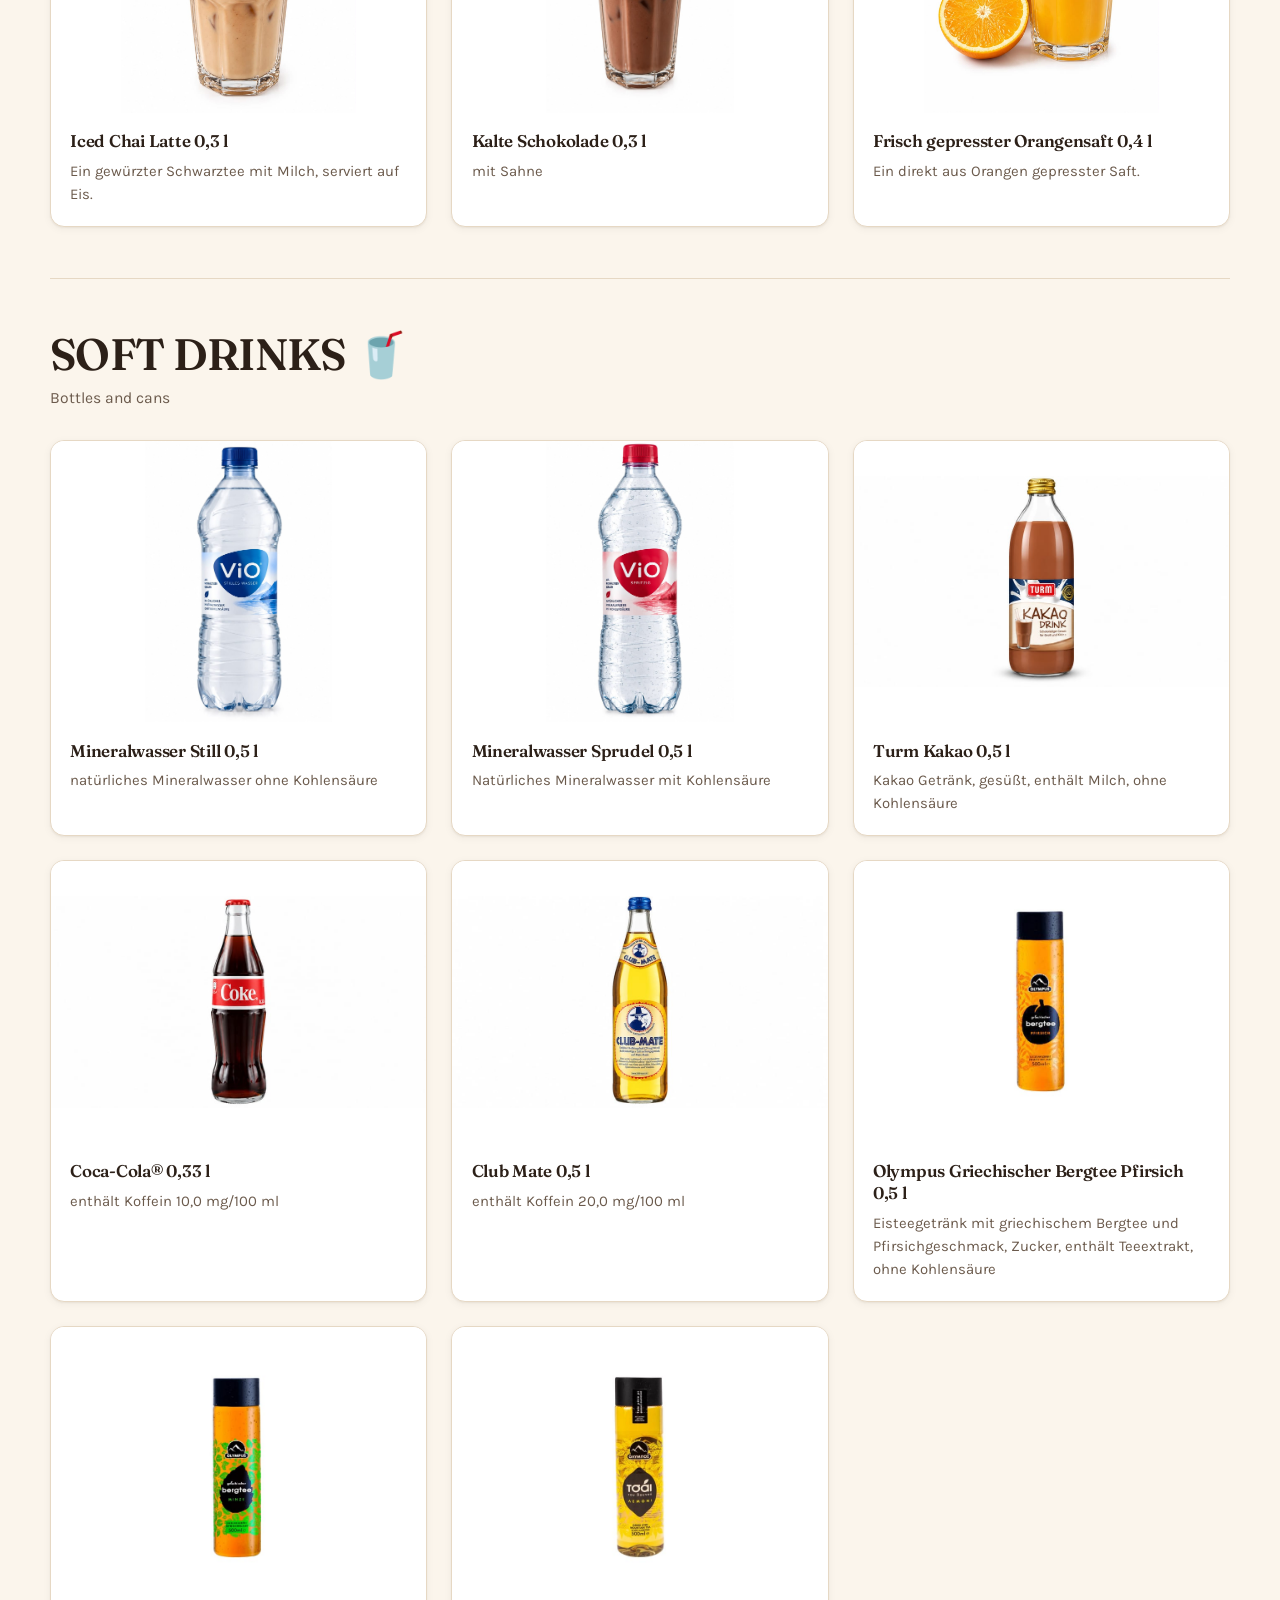
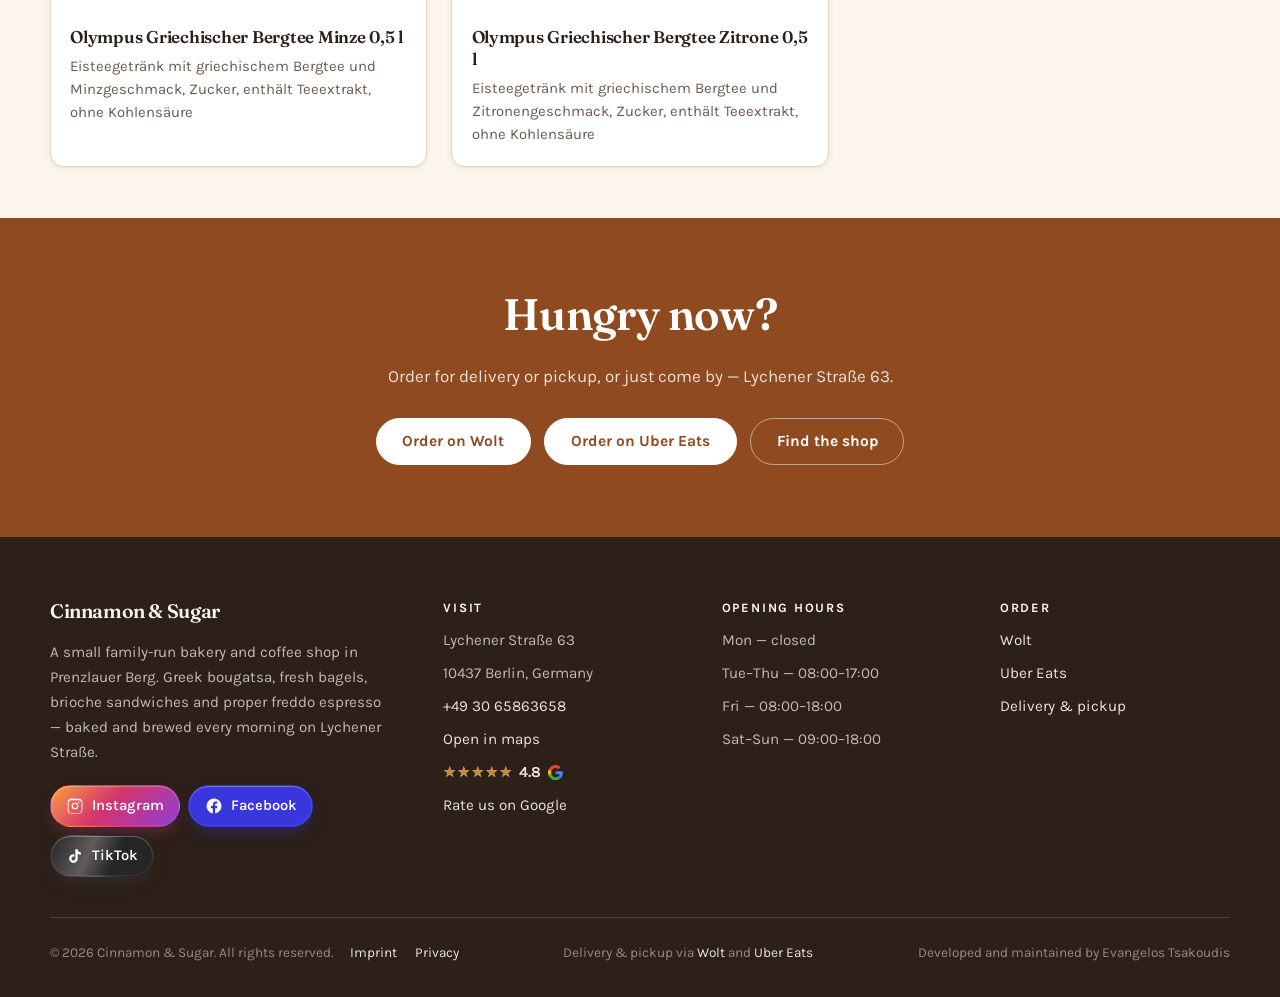
<file: menu.html>
<!DOCTYPE html>
<html lang="de">
<head>
  <meta charset="utf-8">
  <meta name="viewport" content="width=device-width, initial-scale=1">

  <title>Speisekarte — Cinnamon &amp; Sugar</title>
  <meta name="description" content="Die ganze Speisekarte von Cinnamon &amp; Sugar: Brioche-Sandwiches, Bagels, Bougatsa, Kuchen, heißer Kaffee, Freddo und kalte Getränke.">

  <link rel="canonical" href="https://cinnamon-und-sugar.de/menu">

  <link rel="icon" type="image/png" href="source/images/favicon.png">


  <link rel="stylesheet" href="source/css/style.css?v=23">

  <script>
    /* Set the theme before first paint. */
    (function () {
      var t = null;
      try { t = localStorage.getItem("cs-theme"); } catch (e) {}
      if (t !== "dark" && t !== "light") {
        t = "light";
        try {
          if (window.matchMedia && matchMedia("(prefers-color-scheme: dark)").matches) t = "dark";
        } catch (e) {}
      }
      document.documentElement.setAttribute("data-theme", t);
    })();
  </script>

  <!-- Cloudflare injects its analytics beacon at the edge. -->
</head>
<body>
<!-- build:content -->
<!-- Shared layout. Placeholders inside comments get substituted too — avoid. -->

<a class="skip-link" href="#main" data-i18n="base.skip-to-content">Zum Inhalt springen</a>

<!-- Sticky navbar -->
<header class="nav" id="site-nav">
  <div class="shell nav__inner">
    <a class="brand" href="/">
      <img class="brand__mark" src="source/images/logo.png" alt=""
           width="60" height="60"
           data-src-light="source/images/logo.png"
           data-src-dark="source/images/logo-dark.png">
      <span>
        <span class="brand__name" data-i18n="base.cinnamon-and-sugar">Cinnamon &amp; Sugar</span>
        <span class="brand__tag" data-i18n="base.bakery-and-coffee">Bäckerei &amp; Café</span>
      </span>
    </a>

    <button class="nav__toggle" type="button" aria-expanded="false"
            aria-controls="nav-menu" aria-label="Navigation ein- und ausblenden" data-i18n-attr="aria-label:base.toggle-navigation-menu">
        <span></span>
      </button>

    <nav class="nav__menu" id="nav-menu" aria-label="Hauptnavigation" data-i18n-attr="aria-label:base.main">
      <ul class="nav__links">
        <li><a class="nav__link" data-nav="index"   href="/" data-i18n="base.home">Start</a></li>
        <li><a class="nav__link" data-nav="menu"    href="/menu" data-i18n="base.menu">Speisekarte</a></li>
        <li><a class="nav__link" data-nav="about"   href="/about" data-i18n="base.about">Über uns</a></li>
        <li><a class="nav__link" data-nav="contact" href="/contact" data-i18n="base.contact">Kontakt</a></li>
        <li class="lang" role="group" aria-label="Sprache ändern" data-i18n-attr="aria-label:base.change-language">
          <button type="button" class="lang__btn" data-lang="de" aria-pressed="false" data-i18n="base.de">DE</button>
          <button type="button" class="lang__btn" data-lang="en" aria-pressed="false" data-i18n="base.en">EN</button>
          <button type="button" class="lang__btn" data-lang="el" aria-pressed="false" data-i18n="base.el">EL</button>
        </li>
        <li>
          <a class="btn nav__cta" href="/contact#order" data-i18n="base.order-online">Online bestellen</a>
        </li>
        <li>
          <button class="theme-toggle" type="button" aria-pressed="false"
                  aria-label="Switch to dark mode">
            <svg class="theme-toggle__icon" width="22" height="22" viewBox="0 0 24 24"
                 aria-hidden="true" focusable="false"><path d="M21.64 13a1 1 0 0 0-1.05-.14 8.05 8.05 0 0 1-3.37.73 8.15 8.15 0 0 1-8.14-8.1 8.59 8.59 0 0 1 .25-2A1 1 0 0 0 8 2.36a10.14 10.14 0 1 0 14 11.69 1 1 0 0 0-.36-1.05Z"/></svg>
          </button>
        </li>
      </ul>
    </nav>
  </div>
</header>

<!-- Page content -->
<main id="main">
  <!-- title: Menu — Cinnamon & Sugar -->


<section class="banner">
  <div class="shell">
    <span class="eyebrow" data-i18n="menu.speisekarte">Speisekarte</span>
    <h1 data-i18n="menu.the-menu">Die Speisekarte</h1>
    <p class="lede" data-i18n="menu.everything-we-bake-and-brew-availability">Alles, was wir backen und brühen. Was da ist, ändert sich über den Tag — die Bougatsa ist meist zuerst weg.</p>
  </div>
</section>


<nav class="menu-nav" aria-label="Kategorien der Speisekarte" data-i18n-attr="aria-label:menu.menu-categories">
  <div class="shell menu-nav__scroll">
    <a class="menu-nav__link" href="#brioche-sandwiches" data-i18n="menu.brioche-sandwiches">BRIOCHE-SANDWICHES 🍞🥓🥪</a>
    <a class="menu-nav__link" href="#bagels" data-i18n="menu.bagels">BAGELS 🥯</a>
    <a class="menu-nav__link" href="#bowl" data-i18n="menu.bowl">BOWL 🥣</a>
    <a class="menu-nav__link" href="#backwaren" data-i18n="menu.backwaren">BACKWAREN 🥨</a>
    <a class="menu-nav__link" href="#nachtisch" data-i18n="menu.nachtisch">NACHTISCH 🍰</a>
    <a class="menu-nav__link" href="#hei-getranke" data-i18n="menu.hei-getranke">HEIẞGETRÄNKE ☕</a>
    <a class="menu-nav__link" href="#kalte-getranke" data-i18n="menu.kalte-getranke">KALTE GETRÄNKE 🥤</a>
    <a class="menu-nav__link" href="#alkoholfreie-getranke" data-i18n="menu.alkoholfreie-getranke">ALKOHOLFREIE GETRÄNKE 🥤</a>
  </div>
</nav>


<div class="shell">

  <section class="menu-section" id="brioche-sandwiches">
    <div class="menu-section__head">
      <h2 data-i18n="menu.brioche-sandwiches">BRIOCHE-SANDWICHES 🍞🥓🥪</h2>
      <p data-i18n="menu.toasted-brioche-bread">Getoastetes Briochebrot</p>
    </div>

    <div class="menu-grid">
      <article class="menu-item">
        <div class="item-photo" data-placeholder="Foto folgt" data-i18n-attr="data-placeholder:common.photo-coming-soon">
          <img src="source/images/menu/brioche-salmon-eggs.jpg" alt="Brioche salmon eggs" loading="lazy">
        </div>
        <div class="menu-item__body">
          <h3 class="menu-item__name">Brioche salmon eggs</h3>
          <p class="menu-item__desc">Toasted Brioche bread 🍞 with Salmon ,Eggs, Avocados and Salad</p>
        </div>
      </article>

      <article class="menu-item">
        <div class="item-photo" data-placeholder="Foto folgt" data-i18n-attr="data-placeholder:common.photo-coming-soon">
          <img src="source/images/menu/brioche-sandwich-with-bacon-and-eggs.jpg" alt="Brioche Sandwich with bacon and eggs" loading="lazy">
        </div>
        <div class="menu-item__body">
          <h3 class="menu-item__name">Brioche Sandwich with bacon and eggs</h3>
          <p class="menu-item__desc">Brioche Bread 🍞 with Bacon 🥓 Eggs 🍳 and Avocado toasted.
Perfect for your breakfast ☀️</p>
          <span class="tag" data-i18n="common.popular">Beliebt</span>
        </div>
      </article>

    </div>
  </section>

  <section class="menu-section" id="bagels">
    <div class="menu-section__head">
      <h2 data-i18n="menu.bagels">BAGELS 🥯</h2>
      <p data-i18n="menu.built-to-order-on-fresh-bagels">Frisch belegt auf frischen Bagels</p>
    </div>

    <div class="menu-grid">
      <article class="menu-item">
        <div class="item-photo" data-placeholder="Foto folgt" data-i18n-attr="data-placeholder:common.photo-coming-soon">
          <img src="source/images/menu/bagel-bacon-and-spiegelei.jpg" alt="Bagel Bacon &amp; Spiegelei" loading="lazy">
        </div>
        <div class="menu-item__body">
          <h3 class="menu-item__name">Bagel Bacon &amp; Spiegelei</h3>
          <p class="menu-item__desc">mit Käse, Schinken, Spiegelei, Speck, Frischkäse, Margarine und Mix-Blattsalat</p>
          <span class="tag" data-i18n="common.popular">Beliebt</span>
        </div>
      </article>

      <article class="menu-item">
        <div class="item-photo" data-placeholder="Foto folgt" data-i18n-attr="data-placeholder:common.photo-coming-soon">
          <img src="source/images/menu/bagel-mediterran.jpg" alt="Bagel Mediterran" loading="lazy">
        </div>
        <div class="menu-item__body">
          <h3 class="menu-item__name">Bagel Mediterran</h3>
          <p class="menu-item__desc">mit Feta, getrockneten Tomaten, Frischkäse, Margarine, Mix-Blattsalat und Oregano</p>
        </div>
      </article>

      <article class="menu-item">
        <div class="item-photo" data-placeholder="Foto folgt" data-i18n-attr="data-placeholder:common.photo-coming-soon">
          <img src="source/images/menu/bagel-gourmet.jpg" alt="Bagel Gourmet" loading="lazy">
        </div>
        <div class="menu-item__body">
          <h3 class="menu-item__name">Bagel Gourmet</h3>
          <p class="menu-item__desc">mit Feta, getrockneten Tomaten, eingelegtem Paprika, Oliven, Frischkäse, Margarine, Mix-Blattsalat und Oregano</p>
        </div>
      </article>

      <article class="menu-item">
        <div class="item-photo" data-placeholder="Foto folgt" data-i18n-attr="data-placeholder:common.photo-coming-soon">
          <img src="source/images/menu/bagel-lachs.jpg" alt="Bagel Lachs" loading="lazy">
        </div>
        <div class="menu-item__body">
          <h3 class="menu-item__name">Bagel Lachs</h3>
          <p class="menu-item__desc">mit Lachs, Spiegelei, Avocado, Frischkäse, Margarine, Mix-Blattsalat und Frühligszwiebeln</p>
        </div>
      </article>

      <article class="menu-item">
        <div class="item-photo" data-placeholder="Foto folgt" data-i18n-attr="data-placeholder:common.photo-coming-soon">
          <img src="source/images/menu/bagel-mozzarella-pesto.jpg" alt="Bagel Mozzarella-Pesto" loading="lazy">
        </div>
        <div class="menu-item__body">
          <h3 class="menu-item__name">Bagel Mozzarella-Pesto</h3>
          <p class="menu-item__desc">mit Mozzarella, Pesto, Tomate, Frischkäse, Margarine, Mix-Blattsalat und Oregano</p>
        </div>
      </article>

    </div>
  </section>

  <section class="menu-section" id="bowl">
    <div class="menu-section__head">
      <h2 data-i18n="menu.bowl">BOWL 🥣</h2>
      <p data-i18n="menu.something-lighter">Etwas Leichteres</p>
    </div>

    <div class="menu-grid">
      <article class="menu-item">
        <div class="item-photo" data-placeholder="Foto folgt" data-i18n-attr="data-placeholder:common.photo-coming-soon">
          <img src="source/images/menu/greek-joghurt.jpg" alt="Greek Joghurt" loading="lazy">
        </div>
        <div class="menu-item__body">
          <h3 class="menu-item__name">Greek Joghurt</h3>
          <p class="menu-item__desc">mit Rote Grütze und Granola</p>
        </div>
      </article>

    </div>
  </section>

  <section class="menu-section" id="backwaren">
    <div class="menu-section__head">
      <h2 data-i18n="menu.backwaren">BACKWAREN 🥨</h2>
      <p data-i18n="menu.baked-goods-out-of-the-oven">Backwaren — jeden Morgen frisch aus dem Ofen</p>
    </div>

    <div class="menu-grid">
      <article class="menu-item">
        <div class="item-photo" data-placeholder="Foto folgt" data-i18n-attr="data-placeholder:common.photo-coming-soon">
          <img src="source/images/menu/sesamring.jpg" alt="Sesamring" loading="lazy">
        </div>
        <div class="menu-item__body">
          <h3 class="menu-item__name">Sesamring</h3>
        </div>
      </article>

      <article class="menu-item">
        <div class="item-photo" data-placeholder="Foto folgt" data-i18n-attr="data-placeholder:common.photo-coming-soon">
          <img src="source/images/menu/frischkasering.jpg" alt="Frischkäsering" loading="lazy">
        </div>
        <div class="menu-item__body">
          <h3 class="menu-item__name">Frischkäsering</h3>
        </div>
      </article>

      <article class="menu-item">
        <div class="item-photo" data-placeholder="Foto folgt" data-i18n-attr="data-placeholder:common.photo-coming-soon">
          <img src="source/images/menu/kase-schinken-pita.jpg" alt="Käse-Schinken-Pita" loading="lazy">
        </div>
        <div class="menu-item__body">
          <h3 class="menu-item__name">Käse-Schinken-Pita</h3>
        </div>
      </article>

      <article class="menu-item">
        <div class="item-photo" data-placeholder="Foto folgt" data-i18n-attr="data-placeholder:common.photo-coming-soon">
          <img src="source/images/menu/spinat-feta-pita.jpg" alt="Spinat-Feta-Pita" loading="lazy">
        </div>
        <div class="menu-item__body">
          <h3 class="menu-item__name">Spinat-Feta-Pita</h3>
        </div>
      </article>

      <article class="menu-item">
        <div class="item-photo" data-placeholder="Foto folgt" data-i18n-attr="data-placeholder:common.photo-coming-soon">
          <img src="source/images/menu/bougatsa-feta.jpg" alt="Bougatsa-Feta" loading="lazy">
        </div>
        <div class="menu-item__body">
          <h3 class="menu-item__name">Bougatsa-Feta</h3>
          <span class="tag" data-i18n="common.popular">Beliebt</span>
        </div>
      </article>

      <article class="menu-item">
        <div class="item-photo" data-placeholder="Foto folgt" data-i18n-attr="data-placeholder:common.photo-coming-soon">
          <img src="source/images/menu/bougatsa-hackfleisch.jpg" alt="Bougatsa-Hackfleisch" loading="lazy">
        </div>
        <div class="menu-item__body">
          <h3 class="menu-item__name">Bougatsa-Hackfleisch</h3>
        </div>
      </article>

      <article class="menu-item">
        <div class="item-photo" data-placeholder="Foto folgt" data-i18n-attr="data-placeholder:common.photo-coming-soon">
          <img src="source/images/menu/bougatsa-vanillecreme.jpg" alt="Bougatsa-Vanillecreme" loading="lazy">
        </div>
        <div class="menu-item__body">
          <h3 class="menu-item__name">Bougatsa-Vanillecreme</h3>
          <span class="tag" data-i18n="common.popular">Beliebt</span>
        </div>
      </article>

      <article class="menu-item">
        <div class="item-photo" data-placeholder="Foto folgt" data-i18n-attr="data-placeholder:common.photo-coming-soon">
          <img src="source/images/menu/nougat-croissant.jpg" alt="Nougat Croissant 🥐" loading="lazy">
        </div>
        <div class="menu-item__body">
          <h3 class="menu-item__name">Nougat Croissant 🥐</h3>
        </div>
      </article>

      <article class="menu-item">
        <div class="item-photo" data-placeholder="Foto folgt" data-i18n-attr="data-placeholder:common.photo-coming-soon">
          <img src="source/images/menu/pistachio-croissant.jpg" alt="Pistachio croissant 🥐" loading="lazy">
        </div>
        <div class="menu-item__body">
          <h3 class="menu-item__name">Pistachio croissant 🥐</h3>
        </div>
      </article>

      <article class="menu-item">
        <div class="item-photo" data-placeholder="Foto folgt" data-i18n-attr="data-placeholder:common.photo-coming-soon">
          <img src="source/images/menu/butter-croissant.jpg" alt="Butter croissant 🥐" loading="lazy">
        </div>
        <div class="menu-item__body">
          <h3 class="menu-item__name">Butter croissant 🥐</h3>
        </div>
      </article>

      <article class="menu-item">
        <div class="item-photo" data-placeholder="Foto folgt" data-i18n-attr="data-placeholder:common.photo-coming-soon">
          <img src="source/images/menu/homemade-banana-bread-with-chocolate-chips.jpg" alt="Homemade Banana bread with chocolate chips 🍌" loading="lazy">
        </div>
        <div class="menu-item__body">
          <h3 class="menu-item__name">Homemade Banana bread with chocolate chips 🍌</h3>
          <p class="menu-item__desc">Low sugar banana bread 🍌
Perfect for your breakfast !</p>
        </div>
      </article>

            <article class="menu-item">
        <div class="item-photo" data-placeholder="Foto folgt" data-i18n-attr="data-placeholder:common.photo-coming-soon">
          <img src="source/images/menu/blueberry-muffin.jpg" alt="Blueberry Muffin 🧁" loading="lazy">
        </div>
        <div class="menu-item__body">
          <h3 class="menu-item__name">Blueberry Muffin 🧁</h3>
          <p class="menu-item__desc">Delicious blueberries in every bite 🫐
Perfect for your breakfast !</p>
        </div>
      </article>

    </div>
  </section>

  <section class="menu-section" id="nachtisch">
    <div class="menu-section__head">
      <h2 data-i18n="menu.nachtisch">NACHTISCH 🍰</h2>
      <p data-i18n="menu.desserts-greek-and-otherwise">Nachtisch, griechisch und anders</p>
    </div>

    <div class="menu-grid">
      <article class="menu-item">
        <div class="item-photo" data-placeholder="Foto folgt" data-i18n-attr="data-placeholder:common.photo-coming-soon">
          <img src="source/images/menu/schoko-erdbeer-herz.jpg" alt="Schoko-Erdbeer-Herz" loading="lazy">
        </div>
        <div class="menu-item__body">
          <h3 class="menu-item__name">Schoko-Erdbeer-Herz</h3>
        </div>
      </article>

      <article class="menu-item">
        <div class="item-photo" data-placeholder="Foto folgt" data-i18n-attr="data-placeholder:common.photo-coming-soon">
          <img src="source/images/menu/mousse-torte.jpg" alt="Mousse-Torte" loading="lazy">
        </div>
        <div class="menu-item__body">
          <h3 class="menu-item__name">Mousse-Torte</h3>
        </div>
      </article>

            <article class="menu-item">
        <div class="item-photo" data-placeholder="Foto folgt" data-i18n-attr="data-placeholder:common.photo-coming-soon">
          <img src="source/images/menu/oreo-kuchen.jpg" alt="Oreo Kuchen" loading="lazy">
        </div>
        <div class="menu-item__body">
          <h3 class="menu-item__name">Oreo Kuchen</h3>
        </div>
      </article>

      <article class="menu-item">
        <div class="item-photo" data-placeholder="Foto folgt" data-i18n-attr="data-placeholder:common.photo-coming-soon">
          <img src="source/images/menu/ekmek-kadayifi.jpg" alt="Ekmek Kadayifi" loading="lazy">
        </div>
        <div class="menu-item__body">
          <h3 class="menu-item__name">Ekmek Kadayifi</h3>
        </div>
      </article>

      <article class="menu-item">
        <div class="item-photo" data-placeholder="Foto folgt" data-i18n-attr="data-placeholder:common.photo-coming-soon">
          <img src="source/images/menu/red-velvet-kuchen.jpg" alt="Red Velvet Kuchen" loading="lazy">
        </div>
        <div class="menu-item__body">
          <h3 class="menu-item__name">Red Velvet Kuchen</h3>
        </div>
      </article>

      <article class="menu-item">
        <div class="item-photo" data-placeholder="Foto folgt" data-i18n-attr="data-placeholder:common.photo-coming-soon">
          <img src="source/images/menu/karotten-kuchen.jpg" alt="Karotten Kuchen" loading="lazy">
        </div>
        <div class="menu-item__body">
          <h3 class="menu-item__name">Karotten Kuchen</h3>
        </div>
      </article>

      <article class="menu-item">
        <div class="item-photo" data-placeholder="Foto folgt" data-i18n-attr="data-placeholder:common.photo-coming-soon">
          <img src="source/images/menu/mandelkuchen.jpg" alt="Mandelkuchen" loading="lazy">
        </div>
        <div class="menu-item__body">
          <h3 class="menu-item__name">Mandelkuchen</h3>
        </div>
      </article>

      <article class="menu-item">
        <div class="item-photo" data-placeholder="Foto folgt" data-i18n-attr="data-placeholder:common.photo-coming-soon">
          <img src="source/images/menu/bueno-kuchen.jpg" alt="Bueno Kuchen" loading="lazy">
        </div>
        <div class="menu-item__body">
          <h3 class="menu-item__name">Bueno Kuchen</h3>
        </div>
      </article>

      <article class="menu-item">
        <div class="item-photo" data-placeholder="Foto folgt" data-i18n-attr="data-placeholder:common.photo-coming-soon">
          <img src="source/images/menu/cheesecake.jpg" alt="Cheesecake" loading="lazy">
        </div>
        <div class="menu-item__body">
          <h3 class="menu-item__name">Cheesecake</h3>
        </div>
      </article>

      <article class="menu-item">
        <div class="item-photo" data-placeholder="Foto folgt" data-i18n-attr="data-placeholder:common.photo-coming-soon">
          <img src="source/images/menu/baklava.jpg" alt="Baklava" loading="lazy">
        </div>
        <div class="menu-item__body">
          <h3 class="menu-item__name">Baklava</h3>
        </div>
      </article>

      <article class="menu-item">
        <div class="item-photo" data-placeholder="Foto folgt" data-i18n-attr="data-placeholder:common.photo-coming-soon">
          <img src="source/images/menu/kataifi.jpg" alt="Kataifi" loading="lazy">
        </div>
        <div class="menu-item__body">
          <h3 class="menu-item__name">Kataifi</h3>
        </div>
      </article>

      <article class="menu-item">
        <div class="item-photo" data-placeholder="Foto folgt" data-i18n-attr="data-placeholder:common.photo-coming-soon">
          <img src="source/images/menu/kokakia-creme-patisserie.jpg" alt="Kokakia Creme Patisserie" loading="lazy">
        </div>
        <div class="menu-item__body">
          <h3 class="menu-item__name">Kokakia Creme Patisserie</h3>
        </div>
      </article>

      <article class="menu-item">
        <div class="item-photo" data-placeholder="Foto folgt" data-i18n-attr="data-placeholder:common.photo-coming-soon">
          <img src="source/images/menu/kornedaki-mit-creme-patisserie.jpg" alt="Kornedaki mit Creme Patisserie" loading="lazy">
        </div>
        <div class="menu-item__body">
          <h3 class="menu-item__name">Kornedaki mit Creme Patisserie</h3>
        </div>
      </article>

      <article class="menu-item">
        <div class="item-photo" data-placeholder="Foto folgt" data-i18n-attr="data-placeholder:common.photo-coming-soon">
          <img src="source/images/menu/orange-schoko-tortchen.jpg" alt="Orange-Schoko Törtchen" loading="lazy">
        </div>
        <div class="menu-item__body">
          <h3 class="menu-item__name">Orange-Schoko Törtchen</h3>
        </div>
      </article>

      <article class="menu-item">
        <div class="item-photo" data-placeholder="Foto folgt" data-i18n-attr="data-placeholder:common.photo-coming-soon">
          <img src="source/images/menu/ferrero-tortchen.jpg" alt="Ferrero Törtchen" loading="lazy">
        </div>
        <div class="menu-item__body">
          <h3 class="menu-item__name">Ferrero Törtchen</h3>
        </div>
      </article>

      <article class="menu-item">
        <div class="item-photo" data-placeholder="Foto folgt" data-i18n-attr="data-placeholder:common.photo-coming-soon">
          <img src="source/images/menu/trigonaki-panoramatos.jpg" alt="Trigonaki Panoramatos" loading="lazy">
        </div>
        <div class="menu-item__body">
          <h3 class="menu-item__name">Trigonaki Panoramatos</h3>
        </div>
      </article>

      <article class="menu-item">
        <div class="item-photo" data-placeholder="Foto folgt" data-i18n-attr="data-placeholder:common.photo-coming-soon">
          <img src="source/images/menu/portokalopita.jpg" alt="Portokalopita 🍊" loading="lazy">
        </div>
        <div class="menu-item__body">
          <h3 class="menu-item__name">Portokalopita 🍊</h3>
          <p class="menu-item__desc">Greek traditional orange pie 🍊</p>
        </div>
      </article>

      <article class="menu-item">
        <div class="item-photo" data-placeholder="Foto folgt" data-i18n-attr="data-placeholder:common.photo-coming-soon">
          <img src="source/images/menu/karidopita.jpg" alt="Karidopita" loading="lazy">
        </div>
        <div class="menu-item__body">
          <h3 class="menu-item__name">Karidopita</h3>
          <p class="menu-item__desc">Greek traditional walnut pie 🥧🥜</p>
        </div>
      </article>

      <article class="menu-item">
        <div class="item-photo" data-placeholder="Foto folgt" data-i18n-attr="data-placeholder:common.photo-coming-soon">
          <img src="source/images/menu/lotus-cheesecake.jpg" alt="Lotus Cheesecake 🍰" loading="lazy">
        </div>
        <div class="menu-item__body">
          <h3 class="menu-item__name">Lotus Cheesecake 🍰</h3>
        </div>
      </article>
    </div>
  </section>

  <section class="menu-section" id="hei-getranke">
    <div class="menu-section__head">
      <h2 data-i18n="menu.hei-getranke">HEIẞGETRÄNKE ☕</h2>
      <p data-i18n="menu.hot-drinks">Heiße Getränke</p>
    </div>

    <div class="menu-grid">
      <article class="menu-item">
        <div class="item-photo" data-placeholder="Foto folgt" data-i18n-attr="data-placeholder:common.photo-coming-soon">
          <img src="source/images/menu/kaffee.jpg" alt="Kaffee" loading="lazy">
        </div>
        <div class="menu-item__body">
          <h3 class="menu-item__name">Kaffee</h3>
          <p class="menu-item__desc">in einer Größe deiner Wahl</p>
        </div>
      </article>

      <article class="menu-item">
        <div class="item-photo" data-placeholder="Foto folgt" data-i18n-attr="data-placeholder:common.photo-coming-soon">
          <img src="source/images/menu/cappuccino.jpg" alt="Cappuccino" loading="lazy">
        </div>
        <div class="menu-item__body">
          <h3 class="menu-item__name">Cappuccino</h3>
          <p class="menu-item__desc">in einer Größe deiner Wahl</p>
        </div>
      </article>

      <article class="menu-item">
        <div class="item-photo" data-placeholder="Foto folgt" data-i18n-attr="data-placeholder:common.photo-coming-soon">
          <img src="source/images/menu/latte-macchiato-0-3l.jpg" alt="Latte Macchiato 0,3l" loading="lazy">
        </div>
        <div class="menu-item__body">
          <h3 class="menu-item__name">Latte Macchiato 0,3l</h3>
          <p class="menu-item__desc">Ein Getränk aus heißer Milch und Milchschaum, dem ein Espresso hinzugefügt wird.</p>
        </div>
      </article>

      <article class="menu-item">
        <div class="item-photo" data-placeholder="Foto folgt" data-i18n-attr="data-placeholder:common.photo-coming-soon">
          <img src="source/images/menu/milchkaffee-0-2-l.jpg" alt="Milchkaffee 0,2 l" loading="lazy">
        </div>
        <div class="menu-item__body">
          <h3 class="menu-item__name">Milchkaffee 0,2 l</h3>
          <p class="menu-item__desc">Ein traditioneller, milder Kaffee aus gleichen Teilen frisch gebrühtem Kaffee und warmer Milch.</p>
        </div>
      </article>

      <article class="menu-item">
        <div class="item-photo" data-placeholder="Foto folgt" data-i18n-attr="data-placeholder:common.photo-coming-soon">
          <img src="source/images/menu/chai-latte-0-4-l.jpg" alt="Chai Latte 0,4 l" loading="lazy">
        </div>
        <div class="menu-item__body">
          <h3 class="menu-item__name">Chai Latte 0,4 l</h3>
          <p class="menu-item__desc">Ein gewürzter Schwarztee, kombiniert mit heißer, aufgeschäumter Milch.</p>
        </div>
      </article>

      <article class="menu-item">
        <div class="item-photo" data-placeholder="Foto folgt" data-i18n-attr="data-placeholder:common.photo-coming-soon">
          <img src="source/images/menu/heisse-schokolade-0-4-l.jpg" alt="Heiße Schokolade 0,4 l" loading="lazy">
        </div>
        <div class="menu-item__body">
          <h3 class="menu-item__name">Heiße Schokolade 0,4 l</h3>
          <p class="menu-item__desc">mit Sahne</p>
        </div>
      </article>

      <article class="menu-item">
        <div class="item-photo" data-placeholder="Foto folgt" data-i18n-attr="data-placeholder:common.photo-coming-soon">
          <img src="source/images/menu/matcha-latte.jpg" alt="Matcha Latte 🌿🫖🍵" loading="lazy">
        </div>
        <div class="menu-item__body">
          <h3 class="menu-item__name">Matcha Latte 🌿🫖🍵</h3>
        </div>
      </article>

    </div>
  </section>

  <section class="menu-section" id="kalte-getranke">
    <div class="menu-section__head">
      <h2 data-i18n="menu.kalte-getranke">KALTE GETRÄNKE 🥤</h2>
      <p data-i18n="menu.cold-coffee-and-fresh-juice">Kalter Kaffee und frischer Saft</p>
    </div>

    <div class="menu-grid">
      <article class="menu-item">
        <div class="item-photo" data-placeholder="Foto folgt" data-i18n-attr="data-placeholder:common.photo-coming-soon">
          <img src="source/images/menu/griechischer-frappe-0-3-l.jpg" alt="Griechischer Frappé 0,3 l" loading="lazy">
        </div>
        <div class="menu-item__body">
          <h3 class="menu-item__name">Griechischer Frappé 0,3 l</h3>
          <p class="menu-item__desc">Ein aufgeschäumter Eiskaffee aus Instantkaffee, Wasser, Zucker und Eiswürfeln.</p>
        </div>
      </article>

      <article class="menu-item">
        <div class="item-photo" data-placeholder="Foto folgt" data-i18n-attr="data-placeholder:common.photo-coming-soon">
          <img src="source/images/menu/freddo-espresso-0-3-l.jpg" alt="Freddo Espresso 0,3 l" loading="lazy">
        </div>
        <div class="menu-item__body">
          <h3 class="menu-item__name">Freddo Espresso 0,3 l</h3>
          <p class="menu-item__desc">Kalter, aufgeschäumter Espresso, serviert auf Eiswürfeln.</p>
          <span class="tag" data-i18n="common.popular">Beliebt</span>
        </div>
      </article>

      <article class="menu-item">
        <div class="item-photo" data-placeholder="Foto folgt" data-i18n-attr="data-placeholder:common.photo-coming-soon">
          <img src="source/images/menu/freddo-cappuccino-0-3-l.jpg" alt="Freddo Cappuccino 0,3 l" loading="lazy">
        </div>
        <div class="menu-item__body">
          <h3 class="menu-item__name">Freddo Cappuccino 0,3 l</h3>
          <p class="menu-item__desc">Kalter, aufgeschäumter Espresso mit kaltem Milchschaum.</p>
        </div>
      </article>

      <article class="menu-item">
        <div class="item-photo" data-placeholder="Foto folgt" data-i18n-attr="data-placeholder:common.photo-coming-soon">
          <img src="source/images/menu/iced-chai-latte-0-3-l.jpg" alt="Iced Chai Latte 0,3 l" loading="lazy">
        </div>
        <div class="menu-item__body">
          <h3 class="menu-item__name">Iced Chai Latte 0,3 l</h3>
          <p class="menu-item__desc">Ein gewürzter Schwarztee mit Milch, serviert auf Eis.</p>
        </div>
      </article>

      <article class="menu-item">
        <div class="item-photo" data-placeholder="Foto folgt" data-i18n-attr="data-placeholder:common.photo-coming-soon">
          <img src="source/images/menu/kalte-schokolade-0-3-l.jpg" alt="Kalte Schokolade 0,3 l" loading="lazy">
        </div>
        <div class="menu-item__body">
          <h3 class="menu-item__name">Kalte Schokolade 0,3 l</h3>
          <p class="menu-item__desc">mit Sahne</p>
        </div>
      </article>

      <article class="menu-item">
        <div class="item-photo" data-placeholder="Foto folgt" data-i18n-attr="data-placeholder:common.photo-coming-soon">
          <img src="source/images/menu/frisch-gepresster-orangensaft-0-4-l.jpg" alt="Frisch gepresster Orangensaft 0,4 l" loading="lazy">
        </div>
        <div class="menu-item__body">
          <h3 class="menu-item__name">Frisch gepresster Orangensaft 0,4 l</h3>
          <p class="menu-item__desc">Ein direkt aus Orangen gepresster Saft.</p>
        </div>
      </article>

    </div>
  </section>

  <section class="menu-section" id="alkoholfreie-getranke">
    <div class="menu-section__head">
      <h2 data-i18n="menu.alkoholfreie-getranke">ALKOHOLFREIE GETRÄNKE 🥤</h2>
      <p data-i18n="menu.bottles-and-cans">Flaschen und Dosen</p>
    </div>

    <div class="menu-grid">
      <article class="menu-item">
        <div class="item-photo" data-placeholder="Foto folgt" data-i18n-attr="data-placeholder:common.photo-coming-soon">
          <img src="source/images/menu/mineralwasser-still-0-5-l.jpg" alt="Mineralwasser Still 0,5 l" loading="lazy">
        </div>
        <div class="menu-item__body">
          <h3 class="menu-item__name">Mineralwasser Still 0,5 l</h3>
          <p class="menu-item__desc">natürliches Mineralwasser ohne Kohlensäure</p>
        </div>
      </article>

      <article class="menu-item">
        <div class="item-photo" data-placeholder="Foto folgt" data-i18n-attr="data-placeholder:common.photo-coming-soon">
          <img src="source/images/menu/mineralwasser-sprudel-0-5-l.jpg" alt="Mineralwasser Sprudel 0,5 l" loading="lazy">
        </div>
        <div class="menu-item__body">
          <h3 class="menu-item__name">Mineralwasser Sprudel 0,5 l</h3>
          <p class="menu-item__desc">Natürliches Mineralwasser mit Kohlensäure</p>
        </div>
      </article>

      <article class="menu-item">
        <div class="item-photo" data-placeholder="Foto folgt" data-i18n-attr="data-placeholder:common.photo-coming-soon">
          <img src="source/images/menu/kakao-0-33-l.jpg" alt="Kakao 0,33 l" loading="lazy">
        </div>
        <div class="menu-item__body">
          <h3 class="menu-item__name">Turm Kakao 0,5 l</h3>
          <p class="menu-item__desc">Kakao Getränk, gesüßt, enthält Milch, ohne Kohlensäure</p>
        </div>
      </article>

      <article class="menu-item">
        <div class="item-photo" data-placeholder="Foto folgt" data-i18n-attr="data-placeholder:common.photo-coming-soon">
          <img src="source/images/menu/coca-cola-0-33-l.jpg" alt="Coca-Cola® 0,33 l" loading="lazy">
        </div>
        <div class="menu-item__body">
          <h3 class="menu-item__name">Coca-Cola® 0,33 l</h3>
          <p class="menu-item__desc">enthält Koffein 10,0 mg/100 ml</p>
        </div>
      </article>

      <article class="menu-item">
        <div class="item-photo" data-placeholder="Foto folgt" data-i18n-attr="data-placeholder:common.photo-coming-soon">
          <img src="source/images/menu/club-mate-0-5-l.jpg" alt="Club Mate 0,5 l" loading="lazy">
        </div>
        <div class="menu-item__body">
          <h3 class="menu-item__name">Club Mate 0,5 l</h3>
          <p class="menu-item__desc">enthält Koffein 20,0 mg/100 ml</p>
        </div>
      </article>

      <article class="menu-item">
        <div class="item-photo" data-placeholder="Foto folgt" data-i18n-attr="data-placeholder:common.photo-coming-soon">
          <img src="source/images/menu/olympus-griechischer-bergtee-pfirsich-0-5-l.jpg" alt="Olympus Griechischer Bergtee Pfirsich 0,5 l" loading="lazy">
        </div>
        <div class="menu-item__body">
          <h3 class="menu-item__name">Olympus Griechischer Bergtee Pfirsich 0,5 l</h3>
          <p class="menu-item__desc">Eisteegetränk mit griechischem Bergtee und Pfirsichgeschmack, Zucker, enthält Teeextrakt, ohne Kohlensäure</p>
        </div>
      </article>

      <article class="menu-item">
        <div class="item-photo" data-placeholder="Foto folgt" data-i18n-attr="data-placeholder:common.photo-coming-soon">
          <img src="source/images/menu/olympus-griechischer-bergtee-minze-0-5-l.jpg" alt="Olympus Griechischer Bergtee Minze 0,5 l" loading="lazy">
        </div>
        <div class="menu-item__body">
          <h3 class="menu-item__name">Olympus Griechischer Bergtee Minze 0,5 l</h3>
          <p class="menu-item__desc">Eisteegetränk mit griechischem Bergtee und Minzgeschmack, Zucker, enthält Teeextrakt, ohne Kohlensäure</p>
        </div>
      </article>

      <article class="menu-item">
        <div class="item-photo" data-placeholder="Foto folgt" data-i18n-attr="data-placeholder:common.photo-coming-soon">
          <img src="source/images/menu/olympus-griechischer-bergtee-zitrone-0-5-l.jpg" alt="Olympus Griechischer Bergtee Zitrone 0,5 l" loading="lazy">
        </div>
        <div class="menu-item__body">
          <h3 class="menu-item__name">Olympus Griechischer Bergtee Zitrone 0,5 l</h3>
          <p class="menu-item__desc">Eisteegetränk mit griechischem Bergtee und Zitronengeschmack, Zucker, enthält Teeextrakt, ohne Kohlensäure</p>
        </div>
      </article>

    </div>
  </section>
</div>


<section class="cta">
  <div class="shell">
    <h2 data-i18n="menu.hungry-now">Jetzt hungrig?</h2>
    <p data-i18n="menu.order-for-delivery-or-pickup-or">Bestell zur Lieferung oder Abholung — oder komm einfach vorbei, Lychener Straße 63.</p>
    <div class="btn-row">
      <a class="btn btn--light" href="https://wolt.com/de/deu/berlin/restaurant/cinnamon-sugar"
         target="_blank" rel="noopener" data-i18n="common.order-on-wolt">Auf Wolt bestellen</a>
      <a class="btn btn--light" href="https://www.ubereats.com/de-en/store/coffee-%26-bakery-cinnamon-and-sugar/b0k5kIpiRRClQ3yqFfLjxg"
         target="_blank" rel="noopener" data-i18n="common.order-on-uber-eats">Auf Uber Eats bestellen</a>
      <a class="btn btn--ghost" href="/contact" data-i18n="menu.find-the-shop">Laden finden</a>
    </div>
  </div>
</section>

</main>

<!-- Footer -->
<footer class="footer">
  <div class="shell">
    <div class="footer__grid">
      <div class="footer__brand">
        <span class="brand__name" data-i18n="base.cinnamon-and-sugar">Cinnamon &amp; Sugar</span>
        <p data-i18n="base.a-small-family-run-bakery-and">Eine kleine familiengeführte Bäckerei mit Café in Prenzlauer Berg. Griechische Bougatsa, frische Bagels, Brioche-Sandwiches und richtiger Freddo Espresso — jeden Morgen frisch gebacken und gebrüht in der Lychener Straße.</p>

        <ul class="social">
          <li class="social--brand social--instagram">
            <a href="https://www.instagram.com/greek_coffee_bakery/" target="_blank" rel="noopener"
               aria-label="Cinnamon &amp; Sugar auf Instagram" data-i18n-attr="aria-label:base.cinnamon-and-sugar-on-instagram">
              <svg viewBox="0 0 24 24" aria-hidden="true"><path d="M12 2.2c3.2 0 3.6 0 4.9.07 1.2.05 1.8.25 2.2.42.6.22 1 .48 1.4.9.43.42.7.82.92 1.4.17.42.37 1.05.42 2.24.06 1.28.07 1.66.07 4.88s0 3.6-.07 4.88c-.05 1.2-.25 1.82-.42 2.24-.22.58-.49.98-.91 1.4-.42.42-.82.69-1.4.91-.42.17-1.05.37-2.24.42-1.28.06-1.66.07-4.88.07s-3.6 0-4.88-.07c-1.2-.05-1.82-.25-2.24-.42-.58-.22-.98-.49-1.4-.91-.42-.42-.69-.82-.91-1.4-.17-.42-.37-1.05-.42-2.24C2.21 15.6 2.2 15.22 2.2 12s0-3.6.07-4.88c.05-1.2.25-1.82.42-2.24.22-.58.49-.98.91-1.4.42-.42.82-.69 1.4-.91.42-.17 1.05-.37 2.24-.42C8.4 2.21 8.8 2.2 12 2.2Zm0 1.98c-3.16 0-3.53.01-4.78.07-.9.04-1.39.19-1.71.32-.43.17-.74.37-1.06.69-.32.32-.52.63-.69 1.06-.13.32-.28.81-.32 1.71-.06 1.25-.07 1.62-.07 4.78s.01 3.53.07 4.78c.4.9.19 1.39.32 1.71.17.43.37.74.69 1.06.32.32.63.52 1.06.69.32.13.81.28 1.71.32 1.25.06 1.62.07 4.78.07s3.53-.01 4.78-.07c.9-.04 1.39-.19 1.71-.32.43-.17.74-.37 1.06-.69.32-.32.52-.63.69-1.06.13-.32.28-.81.32-1.71.06-1.25.07-1.62.07-4.78s-.01-3.53-.07-4.78c-.04-.9-.19-1.39-.32-1.71a2.85 2.85 0 0 0-.69-1.06 2.85 2.85 0 0 0-1.06-.69c-.32-.13-.81-.28-1.71-.32-1.25-.06-1.62-.07-4.78-.07Zm0 3.37a4.45 4.45 0 1 1 0 8.9 4.45 4.45 0 0 1 0-8.9Zm0 7.34a2.89 2.89 0 1 0 0-5.78 2.89 2.89 0 0 0 0 5.78Zm5.67-7.54a1.04 1.04 0 1 1-2.08 0 1.04 1.04 0 0 1 2.08 0Z"/></svg>
              Instagram
            </a>
          </li>
          <li class="social--brand social--facebook">
            <a href="https://www.facebook.com/p/Cinnamon-and-Sugar-100090695405160/" target="_blank" rel="noopener"
               aria-label="Cinnamon &amp; Sugar auf Facebook" data-i18n-attr="aria-label:base.cinnamon-and-sugar-on-facebook">
              <svg viewBox="0 0 24 24" aria-hidden="true"><path d="M22 12a10 10 0 1 0-11.56 9.88v-6.99H7.9V12h2.54V9.8c0-2.5 1.49-3.89 3.77-3.89 1.1 0 2.24.2 2.24.2v2.46h-1.26c-1.24 0-1.63.77-1.63 1.56V12h2.78l-.44 2.89h-2.34v6.99A10 10 0 0 0 22 12Z"/></svg>
              Facebook
            </a>
          </li>
          <li class="social--brand social--tiktok">
            <a href="https://www.tiktok.com/@cinnamon.and.suga8" target="_blank" rel="noopener"
               aria-label="Cinnamon &amp; Sugar auf TikTok" data-i18n-attr="aria-label:base.cinnamon-and-sugar-on-tiktok">
              <svg viewBox="0 0 24 24" aria-hidden="true"><path d="M16.6 5.82A4.28 4.28 0 0 1 15.54 3h-3.09v12.4a2.59 2.59 0 0 1-4.66 1.55 2.59 2.59 0 0 1 3.3-3.84v-3.2a5.72 5.72 0 1 0 4.51 5.59V9.01a7.35 7.35 0 0 0 4.3 1.38V7.3a4.29 4.29 0 0 1-3.3-1.48Z"/></svg>
              TikTok
            </a>
          </li>
        </ul>
      </div>

      <div>
        <h4 data-i18n="base.visit">Besuch</h4>
        <ul>
          <li data-i18n="common.lychener-strasse-63">Lychener Straße 63</li>
          <li data-i18n="base.10437-berlin-germany">10437 Berlin, Deutschland</li>
          <li><a href="tel:+493065863658">+49 30 65863658</a></li>
          <li>
            <a href="https://www.openstreetmap.org/?mlat=52.5455117&amp;mlon=13.4192466#map=18/52.5455117/13.4192466"
               target="_blank" rel="noopener" data-i18n="base.open-in-maps">In Karten öffnen</a>
          </li>
          <li class="footer-rating">
            <span class="rating__stars" data-fill="96" aria-hidden="true"></span>
            <span class="footer-rating__score" data-i18n="common.google-score">4,8</span>
            <svg class="g-mark" viewBox="0 0 48 48" aria-hidden="true" focusable="false"><path fill="#ea4335" d="M24 9.5c3.54 0 6.71 1.22 9.21 3.6l6.85-6.85C35.9 2.38 30.47 0 24 0 14.62 0 6.51 5.38 2.56 13.22l7.98 6.19C12.43 13.72 17.74 9.5 24 9.5Z"/><path fill="#4285f4" d="M46.98 24.55c0-1.57-.15-3.09-.38-4.55H24v9.02h12.94c-.58 2.96-2.26 5.48-4.78 7.18l7.73 6c4.51-4.18 7.09-10.36 7.09-17.65Z"/><path fill="#fbbc05" d="M10.53 28.59c-.48-1.45-.76-2.99-.76-4.59s.27-3.14.76-4.59l-7.98-6.19C.92 16.46 0 20.12 0 24c0 3.88.92 7.54 2.56 10.78l7.97-6.19Z"/><path fill="#34a853" d="M24 48c6.48 0 11.93-2.13 15.89-5.81l-7.73-6c-2.15 1.45-4.92 2.3-8.16 2.3-6.26 0-11.57-4.22-13.47-9.91l-7.98 6.19C6.51 42.62 14.62 48 24 48Z"/></svg>
          </li>
          <li>
            <a href="https://g.page/r/CeMncRmxMK90EBE/review" target="_blank" rel="noopener"
               data-i18n="common.rate-us-on-google">Bewerte uns auf Google</a>
          </li>
        </ul>
      </div>

      <div>
        <h4 data-i18n="common.opening-hours">Öffnungszeiten</h4>
        <ul>
          <li data-i18n="base.mon-closed">Mo — Ruhetag</li>
          <li data-i18n="base.tue-thu-08-00-17-00">Di–Do — 08:00–17:00</li>
          <li data-i18n="base.fri-08-00-18-00">Fr — 08:00–18:00</li>
          <li data-i18n="base.sat-sun-09-00-18-00">Sa–So — 09:00–18:00</li>
        </ul>
      </div>

      <div>
        <h4 data-i18n="base.order">Bestellen</h4>
        <ul>
          <li><a href="https://wolt.com/de/deu/berlin/restaurant/cinnamon-sugar" target="_blank" rel="noopener" data-i18n="common.wolt">Wolt</a></li>
          <li><a href="https://www.ubereats.com/de-en/store/coffee-%26-bakery-cinnamon-and-sugar/b0k5kIpiRRClQ3yqFfLjxg" target="_blank" rel="noopener" data-i18n="common.uber-eats">Uber Eats</a></li>
          <li><a href="/contact#order" data-i18n="common.delivery-and-pickup">Lieferung &amp; Abholung</a></li>
        </ul>
      </div>
    </div>

    <div class="footer__bar">
      <span data-i18n-skip>
        <span data-i18n="base.year-cinnamon-and-sugar-all-rights">© 2026 Cinnamon &amp; Sugar. Alle Rechte vorbehalten.</span>
        <a class="footer__legal" href="/impressum" data-i18n="base.impressum">Impressum</a>
        <a class="footer__legal" href="/datenschutz" data-i18n="base.privacy">Datenschutz</a>
      </span>
      <span data-i18n-skip>
        <span data-i18n="base.delivery-and-pickup-via">Lieferung &amp; Abholung über</span>
        <a href="https://wolt.com/de/deu/berlin/restaurant/cinnamon-sugar" target="_blank" rel="noopener" data-i18n="common.wolt">Wolt</a>
        <span data-i18n="base.and">und</span>
        <a href="https://www.ubereats.com/de-en/store/coffee-%26-bakery-cinnamon-and-sugar/b0k5kIpiRRClQ3yqFfLjxg" target="_blank" rel="noopener" data-i18n="common.uber-eats">Uber Eats</a>
      </span>
      <span data-i18n-skip>
        <span data-i18n="base.developed-and-maintained-by">Entwickelt und betreut von</span>
        Evangelos Tsakoudis
      </span>
    </div>
  </div>
</footer>

<!-- /build:content -->
  <script src="source/js/template.js?v=23" data-page="menu" data-root="source/"></script>
</body>
</html>
</file>
<file: source/css/style.css>
/* Cinnamon & Sugar — single stylesheet for the whole site. */

/* Self-hosted: no visitor data reaches Google. SIL OFL 1.1 — see OFL.txt. */

@font-face {
  font-family: 'Fraunces';
  font-style: italic;
  font-weight: 400 700;
  font-display: swap;
  src: url('../fonts/fraunces-italic-latin-ext.woff2') format('woff2');
  unicode-range: U+0100-02BA, U+02BD-02C5, U+02C7-02CC, U+02CE-02D7, U+02DD-02FF, U+0304, U+0308, U+0329, U+1D00-1DBF, U+1E00-1E9F, U+1EF2-1EFF, U+2020, U+20A0-20AB, U+20AD-20C0, U+2113, U+2C60-2C7F, U+A720-A7FF;
}

@font-face {
  font-family: 'Fraunces';
  font-style: italic;
  font-weight: 400 700;
  font-display: swap;
  src: url('../fonts/fraunces-italic-latin.woff2') format('woff2');
  unicode-range: U+0000-00FF, U+0131, U+0152-0153, U+02BB-02BC, U+02C6, U+02DA, U+02DC, U+0304, U+0308, U+0329, U+2000-206F, U+20AC, U+2122, U+2191, U+2193, U+2212, U+2215, U+FEFF, U+FFFD;
}

@font-face {
  font-family: 'Fraunces';
  font-style: normal;
  font-weight: 400 700;
  font-display: swap;
  src: url('../fonts/fraunces-normal-latin-ext.woff2') format('woff2');
  unicode-range: U+0100-02BA, U+02BD-02C5, U+02C7-02CC, U+02CE-02D7, U+02DD-02FF, U+0304, U+0308, U+0329, U+1D00-1DBF, U+1E00-1E9F, U+1EF2-1EFF, U+2020, U+20A0-20AB, U+20AD-20C0, U+2113, U+2C60-2C7F, U+A720-A7FF;
}

@font-face {
  font-family: 'Fraunces';
  font-style: normal;
  font-weight: 400 700;
  font-display: swap;
  src: url('../fonts/fraunces-normal-latin.woff2') format('woff2');
  unicode-range: U+0000-00FF, U+0131, U+0152-0153, U+02BB-02BC, U+02C6, U+02DA, U+02DC, U+0304, U+0308, U+0329, U+2000-206F, U+20AC, U+2122, U+2191, U+2193, U+2212, U+2215, U+FEFF, U+FFFD;
}

@font-face {
  font-family: 'Karla';
  font-style: normal;
  font-weight: 400 700;
  font-display: swap;
  src: url('../fonts/karla-normal-latin-ext.woff2') format('woff2');
  unicode-range: U+0100-02BA, U+02BD-02C5, U+02C7-02CC, U+02CE-02D7, U+02DD-02FF, U+0304, U+0308, U+0329, U+1D00-1DBF, U+1E00-1E9F, U+1EF2-1EFF, U+2020, U+20A0-20AB, U+20AD-20C0, U+2113, U+2C60-2C7F, U+A720-A7FF;
}

@font-face {
  font-family: 'Karla';
  font-style: normal;
  font-weight: 400 700;
  font-display: swap;
  src: url('../fonts/karla-normal-latin.woff2') format('woff2');
  unicode-range: U+0000-00FF, U+0131, U+0152-0153, U+02BB-02BC, U+02C6, U+02DA, U+02DC, U+0304, U+0308, U+0329, U+2000-206F, U+20AC, U+2122, U+2191, U+2193, U+2212, U+2215, U+FEFF, U+FFFD;
}


/* Design tokens */
:root {
  /* Palette — warm bakery: cream, crust, cinnamon, caramel */
  --cream:        #fbf5ec;
  --cream-deep:   #f3e8d8;
  --paper:        #ffffff;
  --ink:          #2c2018;
  --ink-soft:     #6b5a4c;
  --ink-faint:    #9a8878;
  --cinnamon:     #8f4a20;
  --cinnamon-dk:  #6d3716;
  --caramel:      #c98a3c;
  --caramel-soft: #f0d9b5;
  --pistachio:    #6f7c4b;
  --line:         #e6d8c4;

  /* Typography */
  /* Noto Serif / Manrope cover Greek; Fraunces and Karla don't. */
  --font-display: "Fraunces", "Noto Serif", "Iowan Old Style", Georgia, serif;
  --font-body:    "Karla", "Manrope", -apple-system, BlinkMacSystemFont, "Segoe UI", Roboto, sans-serif;

  /* Rhythm */
  --shell:      1180px;
  --shell-slim: 780px;
  --gap:        clamp(1rem, 2.5vw, 2rem);
  --section-y:  clamp(3.5rem, 8vw, 6.5rem);
  --radius:     14px;
  --radius-lg:  24px;

  /* Depth */
  --shadow-rgb:   44, 32, 24;
  --shadow-sm: 0 1px 2px rgba(var(--shadow-rgb), .06), 0 2px 8px rgba(var(--shadow-rgb), .05);
  --shadow-md: 0 4px 12px rgba(var(--shadow-rgb), .08), 0 12px 32px rgba(var(--shadow-rgb), .07);
  --shadow-lg: 0 18px 48px rgba(var(--shadow-rgb), .14);

  /* Surfaces that aren't a plain background/text pair */
  --on-accent:      #ffffff;
  --nav-bg:         rgba(251, 245, 236, .88);
  --nav-bg-solid:   rgba(251, 245, 236, .93);
  --accent-tint:    rgba(143, 74, 32, .08);
  --accent-tint-2:  rgba(143, 74, 32, .11);
  --focus-ring:     rgba(201, 138, 60, .22);
  --stripe:         #eeddc5;
  --glow-1:         rgba(201, 138, 60, .30);
  --glow-2:         rgba(143, 74, 32, .16);
  --glow-3:         rgba(201, 138, 60, .26);
  --cta-bg:         #8f4a20;
  --cta-fg:         #ffffff;
  --cta-fg-soft:    rgba(255, 255, 255, .84);
  --cta-bd:         rgba(255, 255, 255, .5);
  --btn-light-bg:   #ffffff;
  --btn-light-fg:   var(--cinnamon);
  --footer-bg:        #2c2018;
  --footer-fg:        rgba(251, 245, 236, .72);
  --footer-fg-strong: rgba(251, 245, 236, .92);
  --footer-fg-faint:  rgba(251, 245, 236, .5);
  --footer-line:      rgba(251, 245, 236, .16);
  --footer-chip-bd:   rgba(251, 245, 236, .22);
  --footer-chip-fg:   rgba(251, 245, 236, .86);
  --footer-heading:   #fbf5ec;
  --map-filter:       saturate(.9);
  --photo-filter:     none;
  --photo-mat:        #ffffff;

  --nav-h: 88px;
  color-scheme: light;
}

/* Dark theme — set by the inline script in each <head>. */
:root[data-theme="dark"] {
  --cream:        #16110d;
  --cream-deep:   #1e1712;
  --paper:        #241d17;
  --ink:          #f3e8dc;
  --ink-soft:     #c3b2a1;
  --ink-faint:    #8f7f70;
  --cinnamon:     #e29a5f;
  --cinnamon-dk:  #f0b681;
  --caramel:      #d7a25d;
  --caramel-soft: #3b2d20;
  --pistachio:    #a3b573;
  --line:         #382c22;

  --shadow-rgb:   0, 0, 0;
  --shadow-sm: 0 1px 2px rgba(var(--shadow-rgb), .30), 0 2px 8px rgba(var(--shadow-rgb), .22);
  --shadow-md: 0 4px 12px rgba(var(--shadow-rgb), .34), 0 12px 32px rgba(var(--shadow-rgb), .28);
  --shadow-lg: 0 18px 48px rgba(var(--shadow-rgb), .50);

  --on-accent:      #1b1510;
  --nav-bg:         rgba(22, 17, 13, .86);
  --nav-bg-solid:   rgba(22, 17, 13, .94);
  --accent-tint:    rgba(226, 154, 95, .12);
  --accent-tint-2:  rgba(226, 154, 95, .20);
  --focus-ring:     rgba(215, 162, 93, .32);
  --stripe:         #2c2219;
  --glow-1:         rgba(201, 138, 60, .13);
  --glow-2:         rgba(143, 74, 32, .20);
  --glow-3:         rgba(201, 138, 60, .11);
  --cta-bg:         #33200f;
  --cta-fg:         #f3e8dc;
  --cta-fg-soft:    rgba(243, 232, 220, .78);
  --cta-bd:         rgba(243, 232, 220, .42);
  --btn-light-bg:   var(--cinnamon);
  --btn-light-fg:   #1b1510;
  --footer-bg:        #100c09;
  --footer-fg:        rgba(243, 232, 220, .66);
  --footer-fg-strong: rgba(243, 232, 220, .90);
  --footer-fg-faint:  rgba(243, 232, 220, .45);
  --footer-line:      rgba(243, 232, 220, .12);
  --footer-chip-bd:   rgba(243, 232, 220, .18);
  --footer-chip-fg:   rgba(243, 232, 220, .82);
  --footer-heading:   #f6ece0;
  --map-filter:       saturate(.75) brightness(.92) contrast(1.06);
  --photo-filter:     brightness(.92) contrast(1.05);
  --photo-mat:        #ffffff;   /* dimmed by the slot filter, so same value */

  color-scheme: dark;
}

/* Reset & base */
*,
*::before,
*::after { box-sizing: border-box; }

html {
  scroll-behavior: smooth;
  scroll-padding-top: calc(var(--nav-h) + 4.5rem);
}

body {
  margin: 0;
  background: var(--cream);
  color: var(--ink);
  font-family: var(--font-body);
  font-size: 1.0625rem;
  line-height: 1.65;
  -webkit-font-smoothing: antialiased;
  text-rendering: optimizeLegibility;
}

img { max-width: 100%; display: block; }

a { color: var(--cinnamon); text-decoration-thickness: 1px; text-underline-offset: 3px; }
a:hover { color: var(--cinnamon-dk); }

h1, h2, h3, h4 {
  font-family: var(--font-display);
  font-weight: 600;
  line-height: 1.12;
  letter-spacing: -0.015em;
  margin: 0 0 .5em;
  color: var(--ink);
}

h1 { font-size: clamp(2.4rem, 6vw, 4rem); }
h2 { font-size: clamp(1.85rem, 4vw, 2.75rem); }
h3 { font-size: clamp(1.2rem, 2vw, 1.4rem); }

p { margin: 0 0 1.1em; }
p:last-child { margin-bottom: 0; }

:focus-visible {
  outline: 3px solid var(--caramel);
  outline-offset: 3px;
  border-radius: 4px;
}

/* Layout helpers */
.shell {
  width: min(100% - 2.5rem, var(--shell));
  margin-inline: auto;
}

.shell--slim { max-width: var(--shell-slim); }

.section { padding-block: var(--section-y); }
.section--tight { padding-block: clamp(2.5rem, 5vw, 4rem); }
.section--paper { background: var(--paper); }
.section--cream { background: var(--cream-deep); }

.section-head {
  max-width: 46rem;
  margin-bottom: clamp(2rem, 4vw, 3rem);
}

.section-head--center {
  margin-inline: auto;
  text-align: center;
}

.eyebrow {
  display: inline-block;
  font-size: .78rem;
  font-weight: 700;
  letter-spacing: .18em;
  text-transform: uppercase;
  color: var(--cinnamon);
  margin-bottom: .9rem;
}

.lede {
  font-size: clamp(1.05rem, 1.6vw, 1.22rem);
  color: var(--ink-soft);
  line-height: 1.7;
}

.skip-link {
  position: absolute;
  left: -9999px;
  top: 0;
  z-index: 200;
  background: var(--ink);
  color: var(--cream);
  padding: .75rem 1.25rem;
  border-radius: 0 0 var(--radius) 0;
}
.skip-link:focus { left: 0; }

/* Buttons */
.btn {
  --btn-bg: var(--cinnamon);
  --btn-fg: var(--on-accent);
  --btn-bd: var(--cinnamon);
  display: inline-flex;
  align-items: center;
  gap: .55rem;
  padding: .8rem 1.6rem;
  border: 1.5px solid var(--btn-bd);
  border-radius: 999px;
  background: var(--btn-bg);
  color: var(--btn-fg);
  font: inherit;
  font-weight: 700;
  font-size: .97rem;
  line-height: 1.2;
  text-decoration: none;
  cursor: pointer;
  transition: transform .16s ease, box-shadow .16s ease, background .16s ease, color .16s ease;
}

.btn:hover {
  color: var(--btn-fg);
  transform: translateY(-2px);
  box-shadow: var(--shadow-md);
}

.btn:active { transform: translateY(0); }

.btn--ghost {
  --btn-bg: transparent;
  --btn-fg: var(--cinnamon);
  --btn-bd: var(--line);
}
.btn--ghost:hover { --btn-bd: var(--cinnamon); }

.btn--light {
  --btn-bg: var(--btn-light-bg);
  --btn-fg: var(--btn-light-fg);
  --btn-bd: var(--btn-light-bg);
}

.btn-row {
  display: flex;
  flex-wrap: wrap;
  gap: .85rem;
  margin-top: 1.8rem;
}

/* Sticky navbar */
.nav {
  position: sticky;
  top: 0;
  z-index: 100;
  background: var(--nav-bg);
  backdrop-filter: saturate(160%) blur(12px);
  -webkit-backdrop-filter: saturate(160%) blur(12px);
  border-bottom: 1px solid transparent;
  transition: border-color .2s ease, box-shadow .2s ease, background .2s ease;
}

.nav.is-stuck {
  border-bottom-color: var(--line);
  box-shadow: 0 2px 18px rgba(var(--shadow-rgb), .12);
}

.nav__inner {
  min-height: var(--nav-h);
  display: flex;
  align-items: center;
  justify-content: space-between;
  gap: 1rem;
}

.brand {
  display: flex;
  align-items: center;
  gap: .85rem;
  text-decoration: none;
  color: var(--ink);
}

.brand__mark {
  width: 60px;
  height: 60px;
  object-fit: contain;
  flex: none;
}


.brand__name {
  font-family: var(--font-display);
  font-size: 1.22rem;
  font-weight: 600;
  line-height: 1.1;
  letter-spacing: -.02em;
}

.brand__tag {
  display: block;
  font-family: var(--font-body);
  font-size: .68rem;
  font-weight: 600;
  letter-spacing: .16em;
  text-transform: uppercase;
  color: var(--ink-faint);
}

.nav__links {
  display: flex;
  align-items: center;
  gap: .35rem;
  list-style: none;
  margin: 0;
  padding: 0;
}

.nav__link {
  display: block;
  padding: .55rem .95rem;
  border-radius: 999px;
  color: var(--ink-soft);
  font-weight: 600;
  font-size: .97rem;
  text-decoration: none;
  transition: background .15s ease, color .15s ease;
}

.nav__link:hover {
  background: var(--accent-tint);
  color: var(--cinnamon);
}

.nav__link.is-active {
  color: var(--cinnamon);
  background: var(--accent-tint-2);
}

.nav__cta { margin-left: .5rem; }

.nav__toggle {
  display: none;
  width: 44px;
  height: 44px;
  padding: 0;
  border: 1px solid var(--line);
  border-radius: 12px;
  background: var(--paper);
  cursor: pointer;
}

.nav__toggle span,
.nav__toggle span::before,
.nav__toggle span::after {
  display: block;
  width: 19px;
  height: 2px;
  margin-inline: auto;
  border-radius: 2px;
  background: var(--ink);
  transition: transform .22s ease, opacity .18s ease;
}

.nav__toggle span::before,
.nav__toggle span::after {
  content: "";
  position: relative;
}
.nav__toggle span::before { top: -6px; }
.nav__toggle span::after  { top: 4px; }

.nav__toggle[aria-expanded="true"] span { background: transparent; }
.nav__toggle[aria-expanded="true"] span::before { transform: translateY(6px) rotate(45deg); }
.nav__toggle[aria-expanded="true"] span::after  { transform: translateY(-6px) rotate(-45deg); }

@media (max-width: 860px) {
  :root { --nav-h: 76px; }
  .brand__mark { width: 52px; height: 52px; }

  .nav__toggle { display: block; }

  .nav__menu {
    position: absolute;
    left: 0;
    right: 0;
    top: 100%;
    display: none;
    padding: .75rem 1.25rem 1.5rem;
    background: var(--cream);
    border-bottom: 1px solid var(--line);
    box-shadow: var(--shadow-md);
  }

  .nav__menu.is-open { display: block; }

  /* Two columns: language pills and theme toggle share a row. */
  .nav__links {
    display: grid;
    grid-template-columns: 1fr auto;
    align-items: center;
    gap: .15rem .75rem;
  }

  .nav__links > li { grid-column: 1 / -1; }

  .nav__link {
    padding: .85rem .9rem;
    border-radius: 12px;
    font-size: 1.05rem;
  }

  /* actions sit below a clear gap, aligned to the two edges */
  .nav__links > li.lang {
    grid-column: 1;
    justify-self: start;
    margin: 1.1rem 0 0;
    width: auto;
  }

  .nav__links > li:has(.theme-toggle) {
    grid-column: 2;
    justify-self: end;
    margin-top: 1.1rem;
  }

  /* the call to action reads as the primary target: full width, last */
  .nav__links > li:has(.nav__cta) {
    grid-column: 1 / -1;
    order: 1;
    margin-top: .8rem;
  }

  .nav__cta {
    width: 100%;
    margin: 0;
    justify-content: center;
  }
}

/* Hero */
.hero {
  position: relative;
  overflow: hidden;
  background:
    radial-gradient(900px 460px at 82% -8%, var(--glow-1), transparent 62%),
    radial-gradient(680px 420px at 6% 104%, var(--glow-2), transparent 60%),
    var(--cream);
  padding-block: clamp(3.25rem, 8vw, 6rem);
}

.hero__grid {
  display: grid;
  grid-template-columns: 1.05fr .95fr;
  gap: clamp(2rem, 5vw, 4rem);
  align-items: center;
}

.hero__title { margin-bottom: .35em; }

.hero__title em {
  font-style: italic;
  color: var(--cinnamon);
}

.hero__meta {
  display: flex;
  flex-wrap: wrap;
  gap: .5rem .75rem;
  margin-top: 2rem;
  padding-top: 1.6rem;
  border-top: 1px solid var(--line);
  font-size: .93rem;
  color: var(--ink-soft);
}

.hero__meta strong { color: var(--ink); }

.hero__art {
  --photo-ratio: 4 / 5;
  aspect-ratio: var(--photo-ratio);
  border-radius: var(--radius-lg);
  background: var(--caramel-soft);
  box-shadow: var(--shadow-lg);
  overflow: hidden;
}

@media (max-width: 900px) {
  .hero__grid { grid-template-columns: 1fr; }
  .hero__art { --photo-ratio: 16 / 10; max-height: 340px; order: -1; }
}

/* Rating badge */
.rating {
  display: inline-flex;
  align-items: center;
  gap: .5rem;
  padding: .45rem .95rem;
  border: 1px solid var(--line);
  border-radius: 999px;
  background: var(--paper);
  box-shadow: var(--shadow-sm);
  font-size: .9rem;
  color: var(--ink-soft);
  margin-bottom: 1.4rem;
}

.rating__score {
  font-weight: 700;
  font-size: 1.02rem;
  color: var(--ink);
}

/* Two stacked rows of stars; the filled one is clipped to --fill. */
.rating__stars {
  position: relative;
  display: inline-block;
  font-size: 1.05rem;
  line-height: 1;
  letter-spacing: .06em;
  color: var(--caramel-soft);
}

.rating__stars::before { content: "★★★★★"; }

.rating__stars::after {
  content: "★★★★★";
  position: absolute;
  inset: 0;
  width: var(--fill, 100%);
  overflow: hidden;
  color: var(--caramel);
  white-space: nowrap;
}

/* Score × 20. Inline styles are refused by the CSP, so the fill is a class. */
.rating__stars[data-fill="100"] { --fill: 100%; }
.rating__stars[data-fill="98"]  { --fill: 98%; }
.rating__stars[data-fill="96"]  { --fill: 96%; }
.rating__stars[data-fill="94"]  { --fill: 94%; }
.rating__stars[data-fill="92"]  { --fill: 92%; }
.rating__stars[data-fill="90"]  { --fill: 90%; }
.rating__stars[data-fill="88"]  { --fill: 88%; }
.rating__stars[data-fill="86"]  { --fill: 86%; }
.rating__stars[data-fill="84"]  { --fill: 84%; }
.rating__stars[data-fill="82"]  { --fill: 82%; }
.rating__stars[data-fill="80"]  { --fill: 80%; }

.rating__count { color: var(--ink-faint); font-size: .86rem; }
.rating__count:empty { display: none; }

.rating__source {
  display: inline-flex;
  align-items: center;
  gap: .3rem;
  color: var(--ink-faint);
  font-size: .86rem;
}

.g-mark { width: 1em; height: 1em; flex: none; }

a.rating { text-decoration: none; transition: box-shadow .16s ease, transform .16s ease; }
a.rating:hover { transform: translateY(-1px); box-shadow: var(--shadow-md); }

/* Page banner (interior pages) */
.banner {
  padding-block: clamp(2.75rem, 6vw, 4.5rem);
  background:
    radial-gradient(700px 340px at 88% 0%, var(--glow-3), transparent 65%),
    var(--cream);
  border-bottom: 1px solid var(--line);
}

.banner h1 { margin-bottom: .3em; }
.banner .lede { max-width: 46rem; }

/* Cards & feature grids */
.grid {
  display: grid;
  gap: clamp(1rem, 2vw, 1.6rem);
}

.grid--3 { grid-template-columns: repeat(auto-fit, minmax(260px, 1fr)); }
.grid--2 { grid-template-columns: repeat(auto-fit, minmax(300px, 1fr)); }

.card {
  padding: clamp(1.5rem, 2.5vw, 2rem);
  border: 1px solid var(--line);
  border-radius: var(--radius-lg);
  background: var(--paper);
  box-shadow: var(--shadow-sm);
}

.card__icon {
  display: grid;
  place-items: center;
  width: 52px;
  height: 52px;
  margin-bottom: 1.1rem;
  border-radius: 16px;
  background: var(--caramel-soft);
  font-size: 1.5rem;
  line-height: 1;
}

.card h3 { margin-bottom: .4em; }
.card p { color: var(--ink-soft); font-size: .98rem; }

/* Menu items */

/* Category jump bar */
.menu-nav {
  position: sticky;
  top: var(--nav-h);
  z-index: 50;
  background: var(--nav-bg-solid);
  backdrop-filter: blur(10px);
  -webkit-backdrop-filter: blur(10px);
  border-bottom: 1px solid var(--line);
}

.menu-nav__scroll {
  display: flex;
  gap: .4rem;
  overflow-x: auto;
  padding: .7rem 0;
  scrollbar-width: thin;
}

.menu-nav__scroll::-webkit-scrollbar { height: 5px; }
.menu-nav__scroll::-webkit-scrollbar-thumb {
  background: var(--line);
  border-radius: 999px;
}

.menu-nav__link {
  flex: none;
  padding: .45rem .9rem;
  border: 1px solid var(--line);
  border-radius: 999px;
  background: var(--paper);
  color: var(--ink-soft);
  font-size: .88rem;
  font-weight: 600;
  white-space: nowrap;
  text-decoration: none;
  transition: background .15s ease, color .15s ease, border-color .15s ease;
}

.menu-nav__link:hover {
  background: var(--cinnamon);
  border-color: var(--cinnamon);
  color: var(--on-accent);
}

.menu-section { padding-block: clamp(2.25rem, 4vw, 3.25rem); }
.menu-section + .menu-section { border-top: 1px solid var(--line); }

.menu-section__head { margin-bottom: 1.75rem; }
.menu-section__head h2 { margin-bottom: .15em; }
.menu-section__head p { color: var(--ink-soft); font-size: .98rem; }

.menu-grid {
  display: grid;
  grid-template-columns: repeat(auto-fill, minmax(300px, 1fr));
  gap: clamp(1rem, 2vw, 1.5rem);
}

.menu-item {
  display: flex;
  flex-direction: column;
  overflow: hidden;
  border: 1px solid var(--line);
  border-radius: var(--radius);
  background: var(--paper);
  box-shadow: var(--shadow-sm);
  transition: transform .18s ease, box-shadow .18s ease;
}

.menu-item:hover {
  transform: translateY(-3px);
  box-shadow: var(--shadow-md);
}

.item-photo {
  position: relative;
  aspect-ratio: var(--photo-ratio, 3 / 2);
  background: var(--cream-deep);
  overflow: hidden;
  /* Filter the slot so mat and photo dim together. */
  filter: var(--photo-filter);
  transition: filter .2s ease;
}

/* Placeholder is the default; the photo fades in once it loads. */
.item-photo img {
  width: 100%;
  height: 100%;
  object-fit: cover;
  opacity: 0;
  transition: opacity .25s ease;
}

/* Fixed 4:3 slot, image contained not cropped. */
.menu-item .item-photo {
  --photo-ratio: 4 / 3;
  background: var(--photo-mat);
}

.menu-item .item-photo img {
  object-fit: contain;
}

.item-photo.has-photo img { opacity: 1; }

.item-photo::after {
  content: attr(data-placeholder);
  position: absolute;
  inset: 0;
  display: grid;
  place-items: center;
  padding: 1rem;
  text-align: center;
  background:
    repeating-linear-gradient(
      45deg,
      var(--cream-deep) 0 12px,
      var(--stripe) 12px 24px
    );
  color: var(--ink-faint);
  font-size: .78rem;
  font-weight: 700;
  letter-spacing: .1em;
  text-transform: uppercase;
}

.item-photo.has-photo::after { display: none; }

.menu-item__body {
  display: flex;
  flex-direction: column;
  flex: 1;
  gap: .45rem;
  padding: 1.1rem 1.2rem 1.25rem;
}


.menu-item__name {
  margin: 0;
  font-size: 1.06rem;
  line-height: 1.3;
}


.menu-item__desc {
  margin: 0;
  color: var(--ink-soft);
  font-size: .93rem;
  line-height: 1.55;
  white-space: pre-line;
}

.tag {
  align-self: flex-start;
  margin-top: auto;
  padding: .2rem .6rem;
  border-radius: 999px;
  background: var(--caramel-soft);
  color: var(--cinnamon-dk);
  font-size: .72rem;
  font-weight: 700;
  letter-spacing: .06em;
  text-transform: uppercase;
}

/* Info lists (hours, contact details) */
.hours {
  margin: 0;
  border-top: 1px solid var(--line);
}

.hours__row {
  display: flex;
  justify-content: space-between;
  gap: 1rem;
  padding: .7rem 0;
  border-bottom: 1px solid var(--line);
  font-size: .98rem;
}

.hours__row dt { color: var(--ink-soft); margin: 0; }
.hours__row dd { margin: 0; font-weight: 600; font-variant-numeric: tabular-nums; }
.hours__row--closed dd { color: var(--ink-faint); font-weight: 500; }

.detail-list {
  list-style: none;
  margin: 0;
  padding: 0;
  display: grid;
  gap: 1.25rem;
}

.detail-list li {
  display: grid;
  grid-template-columns: 2.6rem 1fr;
  gap: .9rem;
  align-items: start;
}

.detail-list .ico {
  display: grid;
  place-items: center;
  width: 2.6rem;
  height: 2.6rem;
  border-radius: 12px;
  background: var(--caramel-soft);
  font-size: 1.15rem;
}

.detail-list dt,
.detail-list .label {
  font-size: .76rem;
  font-weight: 700;
  letter-spacing: .12em;
  text-transform: uppercase;
  color: var(--ink-faint);
}

.detail-list .value {
  font-size: 1.02rem;
  font-weight: 600;
  color: var(--ink);
}

.detail-list .value a { text-decoration: none; }
.detail-list .value a:hover { text-decoration: underline; }

/* Split blocks & map */
.split {
  display: grid;
  grid-template-columns: 1fr 1fr;
  gap: clamp(1.75rem, 4vw, 3.5rem);
  align-items: center;
}

@media (max-width: 860px) {
  .split { grid-template-columns: 1fr; }
}

.frame {
  --photo-ratio: 4 / 3;
  aspect-ratio: var(--photo-ratio);
  border-radius: var(--radius-lg);
  background: var(--caramel-soft);
  box-shadow: var(--shadow-md);
  overflow: hidden;
}

.map {
  width: 100%;
  aspect-ratio: 16 / 9;
  border: 1px solid var(--line);
  border-radius: var(--radius-lg);
  box-shadow: var(--shadow-sm);
  filter: var(--map-filter);
}

/* Form */
.form {
  display: grid;
  gap: 1.1rem;
}

.field { display: grid; gap: .4rem; }

.field label {
  font-size: .82rem;
  font-weight: 700;
  letter-spacing: .06em;
  text-transform: uppercase;
  color: var(--ink-soft);
}

.field input,
.field select,
.field textarea {
  width: 100%;
  padding: .8rem .95rem;
  border: 1.5px solid var(--line);
  border-radius: var(--radius);
  background: var(--paper);
  color: var(--ink);
  font: inherit;
  font-size: 1rem;
  transition: border-color .15s ease, box-shadow .15s ease;
}

.field input:focus,
.field select:focus,
.field textarea:focus {
  outline: none;
  border-color: var(--caramel);
  box-shadow: 0 0 0 3px var(--focus-ring);
}

.field textarea { min-height: 150px; resize: vertical; }

.field-row {
  display: grid;
  grid-template-columns: 1fr 1fr;
  gap: 1.1rem;
}

@media (max-width: 600px) {
  .field-row { grid-template-columns: 1fr; }
}

.form__note {
  font-size: .86rem;
  color: var(--ink-faint);
}

/* Off-screen, not display:none — some bots skip hidden fields. */
.field--trap {
  position: absolute;
  width: 1px;
  height: 1px;
  overflow: hidden;
  clip-path: inset(50%);
  white-space: nowrap;
}

.form__status {
  margin: .9rem 0 0;
  padding: .7rem .95rem;
  border: 1px solid var(--line);
  border-radius: 10px;
  font-size: .92rem;
  font-weight: 600;
}

.form__status[data-tone="busy"] { color: var(--ink-soft); }
.form__status[data-tone="ok"]   { border-color: #4f9d69; color: #2f7a49; background: rgba(79, 157, 105, .1); }
.form__status[data-tone="bad"]  { border-color: #c0574e; color: #b0453c; background: rgba(192, 87, 78, .1); }

:root[data-theme="dark"] .form__status[data-tone="ok"]  { color: #8fd6a6; }
:root[data-theme="dark"] .form__status[data-tone="bad"] { color: #f0a49c; }

/* Footer rating: a plain line, not a control — the link sits under it. */
.footer-rating {
  display: flex;
  align-items: center;
  gap: .4rem;
}

.footer-rating__score { font-weight: 700; color: var(--footer-fg-strong); }
.footer-rating .rating__stars { font-size: .95rem; }

/* Legal pages */
.legal h2 {
  margin: 2.2rem 0 .6rem;
  font-size: 1.15rem;
}

.legal h2:first-of-type { margin-top: 0; }
.legal p { margin: 0 0 .9rem; }

.legal__list {
  margin: 0 0 1.1rem;
  display: grid;
  gap: .35rem;
}

.legal__list > div { display: flex; gap: .6rem; flex-wrap: wrap; }
.legal__list dt { min-width: 7rem; font-weight: 600; color: var(--ink); }
.legal__list dd { margin: 0; color: var(--ink-soft); }

.legal__note {
  padding: .7rem .95rem;
  border-left: 3px solid var(--caramel);
  background: var(--cream-deep);
  font-size: .92rem;
  color: var(--ink-soft);
}

.legal__meta {
  margin-top: 2.5rem;
  padding-top: 1.2rem;
  border-top: 1px solid var(--line);
  font-size: .92rem;
}

.footer__legal { margin-left: .9rem; }

/* Review prompt */
.review-line {
  margin: 1.75rem 0 0;
  text-align: center;
  color: var(--ink-soft);
  font-size: .98rem;
}

/* Theme toggle */
.theme-toggle {
  display: grid;
  place-items: center;
  width: 46px;
  height: 46px;
  flex: none;
  margin-left: .5rem;
  padding: 0;
  border: 1.5px solid var(--line);
  border-radius: 50%;
  background: var(--paper);
  color: var(--cinnamon);
  box-shadow: var(--shadow-sm);
  cursor: pointer;
  transition: color .15s ease, border-color .15s ease, background .15s ease, transform .2s ease;
}

.theme-toggle:hover {
  background: var(--cinnamon);
  border-color: var(--cinnamon);
  color: var(--on-accent);
  transform: rotate(-15deg);
}

@media (max-width: 860px) {
  .theme-toggle { margin: 0; }
}

.theme-toggle svg {
  width: 22px;
  height: 22px;
  fill: currentColor;
}


/* Language switcher */
.lang {
  display: inline-flex;
  gap: 2px;
  padding: 3px;
  margin-left: .35rem;
  border: 1px solid var(--line);
  border-radius: 999px;
  background: var(--paper);
}

.lang__btn {
  padding: .3rem .55rem;
  border: 0;
  border-radius: 999px;
  background: transparent;
  color: var(--ink-faint);
  font: inherit;
  font-size: .76rem;
  font-weight: 700;
  letter-spacing: .06em;
  line-height: 1;
  cursor: pointer;
  transition: background .15s ease, color .15s ease;
}

.lang__btn:hover { color: var(--cinnamon); }

.lang__btn.is-active {
  background: var(--cinnamon);
  color: var(--on-accent);
}

@media (max-width: 860px) {
  .lang__btn { padding: .5rem .9rem; font-size: .85rem; }
}

/* Order platforms */
.order-card {
  display: flex;
  align-items: center;
  gap: 1rem;
  padding: 1.25rem 1.4rem;
  border: 1px solid var(--line);
  border-radius: var(--radius-lg);
  background: var(--paper);
  box-shadow: var(--shadow-sm);
  color: var(--ink);
  text-decoration: none;
  transition: transform .16s ease, box-shadow .16s ease, border-color .16s ease;
}

.order-card:hover {
  transform: translateY(-3px);
  border-color: var(--caramel);
  box-shadow: var(--shadow-md);
  color: var(--ink);
}

.order-card__mark {
  display: grid;
  place-items: center;
  width: 48px;
  height: 48px;
  flex: none;
  border-radius: 14px;
  background: var(--caramel-soft);
  font-size: 1.4rem;
}

.order-card__name {
  display: block;
  font-family: var(--font-display);
  font-size: 1.15rem;
  font-weight: 600;
}

.order-card__note {
  display: block;
  font-size: .9rem;
  color: var(--ink-soft);
}

.order-card__go {
  margin-left: auto;
  flex: none;
  color: var(--cinnamon);
  font-weight: 700;
}

/* Social links */
.social {
  display: flex;
  flex-wrap: wrap;
  gap: .5rem;
  list-style: none;
  margin: 0;
  padding: 0;
}

.social a {
  display: inline-flex;
  align-items: center;
  gap: .5rem;
  padding: .5rem .95rem;
  border: 1px solid var(--line);
  border-radius: 999px;
  background: var(--paper);
  color: var(--ink-soft);
  font-size: .92rem;
  font-weight: 600;
  text-decoration: none;
  transition: transform .16s ease, border-color .16s ease, color .16s ease,
              background .16s ease, box-shadow .16s ease;
}

.social a:hover {
  transform: translateY(-2px);
  border-color: var(--cinnamon);
  color: var(--cinnamon);
}

.social svg {
  width: 18px;
  height: 18px;
  flex: none;
  fill: currentColor;
}

/* A glow in the button's own colour, so the pill bleeds into the page instead of
   sitting on it as a hard shape. */
.social--brand a {
  border-color: transparent;
  color: #fff;
  background: var(--social-bg);
  box-shadow:
    inset 0 1px 0 rgba(255, 255, 255, .22),
    inset 0 0 0 1px rgba(255, 255, 255, .07),
    0 1px 2px rgba(var(--shadow-rgb), .10),
    0 8px 18px -6px rgba(var(--social-glow), .45);
}

.social--brand a:hover {
  color: #fff;
  border-color: transparent;
  box-shadow:
    inset 0 1px 0 rgba(255, 255, 255, .28),
    inset 0 0 0 1px rgba(255, 255, 255, .11),
    0 2px 4px rgba(var(--shadow-rgb), .10),
    0 14px 28px -8px rgba(var(--social-glow), .6);
}

.social--instagram {
  --social-bg: linear-gradient(135deg, #f9a03f 0%, #d6336c 45%, #8f3fd6 100%);
  --social-glow: 198, 62, 123;
}

.social--facebook {
  --social-bg: #3936db;
  --social-glow: 57, 54, 219;
}

/* Core lifted off true black, or the pill vanishes into the dark footer. */
.social--tiktok {
  --social-bg: linear-gradient(115deg, #262626 0%, #5f5b5b 38%, #262626 62%, #262626 100%);
  --social-glow: 70, 70, 78;
}

/* Footer is dark in both themes, and outranks `.social` — restate. */
.footer .social {
  display: flex;
  flex-wrap: wrap;
  gap: .5rem;
}

.footer .social a {
  border-color: var(--footer-chip-bd);
  background: transparent;
  color: var(--footer-chip-fg);
}

.footer .social a:hover {
  border-color: var(--footer-fg-strong);
  background: var(--accent-tint);
  color: var(--ink);
}

/* Restate at equal specificity. */
.footer .social--brand a {
  border-color: transparent;
  background: var(--social-bg);
  color: #fff;
}

.footer .social--brand a:hover {
  border-color: transparent;
  background: var(--social-bg);
  color: #fff;
}

/* Call-to-action strip */
.cta {
  padding-block: clamp(3rem, 6vw, 4.5rem);
  background: var(--cta-bg);
  color: var(--cta-fg);
  text-align: center;
}

.cta h2 { color: var(--cta-fg); }
.cta p { color: var(--cta-fg-soft); max-width: 40rem; margin-inline: auto; }
.cta .btn-row { justify-content: center; }
.cta .btn--ghost { --btn-fg: var(--cta-fg); --btn-bd: var(--cta-bd); }
.cta .btn--ghost:hover { --btn-bd: var(--cta-fg); }

/* Footer */
.footer {
  padding-block: clamp(2.75rem, 5vw, 4rem) 2rem;
  background: var(--footer-bg);
  color: var(--footer-fg);
  font-size: .95rem;
}

.footer a { color: var(--footer-fg-strong); text-decoration: none; }
.footer a:hover { color: var(--ink); text-decoration: underline; }

.footer h4 {
  margin-bottom: .8rem;
  color: var(--footer-heading);
  font-size: .8rem;
  font-family: var(--font-body);
  font-weight: 700;
  letter-spacing: .14em;
  text-transform: uppercase;
}

.footer__grid {
  display: grid;
  grid-template-columns: 1.5fr 1fr 1fr 1fr;
  gap: clamp(1.75rem, 4vw, 3rem);
}

@media (max-width: 1000px) {
  .footer__grid { grid-template-columns: 1fr 1fr; }
  .footer__brand { grid-column: 1 / -1; }
}

@media (max-width: 520px) {
  .footer__grid { grid-template-columns: 1fr; }
}

.footer__brand .brand__name { color: var(--footer-heading); }
.footer__brand p { margin-top: .9rem; max-width: 28rem; }
.footer__brand .social { margin-top: 1.2rem; }

.footer ul { list-style: none; margin: 0; padding: 0; display: grid; gap: .5rem; }

.footer__bar {
  display: flex;
  flex-wrap: wrap;
  justify-content: space-between;
  gap: .75rem;
  margin-top: 2.5rem;
  padding-top: 1.5rem;
  border-top: 1px solid var(--footer-line);
  font-size: .85rem;
  color: var(--footer-fg-faint);
}

/* Template loader states */
.tpl-error {
  width: min(100% - 2.5rem, 640px);
  margin: 4rem auto;
  padding: 2rem;
  border: 1px solid var(--line);
  border-left: 5px solid var(--cinnamon);
  border-radius: var(--radius);
  background: var(--paper);
}

.tpl-error h2 { font-size: 1.4rem; }

.tpl-error code {
  display: block;
  margin: .9rem 0;
  padding: .75rem 1rem;
  border-radius: 8px;
  background: var(--cream-deep);
  font-family: ui-monospace, SFMono-Regular, Menlo, monospace;
  font-size: .9rem;
}

@media (prefers-reduced-motion: reduce) {
  html { scroll-behavior: auto; }
  *, *::before, *::after {
    animation-duration: .01ms !important;
    transition-duration: .01ms !important;
  }
}

/* Layout nudges as classes, so the CSP can refuse inline styles. */
.u-center { justify-content: center; }
.u-top-sm { margin-top: .25rem; }
.u-top-md { margin-top: 1rem; }
</file>
